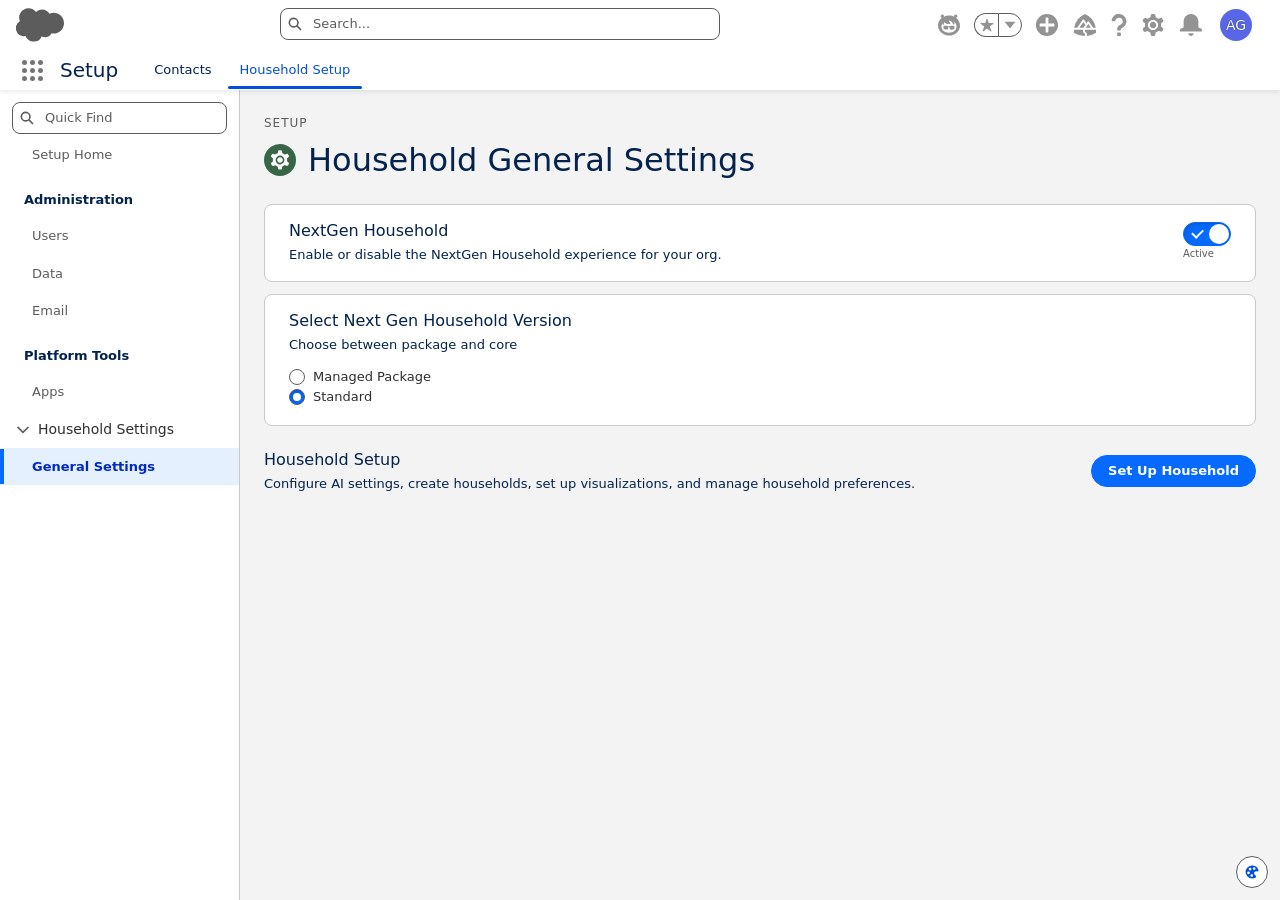
<file: index.html>
<!DOCTYPE html>
<html lang="en">
<head>
    <meta charset="UTF-8">
    <meta name="viewport" content="width=device-width, initial-scale=1, minimum-scale=1" />
    <title>Salesforce</title>
    <link rel="icon" href="./images/salesforce.svg" type="image/svg+xml">
    <link rel="icon" href="./favicon.ico" type="image/x-icon">
    <link rel="stylesheet" href="./loading.css">
  <script type="module" crossorigin src="./assets/index-ZkClZGaV.js"></script>
  <link rel="modulepreload" crossorigin href="./assets/preload-helper-PPVm8Dsz.js">
</head>
<body>
    <div id="app"></div>
    <div id="app-loading">Loading…</div>
</body>
</html>
</file>
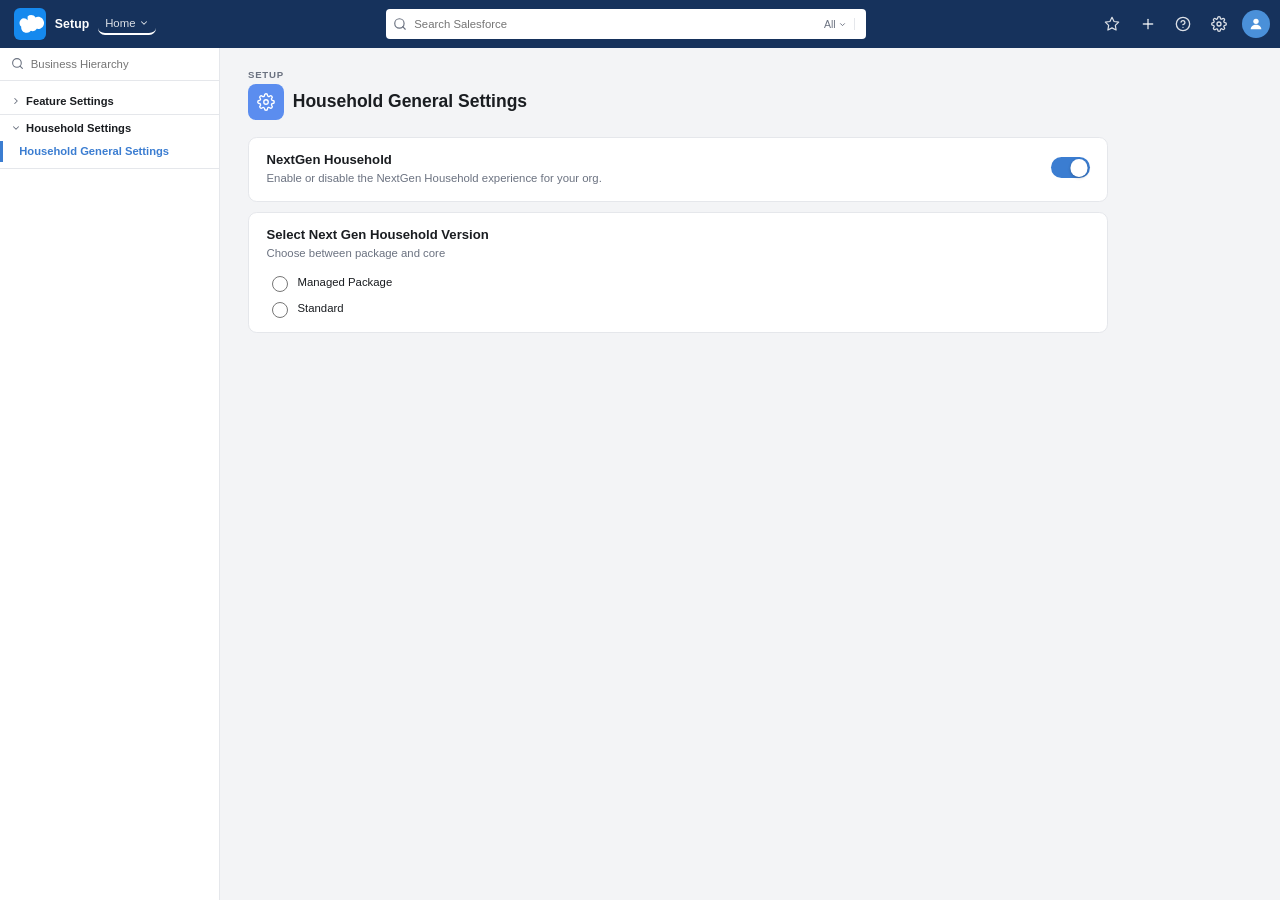
<file: chronicle_view_settings.html>
<!DOCTYPE html>
<html lang="en">
<head>
  <meta charset="UTF-8" />
  <meta name="viewport" content="width=device-width, initial-scale=1.0" />
  <title>Household General Settings – Setup</title>
  <link rel="stylesheet" href="household-setup.css" />
  <style>
    /* ── Objects card (panel 7 list view) ── */
    .cv-obj-card { border:1px solid #dddbda; border-radius:8px; overflow:hidden; background:#fff; box-shadow:0 1px 4px rgba(0,0,0,.06); }
    /* SLDS-style tab bar */
    .cv-tab-bar { display:flex; border-bottom:2px solid #e0e0e0; padding:0 20px; background:#fff; }
    .cv-tab-item { padding:11px 16px; font-size:13px; font-weight:600; color:#706e6b; cursor:pointer; border-bottom:2px solid transparent; margin-bottom:-2px; transition:color .15s, border-color .15s; display:flex; align-items:center; gap:7px; user-select:none; }
    .cv-tab-item:hover { color:#0176d3; }
    .cv-tab-item.active { color:#0176d3; border-bottom-color:#0176d3; }
    .cv-tab-count { background:#e0e0e0; color:#706e6b; font-size:10px; font-weight:700; padding:1px 7px; border-radius:10px; transition:background .15s, color .15s; }
    .cv-tab-item.active .cv-tab-count { background:#d4e9ff; color:#0050a0; }
    /* Table toolbar */
    .cv-tbl-toolbar { display:flex; align-items:center; justify-content:space-between; padding:9px 20px; border-bottom:1px solid #f3f2f2; }
    .cv-tbl-count { font-size:12px; color:#3e3e3c; font-weight:600; }
    .cv-tbl-search { position:relative; display:flex; align-items:center; }
    .cv-tbl-search-icon { position:absolute; left:8px; color:#a9a7a4; pointer-events:none; }
    .cv-tbl-search input { padding:5px 10px 5px 28px; border:1px solid #dddbda; border-radius:4px; font-size:12px; color:#3e3e3c; outline:none; width:190px; background:#fff; }
    .cv-tbl-search input:focus { border-color:#0176d3; box-shadow:0 0 0 2px rgba(1,118,211,.15); }
    /* Table inside card — override generic table styles */
    .cv-obj-card .cv-obj-table { margin:0; }
    .cv-obj-card .cv-obj-table th { padding:8px 20px; background:#fafafa; font-size:11px; }
    .cv-obj-card .cv-obj-table td { padding:12px 20px; border-bottom:1px solid #f3f2f2; }
    .cv-obj-card .cv-obj-table tr:last-child td { border-bottom:none; }
    .cv-obj-card .cv-obj-table tr:hover td { background:#f0f9ff; }
    .cv-row-num-th { width:28px; text-align:center; color:#a9a7a4 !important; }
    .cv-row-num-td { text-align:center; color:#a9a7a4; font-size:11px; width:28px; }
    /* CSS counter for auto row numbering */
    #cv-obj-tbody { counter-reset:cv-obj-row; }
    #cv-obj-tbody tr:not([hidden]) { counter-increment:cv-obj-row; }
    #cv-obj-tbody .cv-row-num-td::before { content:counter(cv-obj-row); }
    /* Drag handle column */
    .cv-grip-th  { width:20px; padding:8px 4px 8px 14px !important; }
    .cv-grip-td  { padding:12px 4px 12px 14px !important; width:20px; }
    .cv-row-grip { color:#c9c7c5; cursor:grab; font-size:15px; line-height:1; display:inline-block; opacity:0; transition:opacity .12s; user-select:none; }
    .cv-row-grip:active { cursor:grabbing; }
    #cv-obj-tbody tr:hover .cv-row-grip { opacity:1; }
    /* Drag states */
    #cv-obj-tbody tr[draggable] { transition:opacity .15s; }
    #cv-obj-tbody tr.cv-row--dragging { opacity:.35; }
    #cv-obj-tbody tr.cv-row--drag-over { background:#e8f4ff !important; box-shadow:inset 0 2px 0 #0176d3; }
    /* Card footer */
    .cv-obj-card-footer { padding:12px 20px; border-top:1px solid #f3f2f2; background:#fafafa; }
    /* Data model badges (still used in table cells) */
    .cv-dm-badge-pkg  { display:inline-block; background:#fff3cd; color:#856404; font-size:9px; font-weight:700; padding:1px 5px; border-radius:3px; margin-left:4px; vertical-align:middle; }
    .cv-dm-badge-core { display:inline-block; background:#d1fae5; color:#065f46; font-size:9px; font-weight:700; padding:1px 5px; border-radius:3px; margin-left:4px; vertical-align:middle; }
    /* Objects table */
    .cv-obj-table { width:100%; border-collapse:collapse; font-size:12px; margin-bottom:12px; }
    .cv-obj-table th { text-align:left; font-size:10px; font-weight:700; color:#706e6b; text-transform:uppercase; letter-spacing:.4px; padding:6px 10px; border-bottom:2px solid #e0e0e0; }
    .cv-obj-table td { padding:10px; border-bottom:1px solid #f3f2f2; vertical-align:middle; }
    .cv-obj-table tr:hover td { background:#fafafa; }
    .cv-obj-color-dot { width:12px; height:12px; border-radius:50%; display:inline-block; flex-shrink:0; }
    .cv-obj-label-cell { display:flex; align-items:center; gap:8px; font-weight:600; font-size:12px; }
    .cv-obj-date { font-family:monospace; font-size:11px; color:#706e6b; }
    /* Row actions dropdown */
    .cv-row-actions { position:relative; display:inline-flex; }
    .cv-row-actions-btn { background:none; border:1px solid transparent; border-radius:4px; padding:5px 8px; cursor:pointer; color:#a9a7a4; display:flex; align-items:center; justify-content:center; transition:all .12s; }
    .cv-row-actions-btn:hover { border-color:#dddbda; color:#3e3e3c; background:#f3f2f2; }
    .cv-row-actions-btn[aria-expanded="true"] { border-color:#0176d3; color:#0176d3; background:#eaf4ff; }
    .cv-row-menu { position:absolute; right:0; top:calc(100% + 4px); background:#fff; border:1px solid #dddbda; border-radius:6px; box-shadow:0 4px 20px rgba(0,0,0,.14); min-width:168px; z-index:100; padding:4px 0; }
    .cv-row-menu-item { display:flex; align-items:center; gap:9px; padding:8px 14px; font-size:12px; font-weight:600; color:#3e3e3c; cursor:pointer; background:none; border:none; width:100%; text-align:left; transition:background .1s; }
    .cv-row-menu-item:hover { background:#f0f9ff; color:#0176d3; }
    .cv-row-menu-item--danger { color:#706e6b; }
    .cv-row-menu-item--danger:hover { background:#fff4f4; color:#c23934; }
    .cv-row-menu-divider { height:1px; background:#e8e8e8; margin:3px 0; }
    .cv-obj-add-btn { display:inline-flex; align-items:center; gap:6px; padding:6px 14px; border:1px solid #0176d3; border-radius:4px; background:#fff; color:#0176d3; font-size:12px; font-weight:600; cursor:pointer; margin-top:2px; }
    .cv-obj-add-btn:hover { background:#e8f4ff; }
    /* SLDS toggle */
    .cv-tog { display:inline-flex; width:34px; height:18px; border-radius:9px; background:#c9c7c5; position:relative; cursor:pointer; transition:background .2s; flex-shrink:0; }
    .cv-tog.on { background:#0176d3; }
    .cv-tog::after { content:''; position:absolute; width:14px; height:14px; background:#fff; border-radius:50%; top:2px; left:2px; transition:left .2s; box-shadow:0 1px 3px rgba(0,0,0,.25); }
    .cv-tog.on::after { left:18px; }

    /* ── Full-panel view switch ── */
    .cv-list-view  { display:flex; flex-direction:column; gap:0; }
    .cv-form-view  { display:flex; flex-direction:column; }

    /* Breadcrumb back nav */
    .cv-bc-bar { display:flex; align-items:center; gap:6px; padding-bottom:14px; margin-bottom:20px; border-bottom:1px solid #e8e8e8; }
    .cv-bc-back { background:none; border:none; color:#0176d3; font-size:12px; font-weight:600; cursor:pointer; padding:0; display:inline-flex; align-items:center; gap:5px; }
    .cv-bc-back:hover { text-decoration:underline; }
    .cv-bc-sep   { color:#c9c7c5; font-size:13px; user-select:none; }
    .cv-bc-title { font-size:12px; font-weight:600; color:#3e3e3c; }

    /* Full-width horizontal stepper */
    .cv-fstepper { display:flex; align-items:flex-start; margin-bottom:28px; }
    .cv-fstep { display:flex; flex-direction:column; align-items:center; gap:5px; min-width:80px; cursor:default; }
    .cv-fstep-num  { width:32px; height:32px; border-radius:50%; background:#e8e8e8; color:#706e6b; font-size:13px; font-weight:700; display:flex; align-items:center; justify-content:center; transition:background .2s, color .2s; flex-shrink:0; }
    .cv-fstep.active .cv-fstep-num { background:#0176d3; color:#fff; box-shadow:0 0 0 3px rgba(1,118,211,.18); }
    .cv-fstep.done   .cv-fstep-num { background:#2e844a; color:#fff; }
    .cv-fstep-label  { font-size:11px; font-weight:600; color:#706e6b; white-space:nowrap; text-align:center; }
    .cv-fstep.active .cv-fstep-label { color:#0176d3; }
    .cv-fstep.done   .cv-fstep-label { color:#2e844a; }
    .cv-fstep-line   { flex:1; height:2px; background:#e0e0e0; margin:0 4px; margin-top:15px; }
    .cv-fstep.done + .cv-fstep-line { background:#2e844a; }

    /* Form body (scrollable) and fields (max-width for readability) */
    .cv-form-body   { flex:1; overflow-y:auto; }
    .cv-form-fields { max-width:500px; }

    /* Two-column field grid for wider viewport */
    .cv-field-grid { display:grid; grid-template-columns:1fr 1fr; gap:0 20px; max-width:500px; }
    .cv-field-grid .cv-form-row { margin-bottom:14px; }
    .cv-field-grid .cv-form-row--full { grid-column:1/-1; }

    /* Sticky form footer */
    .cv-form-footer { display:flex; align-items:center; gap:8px; padding-top:14px; margin-top:16px; border-top:1px solid #e8e8e8; flex-shrink:0; }
    .cv-form-footer-spacer { flex:1; }
    .cv-btn-secondary { padding:6px 16px; border:1px solid #dddbda; border-radius:4px; background:#fff; font-size:12px; font-weight:600; cursor:pointer; color:#3e3e3c; }
    .cv-btn-secondary:hover { background:#f3f2f2; }
    .cv-btn-primary { padding:6px 16px; border:1px solid #0176d3; border-radius:4px; background:#0176d3; font-size:12px; font-weight:600; cursor:pointer; color:#fff; }
    .cv-btn-primary:hover { background:#0160ae; border-color:#0160ae; }

    /* Form primitives */
    .cv-form-row { margin-bottom:14px; }
    .cv-form-lbl { font-size:11px; font-weight:700; color:#444; margin-bottom:4px; display:flex; align-items:center; gap:5px; }
    .cv-form-lbl span { color:#e53935; margin-left:2px; }
    /* Info icon tooltip — blue circle, white italic i */
    .cv-info-icon { width:16px; height:16px; border-radius:50%; background:#0176d3 !important; color:#fff !important; font-size:10px; font-weight:700; font-style:italic; font-family:Georgia,serif; display:inline-flex; align-items:center; justify-content:center; cursor:default; position:relative; flex-shrink:0; line-height:1; }
    .cv-info-icon:hover .cv-info-tip, .cv-info-icon:focus .cv-info-tip { display:block; }
    .cv-info-tip { display:none; position:absolute; left:50%; bottom:calc(100% + 6px); transform:translateX(-50%); background:#1d1d1d; color:#fff !important; font-size:10px; font-weight:400; font-style:normal; font-family:-apple-system,BlinkMacSystemFont,'Segoe UI',sans-serif; padding:6px 9px; border-radius:5px; z-index:300; pointer-events:none; line-height:1.5; min-width:160px; max-width:220px; white-space:normal; }
    .cv-info-tip::after { content:''; position:absolute; top:100%; left:50%; transform:translateX(-50%); border:4px solid transparent; border-top-color:#1d1d1d; }

    /* ── Split Object + Color input ── */
    .cv-split-input { display:flex; border:1px solid #dddbda; border-radius:4px; overflow:visible; position:relative; background:#fff; }
    .cv-split-input:focus-within { border-color:#0176d3; box-shadow:0 0 0 2px rgba(1,118,211,.15); }
    .cv-split-color { display:flex; align-items:center; gap:7px; padding:8px 10px; border-right:1px solid #dddbda; cursor:pointer; flex-shrink:0; position:relative; background:none; border-top:none; border-bottom:none; border-left:none; border-radius:4px 0 0 4px; user-select:none; }
    .cv-split-color:hover { background:#f8f8f8; }
    .cv-split-color-dot { width:18px; height:18px; border-radius:50%; flex-shrink:0; border:2px solid rgba(0,0,0,.1); transition:background .12s; }
    .cv-split-chevron { width:8px; height:8px; opacity:.5; flex-shrink:0; }
    .cv-split-sel { flex:1; border:none; outline:none; padding:8px 28px 8px 10px; font-size:12px; color:#1d1d1d; background:#fff url("data:image/svg+xml,%3Csvg xmlns='http://www.w3.org/2000/svg' width='10' height='6'%3E%3Cpath d='M0 0l5 6 5-6z' fill='%23706e6b'/%3E%3C/svg%3E") no-repeat right 10px center; appearance:none; border-radius:0 4px 4px 0; min-width:0; }
    .cv-split-sel:focus { outline:none; }
    /* Color popup */
    .cv-color-popup { position:absolute; top:calc(100% + 5px); left:0; background:#fff; border:1px solid #dddbda; border-radius:8px; box-shadow:0 6px 18px rgba(0,0,0,.15); padding:10px; display:grid; grid-template-columns:repeat(4,1fr); gap:7px; z-index:400; min-width:130px; }
    .cv-color-opt { width:24px; height:24px; border-radius:50%; cursor:pointer; border:2px solid transparent; transition:transform .1s, border-color .1s; }
    .cv-color-opt:hover { transform:scale(1.15); }
    .cv-color-opt.cv-color-active { border-color:#1d1d1d; box-shadow:0 0 0 2px #fff inset; }
    .cv-form-inp { width:100%; padding:8px 10px; border:1px solid #dddbda; border-radius:4px; font-size:12px; color:#1d1d1d; outline:none; box-sizing:border-box; }
    .cv-form-inp:focus { border-color:#0176d3; box-shadow:0 0 0 2px rgba(1,118,211,.15); }
    .cv-form-sel { width:100%; padding:8px 28px 8px 10px; border:1px solid #dddbda; border-radius:4px; font-size:12px; color:#1d1d1d; background:#fff url("data:image/svg+xml,%3Csvg xmlns='http://www.w3.org/2000/svg' width='10' height='6'%3E%3Cpath d='M0 0l5 6 5-6z' fill='%23706e6b'/%3E%3C/svg%3E") no-repeat right 10px center; outline:none; appearance:none; box-sizing:border-box; }
    .cv-form-sel:focus { border-color:#0176d3; box-shadow:0 0 0 2px rgba(1,118,211,.15); }
    .cv-form-hint { font-size:10px; color:#706e6b; margin-top:4px; line-height:1.4; }
    .cv-form-inp:disabled,
    .cv-form-sel:disabled { background:#f3f3f3; color:#aeaeae; border-color:#e0e0e0; cursor:not-allowed; pointer-events:none; }
    .cv-form-row--disabled .cv-form-lbl { color:#aeaeae; }
    .cv-form-row--disabled .cv-form-lbl span { color:#aeaeae; }

    /* Step title & description */
    .cv-step-title { font-size:17px; font-weight:700; color:#1d1d1d; margin:0 0 8px; line-height:1.25; }
    .cv-step-desc { margin:0 0 22px; font-size:13px; color:#706e6b; line-height:1.6; }


    /* Field Panel tabs (Detail Panel Fields) */
    .cv-obj-tabs { display:flex; border-bottom:2px solid #e0e0e0; margin-bottom:16px; }
    .cv-obj-tab  { padding:8px 16px; font-size:12px; font-weight:600; cursor:pointer; color:#706e6b; border-bottom:2px solid transparent; margin-bottom:-2px; display:flex; align-items:center; gap:6px; white-space:nowrap; }
    .cv-obj-tab .cv-tab-dot { width:9px; height:9px; border-radius:50%; }
    .cv-obj-tab:hover { color:#444; }
    .cv-obj-tab.active { color:#0176d3; border-bottom-color:#0176d3; }
    /* ── SLDS-style fields table (panel 8) ── */
    .cv-fields-wrap { border:1px solid #dddbda; border-radius:6px; overflow:hidden; margin-top:4px; }
    .cv-fields-table { width:100%; border-collapse:collapse; }
    .cv-fields-table thead tr { background:#f8f7f6; }
    .cv-fields-table th { font-size:11px; font-weight:700; color:#706e6b; text-transform:uppercase; letter-spacing:.4px; padding:9px 12px; border-bottom:2px solid #dddbda; text-align:left; white-space:nowrap; user-select:none; }
    .cv-fields-table td { padding:9px 12px; border-bottom:1px solid #f0eff0; font-size:12px; color:#3e3e3c; vertical-align:middle; }
    .cv-fields-table tbody tr:last-child td { border-bottom:none; }
    .cv-fields-table tbody tr:hover td { background:#f8f7f6; }
    .cv-ft-grip-th, .cv-ft-grip { width:20px; color:#c9c7c5; cursor:grab; font-size:14px; padding-left:8px; padding-right:0; }
    .cv-ft-hl-th { width:100px; text-align:center !important; }
    .cv-ft-hl { text-align:center; }
    .cv-ft-rm-th, .cv-ft-rm-td { width:36px; text-align:center !important; }
    .cv-ft-label { font-weight:600; white-space:nowrap; }
    .cv-ft-api, .cv-ft-api-th { display:none; }
    .cv-ft-type { font-size:11px; color:#706e6b; white-space:nowrap; }
    /* Highlight count badge in column header */
    .cv-hl-badge { display:inline-block; font-size:10px; font-weight:700; padding:1px 7px; border-radius:8px; background:#e8a000; color:#fff; margin-left:4px; vertical-align:middle; }
    .cv-hl-badge--partial { background:#f59e0b; }
    .cv-hl-badge--empty   { background:#c9c7c5; }

    /* ── Detail Panel Info Card ── */
    .cv-dp-info { display:flex; align-items:stretch; background:#f8f7f5; border:1px solid #e8e6e3; border-radius:8px; padding:14px 16px; margin:16px 0 22px; gap:0; }
    .cv-dp-schematic { flex-shrink:0; width:240px; background:#fff; border:1px solid #e0ddd8; border-radius:6px; overflow:hidden; font-size:9px; display:flex; flex-direction:column; }
    .cv-dp-sch-zone { flex:1; padding:10px 10px; }
    .cv-dp-sch-zone + .cv-dp-sch-zone { border-top:1px solid #e0ddd8; }
    .cv-dp-sch-zone-lbl { display:flex; align-items:center; gap:5px; font-weight:700; font-size:8.5px; letter-spacing:.5px; text-transform:uppercase; color:#706e6b; margin-bottom:8px; }
    .cv-dp-sch-dot { width:8px; height:8px; border-radius:50%; flex-shrink:0; }
    .cv-dp-sch-fields { display:grid; grid-template-columns:repeat(4,1fr); gap:5px; }
    .cv-dp-sch-field { background:#fff8ed; border:1px solid #f0c070; border-radius:4px; padding:5px 4px; font-size:9px; font-weight:600; color:#856404; text-align:center; white-space:nowrap; }
    .cv-dp-sch-body-grid { display:grid; grid-template-columns:1fr 1fr; gap:5px; margin-top:2px; }
    .cv-dp-sch-line { height:8px; background:#e8e6e3; border-radius:3px; }
    .cv-dp-sch-line:nth-child(odd)  { width:100%; }
    .cv-dp-sch-line:nth-child(even) { width:85%; }
    /* Dotted connectors */
    .cv-dp-connectors { display:flex; flex-direction:column; width:28px; flex-shrink:0; }
    .cv-dp-conn-row { flex:1; display:flex; align-items:center; }
    .cv-dp-conn-line { width:100%; border:none; border-bottom:1.5px dashed #c9c7c5; }
    /* Text rows */
    .cv-dp-info-rows { flex:1; display:flex; flex-direction:column; min-width:0; }
    .cv-dp-info-row { flex:1; display:flex; align-items:center; padding:4px 0; }
    .cv-dp-info-row + .cv-dp-info-row { border-top:1px solid #e8e6e3; }
    .cv-dp-info-row p { margin:0; font-size:12px; color:#3e3e3c; line-height:1.5; }
    .cv-dp-info-row strong { color:#1d1d1d; }
    /* Remove button */
    .cv-field-rm { background:none; border:1px solid #e0e0e0; border-radius:3px; color:#bbb; cursor:pointer; font-size:14px; line-height:1; padding:2px 5px; transition:border-color .12s, color .12s; }
    .cv-field-rm:hover { border-color:#e53935; color:#e53935; background:#fff5f5; }
    /* Add-field row */
    .cv-ft-add-row { display:flex; align-items:center; gap:8px; padding:9px 12px; background:#f8f7f6; border-top:1px solid #dddbda; }
    .cv-ft-add-label { font-size:11px; color:#706e6b; white-space:nowrap; }
    .cv-ft-picker { padding:5px 10px; border:1px solid #dddbda; border-radius:4px; font-size:12px; color:#3e3e3c; background:#fff; cursor:pointer; min-width:240px; }
    .cv-ft-picker:focus { outline:none; border-color:#0176d3; box-shadow:0 0 0 2px rgba(1,118,211,.12); }
    /* Flash animation for newly added rows */
    @keyframes cvRowFlash { 0%{background:#fff59d;} 100%{background:transparent;} }
    .cv-ft-row--flash td { animation:cvRowFlash .55s ease forwards; }
    /* Info banner */
    .cv-info-banner { background:#edf5ff; border:1px solid #b3d4f5; border-radius:4px; padding:10px 14px; font-size:11px; color:#0050a0; display:flex; gap:8px; align-items:flex-start; margin-bottom:16px; line-height:1.5; }
    /* AI toggle rows */
    .cv-toggle-row { display:flex; align-items:flex-start; gap:12px; margin-bottom:18px; }
    .cv-toggle-row:last-child { margin-bottom:0; }

    /* ── Add / Edit Object modal ── */
    .cv-form-modal-overlay {
      position:fixed; inset:0; z-index:600;
      background:rgba(0,0,0,.6);
      display:flex; align-items:center; justify-content:center;
    }
    .cv-form-modal-card {
      background:#fff; border-radius:12px;
      box-shadow:0 20px 60px rgba(0,0,0,.35);
      width:560px; max-width:96vw; max-height:90vh;
      display:flex; flex-direction:column; overflow:hidden;
    }
    /* Centered header — close button pinned to the right absolutely */
    .cv-form-modal-hdr {
      position:relative; display:flex; align-items:center; justify-content:center;
      padding:18px 52px 16px; border-bottom:1px solid #e8e8e8;
      flex-shrink:0; background:#fff;
    }
    .cv-form-modal-title { font-size:17px; font-weight:700; color:#1d1d1d; margin:0; text-align:center; }
    .cv-form-modal-close {
      position:absolute; right:16px; top:50%; transform:translateY(-50%);
      background:none; border:none; cursor:pointer;
      color:#706e6b; padding:6px; border-radius:4px;
      display:flex; align-items:center; line-height:1; transition:background .12s,color .12s;
    }
    .cv-form-modal-close:hover { color:#1d1d1d; background:#e8e8e8; }
    .cv-form-modal-body { flex:1; overflow-y:auto; padding:24px 28px 12px; }
    /* 3-column footer: [Cancel] [dot progress] [Back + Next] */
    .cv-form-modal-footer {
      display:flex; justify-content:space-between;
      align-items:center; gap:16px;
      padding:16px 24px 20px; border-top:1px solid #e8e8e8; flex-shrink:0;
    }
    .cv-footer-right { display:flex; justify-content:flex-end; gap:8px; }
    /* Dot progress stepper */
    .cv-step-dots { display:flex; align-items:center; justify-content:center; }
    .cv-step-dot {
      width:11px; height:11px; border-radius:50%; background:#c9c7c5;
      transition:background .2s, width .2s, height .2s; flex-shrink:0;
    }
    .cv-step-dot--active { width:14px; height:14px; background:#0176d3; }
    .cv-step-dot--done   { background:#2e844a; }
    .cv-step-dot-line    { width:40px; height:2px; background:#c9c7c5; transition:background .2s; flex-shrink:0; }
    .cv-step-dot-line--done { background:#2e844a; }
    /* Pill buttons */
    .cv-btn-pill { padding:8px 22px; border-radius:24px; font-size:13px; font-weight:600; cursor:pointer; transition:all .15s; line-height:1.2; }
    .cv-btn-pill--secondary { background:#fff; border:1.5px solid #c9c7c5; color:#3e3e3c; }
    .cv-btn-pill--secondary:hover { background:#f3f2f2; border-color:#a9a7a4; }
    .cv-btn-pill--primary { background:#0176d3; border:1.5px solid #0176d3; color:#fff; }
    .cv-btn-pill--primary:hover { background:#0160ae; }
  </style>
</head>
<body>

  <!-- ── Salesforce Setup page ─────────────────────────────── -->
  <div class="sf-page" id="sf-page">

    <!-- Top navigation bar -->
    <header class="sf-topnav" aria-label="Salesforce top navigation">
      <div class="sf-topnav__left">
        <div class="sf-topnav__logo" aria-label="Salesforce">
          <svg width="28" height="20" viewBox="0 0 124 84" fill="none" xmlns="http://www.w3.org/2000/svg" aria-hidden="true">
            <path d="M51.3 9.2a22.3 22.3 0 0 1 15.8-6.6c7.8 0 14.7 4 18.9 10.1a26.4 26.4 0 0 1 11.5-2.7c14.7 0 26.6 12.1 26.6 27s-11.9 27-26.6 27c-1.9 0-3.7-.2-5.5-.6a19.7 19.7 0 0 1-17.5 10.9 19.4 19.4 0 0 1-8.5-1.9A22.5 22.5 0 0 1 46 80.7C33.3 80.7 23 70.2 23 57.3c0-1.2.1-2.4.3-3.5A19.8 19.8 0 0 1 15.5 37a19.9 19.9 0 0 1 19.8-20 19.6 19.6 0 0 1 16 8.2Z" fill="white"/>
          </svg>
        </div>
        <span class="sf-topnav__app-name">Setup</span>
        <div class="sf-topnav__breadcrumb">
          <button type="button" class="sf-topnav__breadcrumb-btn">
            Home
            <svg width="10" height="10" viewBox="0 0 24 24" fill="none" stroke="currentColor" stroke-width="2.5" stroke-linecap="round" stroke-linejoin="round" aria-hidden="true"><polyline points="6 9 12 15 18 9"/></svg>
          </button>
        </div>
      </div>
      <div class="sf-topnav__center">
        <div class="sf-topnav__search" role="search">
          <svg class="sf-topnav__search-icon" width="14" height="14" viewBox="0 0 24 24" fill="none" stroke="currentColor" stroke-width="2" stroke-linecap="round" stroke-linejoin="round" aria-hidden="true"><circle cx="11" cy="11" r="8"/><line x1="21" y1="21" x2="16.65" y2="16.65"/></svg>
          <input type="search" class="sf-topnav__search-input" placeholder="Search Salesforce" aria-label="Search Salesforce" />
          <span class="sf-topnav__search-badge" aria-label="All">
            All
            <svg width="9" height="9" viewBox="0 0 24 24" fill="none" stroke="currentColor" stroke-width="2.5" aria-hidden="true"><polyline points="6 9 12 15 18 9"/></svg>
          </span>
        </div>
      </div>
      <div class="sf-topnav__right" aria-hidden="true">
        <button type="button" class="sf-topnav__icon-btn" tabindex="-1" aria-label="Favourites">
          <svg width="16" height="16" viewBox="0 0 24 24" fill="none" stroke="currentColor" stroke-width="1.8" stroke-linecap="round" stroke-linejoin="round"><polygon points="12 2 15.09 8.26 22 9.27 17 14.14 18.18 21.02 12 17.77 5.82 21.02 7 14.14 2 9.27 8.91 8.26 12 2"/></svg>
        </button>
        <button type="button" class="sf-topnav__icon-btn" tabindex="-1" aria-label="New">
          <svg width="16" height="16" viewBox="0 0 24 24" fill="none" stroke="currentColor" stroke-width="2" stroke-linecap="round" stroke-linejoin="round"><line x1="12" y1="5" x2="12" y2="19"/><line x1="5" y1="12" x2="19" y2="12"/></svg>
        </button>
        <button type="button" class="sf-topnav__icon-btn" tabindex="-1" aria-label="Help">
          <svg width="16" height="16" viewBox="0 0 24 24" fill="none" stroke="currentColor" stroke-width="2" stroke-linecap="round" stroke-linejoin="round"><circle cx="12" cy="12" r="10"/><path d="M9.09 9a3 3 0 0 1 5.83 1c0 2-3 3-3 3"/><line x1="12" y1="17" x2="12.01" y2="17"/></svg>
        </button>
        <button type="button" class="sf-topnav__icon-btn" tabindex="-1" aria-label="Settings">
          <svg width="16" height="16" viewBox="0 0 24 24" fill="none" stroke="currentColor" stroke-width="2" stroke-linecap="round" stroke-linejoin="round"><circle cx="12" cy="12" r="3"/><path d="M19.4 15a1.65 1.65 0 0 0 .33 1.82l.06.06a2 2 0 0 1-2.83 2.83l-.06-.06a1.65 1.65 0 0 0-1.82-.33 1.65 1.65 0 0 0-1 1.51V21a2 2 0 0 1-4 0v-.09A1.65 1.65 0 0 0 9 19.4a1.65 1.65 0 0 0-1.82.33l-.06.06a2 2 0 0 1-2.83-2.83l.06-.06A1.65 1.65 0 0 0 4.68 15a1.65 1.65 0 0 0-1.51-1H3a2 2 0 0 1 0-4h.09A1.65 1.65 0 0 0 4.6 9a1.65 1.65 0 0 0-.33-1.82l-.06-.06a2 2 0 0 1 2.83-2.83l.06.06A1.65 1.65 0 0 0 9 4.68a1.65 1.65 0 0 0 1-1.51V3a2 2 0 0 1 4 0v.09a1.65 1.65 0 0 0 1 1.51 1.65 1.65 0 0 0 1.82-.33l.06-.06a2 2 0 0 1 2.83 2.83l-.06.06A1.65 1.65 0 0 0 19.4 9a1.65 1.65 0 0 0 1.51 1H21a2 2 0 0 1 0 4h-.09a1.65 1.65 0 0 0-1.51 1Z"/></svg>
        </button>
        <div class="sf-topnav__avatar" tabindex="-1" aria-label="User profile">
          <svg width="16" height="16" viewBox="0 0 24 24" fill="currentColor" aria-hidden="true"><circle cx="12" cy="8" r="4"/><path d="M4 20c0-4 3.6-7 8-7s8 3 8 7"/></svg>
        </div>
      </div>
    </header>

    <!-- Page body: sidebar + content -->
    <div class="sf-body">

      <!-- Left sidebar -->
      <aside class="sf-sidebar" aria-label="Setup navigation">
        <div class="sf-sidebar__search">
          <svg class="sf-sidebar__search-icon" width="13" height="13" viewBox="0 0 24 24" fill="none" stroke="currentColor" stroke-width="2" stroke-linecap="round" stroke-linejoin="round" aria-hidden="true"><circle cx="11" cy="11" r="8"/><line x1="21" y1="21" x2="16.65" y2="16.65"/></svg>
          <input type="search" class="sf-sidebar__search-input" placeholder="Business Hierarchy" aria-label="Search navigation" />
        </div>

        <nav class="sf-sidebar__nav" aria-label="Setup sidebar">
          <!-- Feature Settings -->
          <div class="sf-nav-group">
            <button type="button" class="sf-nav-group__toggle" aria-expanded="false">
              <svg class="sf-nav-group__chevron" width="10" height="10" viewBox="0 0 24 24" fill="none" stroke="currentColor" stroke-width="2.5" stroke-linecap="round" stroke-linejoin="round" aria-hidden="true"><polyline points="9 18 15 12 9 6"/></svg>
              Feature Settings
            </button>
          </div>

          <!-- Household Settings (expanded / active) -->
          <div class="sf-nav-group sf-nav-group--open">
            <button type="button" class="sf-nav-group__toggle" aria-expanded="true">
              <svg class="sf-nav-group__chevron" width="10" height="10" viewBox="0 0 24 24" fill="none" stroke="currentColor" stroke-width="2.5" stroke-linecap="round" stroke-linejoin="round" aria-hidden="true"><polyline points="6 9 12 15 18 9"/></svg>
              Household Settings
            </button>
            <ul class="sf-nav-group__list" role="list">
              <li class="sf-nav-group__item sf-nav-group__item--active">
                <a href="#" class="sf-nav-group__link" aria-current="page">Household General Settings</a>
              </li>
            </ul>
          </div>

        </nav>
      </aside>

      <!-- Main content -->
      <main class="sf-main" aria-label="Household General Settings">
        <div class="sf-content">
          <!-- Page header -->
          <div class="sf-content__header">
            <span class="sf-content__eyebrow">SETUP</span>
            <div class="sf-content__title-row">
              <div class="sf-content__icon-wrap" aria-hidden="true">
                <svg width="18" height="18" viewBox="0 0 24 24" fill="none" stroke="white" stroke-width="1.8" stroke-linecap="round" stroke-linejoin="round"><circle cx="12" cy="12" r="3"/><path d="M19.4 15a1.65 1.65 0 0 0 .33 1.82l.06.06a2 2 0 0 1-2.83 2.83l-.06-.06a1.65 1.65 0 0 0-1.82-.33 1.65 1.65 0 0 0-1 1.51V21a2 2 0 0 1-4 0v-.09A1.65 1.65 0 0 0 9 19.4a1.65 1.65 0 0 0-1.82.33l-.06.06a2 2 0 0 1-2.83-2.83l.06-.06A1.65 1.65 0 0 0 4.68 15a1.65 1.65 0 0 0-1.51-1H3a2 2 0 0 1 0-4h.09A1.65 1.65 0 0 0 4.6 9a1.65 1.65 0 0 0-.33-1.82l-.06-.06a2 2 0 0 1 2.83-2.83l.06.06A1.65 1.65 0 0 0 9 4.68a1.65 1.65 0 0 0 1-1.51V3a2 2 0 0 1 4 0v.09a1.65 1.65 0 0 0 1 1.51 1.65 1.65 0 0 0 1.82-.33l.06-.06a2 2 0 0 1 2.83 2.83l-.06.06A1.65 1.65 0 0 0 19.4 9a1.65 1.65 0 0 0 1.51 1H21a2 2 0 0 1 0 4h-.09a1.65 1.65 0 0 0-1.51 1Z"/></svg>
              </div>
              <h1 class="sf-content__title">Household General Settings</h1>
            </div>
          </div>

          <!-- Next Gen Household toggle row -->
          <div class="sf-setting-row">
            <div class="sf-setting-row__body">
              <p class="sf-setting-row__title">NextGen Household</p>
              <p class="sf-setting-row__desc">Enable or disable the NextGen Household experience for your org.</p>
            </div>
            <div class="sf-setting-row__action">
              <label class="toggle" aria-label="Toggle Next Gen Household">
                <input type="checkbox" id="toggle-nextgen-hh" checked />
                <span class="toggle__ui"></span>
              </label>
            </div>
          </div>

          <!-- Select Version row (visible when toggle is on) -->
          <div class="sf-setting-row sf-setting-row--stacked" id="hh-version-row">
            <div class="sf-setting-row__body">
              <p class="sf-setting-row__title">Select Next Gen Household Version</p>
              <p class="sf-setting-row__desc">Choose between package and core</p>
            </div>
            <div class="sf-setting-row__radios" role="radiogroup" aria-label="Next Gen Household version">
              <label class="sf-radio">
                <input type="radio" name="hh-version" value="managed" id="hh-version-managed" />
                <span class="sf-radio__label">Managed Package</span>
              </label>
              <label class="sf-radio">
                <input type="radio" name="hh-version" value="standard" id="hh-version-standard" />
                <span class="sf-radio__label">Standard</span>
              </label>
            </div>
          </div>

          <!-- Household Setup launch row (hidden until a version is selected) -->
          <div class="sf-setting-row" id="hh-setup-row" hidden>
            <div class="sf-setting-row__body">
              <p class="sf-setting-row__title">Household Setup</p>
              <p class="sf-setting-row__desc">Configure AI settings, create households, set up visualizations, and manage household preferences.</p>
            </div>
            <div class="sf-setting-row__action">
              <button type="button" class="btn btn--primary-solid" id="btn-launch-setup">Set Up Household</button>
            </div>
          </div>
        </div>
      </main>

    </div><!-- /sf-body -->
  </div><!-- /sf-page -->

  <!-- ── Setup wizard modal (hidden until launched) ───────── -->
  <div class="app-backdrop" aria-hidden="true" id="app-backdrop" hidden></div>

  <div class="modal" role="dialog" aria-labelledby="modal-title" aria-modal="true" id="setup-modal" hidden>
    <header class="modal__header">
      <h1 id="modal-title" class="modal__title">Household Setup</h1>
      <button type="button" class="modal__close" id="btn-close" aria-label="Close">
        <span aria-hidden="true">&times;</span>
      </button>
    </header>

    <div class="modal__body">
      <nav class="stepper" aria-label="Setup steps">
        <ol class="stepper__list">
          <!-- Step 1: Global Preferences -->
          <li class="stepper__item stepper__item--main stepper__item--has-children is-active" data-step="global-prefs">
            <div class="stepper__parent">
              <button type="button" class="stepper__btn" data-nav="0">
                <span class="stepper__circle" aria-hidden="true">1</span>
                <span class="stepper__label">Global Preferences</span>
              </button>
            </div>
            <ol class="stepper__sub">
              <li class="stepper__sub-item is-active">
                <button type="button" class="stepper__sub-btn" data-nav="0">
                  <span class="stepper__sub-num">1.1</span>
                  <span class="stepper__sub-label">Global Settings</span>
                </button>
              </li>
              <li class="stepper__sub-item">
                <button type="button" class="stepper__sub-btn" data-nav="1">
                  <span class="stepper__sub-num">1.2</span>
                  <span class="stepper__sub-label">Set Up the Basics</span>
                </button>
              </li>
              <li class="stepper__sub-item">
                <button type="button" class="stepper__sub-btn" data-nav="2">
                  <span class="stepper__sub-num">1.3</span>
                  <span class="stepper__sub-label">Permission Sets and Access</span>
                </button>
              </li>
              <li class="stepper__sub-item">
                <button type="button" class="stepper__sub-btn" data-nav="3">
                  <span class="stepper__sub-num">1.4</span>
                  <span class="stepper__sub-label">Roles and Relationships</span>
                </button>
              </li>
            </ol>
          </li>

          <li class="stepper__item stepper__item--main stepper__item--has-children" data-step="create">
            <div class="stepper__parent">
              <button type="button" class="stepper__btn" data-nav="4">
                <span class="stepper__circle" aria-hidden="true">2</span>
                <span class="stepper__label">Create Household Settings</span>
              </button>
            </div>
            <ol class="stepper__sub">
              <li class="stepper__sub-item">
                <button type="button" class="stepper__sub-btn" data-nav="4">
                  <span class="stepper__sub-num">2.1</span>
                  <span class="stepper__sub-label">New Member Settings</span>
                </button>
              </li>
              <li class="stepper__sub-item">
                <button type="button" class="stepper__sub-btn" data-nav="5">
                  <span class="stepper__sub-num">2.2</span>
                  <span class="stepper__sub-label">Household Settings</span>
                </button>
              </li>
              <li class="stepper__sub-item">
                <button type="button" class="stepper__sub-btn" data-nav="6">
                  <span class="stepper__sub-num">2.3</span>
                  <span class="stepper__sub-label">Record Type</span>
                </button>
              </li>
            </ol>
          </li>

          <!-- Step 3: Household Chronicle View Settings -->
          <li class="stepper__item stepper__item--main stepper__item--has-children" data-step="chronicle">
            <div class="stepper__parent">
              <button type="button" class="stepper__btn" data-nav="7">
                <span class="stepper__circle" aria-hidden="true">3</span>
                <span class="stepper__label">Chronicle View Settings</span>
              </button>
            </div>
            <ol class="stepper__sub">
              <li class="stepper__sub-item">
                <button type="button" class="stepper__sub-btn" data-nav="7">
                  <span class="stepper__sub-num">3.1</span>
                  <span class="stepper__sub-label">Objects in Timeline</span>
                </button>
              </li>
              <li class="stepper__sub-item">
                <button type="button" class="stepper__sub-btn" data-nav="8">
                  <span class="stepper__sub-num">3.2</span>
                  <span class="stepper__sub-label">Detail Panel Fields</span>
                </button>
              </li>
            </ol>
          </li>
        </ol>
      </nav>

      <main class="content">
        <!-- 1.1 Global Settings -->
        <section class="panel panel--active" data-panel="0" aria-labelledby="heading-global-settings">
          <h2 id="heading-global-settings" class="content__heading">Turn on Group Membership and Households</h2>
          <p class="content__lede">
            Enable the Group Membership and Households feature to start managing household relationships and member data.
          </p>

          <div class="card">
            <div class="card__row card__row--toggle-end">
              <div>
                <h3 class="card__title">Turn on Group Membership and Households</h3>
                <a href="#" class="link-external">
                  See Considerations
                  <span class="icon-external" aria-hidden="true">↗</span>
                </a>
              </div>
              <div class="toggle-wrap">
                <label class="toggle">
                  <input type="checkbox" id="toggle-global-hh" />
                  <span class="toggle__ui"></span>
                  <span class="sr-only">Toggle Group Membership and Households</span>
                </label>
              </div>
            </div>
            <div class="card__divider"></div>
            <div class="card__row card__row--toggle-end">
              <div>
                <h3 class="card__title">Turn on Context Definitions</h3>
              </div>
              <div class="toggle-wrap">
                <label class="toggle">
                  <input type="checkbox" id="toggle-context-definitions" />
                  <span class="toggle__ui"></span>
                  <span class="sr-only">Toggle Context Definitions</span>
                </label>
              </div>
            </div>
          </div>
        </section>

        <!-- 1.2 Set Up the Basics -->
        <section class="panel" data-panel="1" aria-labelledby="heading-basics" hidden>
          <h2 id="heading-basics" class="content__heading">Set Up the Basics</h2>
          <p class="content__lede">Complete the required steps to start using this feature.</p>

          <div class="basics-sections-list">
          <!-- ── 1. Setup Person Accounts ──────────────────────── -->
          <div class="basics-section" id="basics-pa">
            <button type="button" class="basics-section__header" aria-expanded="false" aria-controls="basics-pa-body" data-basics-toggle>
              <svg class="basics-section__chevron" width="12" height="12" viewBox="0 0 24 24" fill="none" stroke="currentColor" stroke-width="2.5" stroke-linecap="round" stroke-linejoin="round" aria-hidden="true"><polyline points="9 18 15 12 9 6"/></svg>
              Setup Person Accounts
            </button>
            <div class="basics-section__body" id="basics-pa-body" hidden>

              <!-- Toggle card -->
              <div class="basics-toggle-card" id="pa-enable-step">
                <div class="basics-toggle-card__main">
                  <div class="basics-toggle-card__text">
                    <strong class="basics-toggle-card__title">Turn on Person Accounts</strong>
                    <p class="basics-toggle-card__desc">Enable person accounts to store information about individuals by combining certain account and contact fields into one record.</p>
                  </div>
                  <label class="toggle" title="Complete prerequisites to enable">
                    <input type="checkbox" id="toggle-person-accounts" disabled />
                    <span class="toggle__ui"></span>
                    <span class="sr-only">Turn on Person Accounts</span>
                  </label>
                </div>
                <div class="basics-toggle-card__notice basics-toggle-card__notice--warn" id="pa-gate-notice">
                  <svg width="13" height="13" viewBox="0 0 24 24" fill="none" stroke="currentColor" stroke-width="2" stroke-linecap="round" stroke-linejoin="round" aria-hidden="true"><path d="M10.29 3.86L1.82 18a2 2 0 0 0 1.71 3h16.94a2 2 0 0 0 1.71-3L13.71 3.86a2 2 0 0 0-3.42 0z"/><line x1="12" y1="9" x2="12" y2="13"/><line x1="12" y1="17" x2="12.01" y2="17"/></svg>
                  Complete the pre-requisites below to enable person accounts.
                </div>
              </div>

              <!-- Prerequisites card -->
              <div class="basics-prereq-card">

                <!-- Org Impact Acknowledgment -->
                <div class="basics-prereq-row" id="pa-consent-prereq-item">
                  <div class="basics-prereq-row__body">
                    <strong class="basics-prereq-row__title">Org Impact Acknowledgment</strong>
                    <p class="basics-prereq-row__desc">Review the impact of turning-on and using person accounts.</p>
                    <label class="basics-prereq-row__check-label">
                      <input type="checkbox" id="pa-consent-prereq-check" name="prereq-consent" />
                      <span>Review the impact of turning-on and using person accounts</span>
                    </label>
                  </div>
                  <button type="button" class="basics-prereq-row__cta" id="btn-pa-terms">Review Org Impact</button>
                </div>
                <div class="basics-prereq-divider"></div>

                <!-- Create Accounts Record Type (sub-accordion) -->
                <div class="basics-prereq-row basics-prereq-row--expandable">
                  <div class="basics-prereq-row__body">
                    <button type="button" class="basics-sub-toggle" id="pa-create-rt-chevron" aria-expanded="false" aria-controls="pa-create-rt-panel">
                      <svg class="basics-section__chevron" width="11" height="11" viewBox="0 0 24 24" fill="none" stroke="currentColor" stroke-width="2.5" stroke-linecap="round" stroke-linejoin="round" aria-hidden="true"><polyline points="9 18 15 12 9 6"/></svg>
                      <strong class="basics-prereq-row__title">Create Accounts Record Type</strong>
                    </button>
                    <p class="basics-prereq-row__desc" style="padding-left:1.375rem;">To use person accounts, you need at least one record type set up for business accounts. Salesforce creates a record type for person accounts when they are enabled.</p>
                  </div>
                </div>
                <div class="basics-prereq-subpanel" id="pa-create-rt-panel" hidden>
                  <div class="pa-section">
                    <p class="field-block__label">Business Record Type Name</p>
                    <p class="field-block__hint">The system will automatically create a default "Business" record type if one doesn't exist. You can rename it below.</p>
                    <div style="max-width:22rem;">
                      <label class="form-row__label" for="pa-rt-name" style="display:block;margin-bottom:0.35rem;">Record Type Name</label>
                      <input type="text" class="form-row__input" id="pa-rt-name" value="Business" style="width:100%;" />
                    </div>
                  </div>
                  <div class="card__divider"></div>
                  <div class="pa-section">
                    <p class="field-block__label">Record Type Profile Assignment</p>
                    <p class="field-block__hint">Select which active profiles should have access to the new Person Account record type. System Administrator and Standard User are pre-selected.</p>
                    <div class="dueling-picklist">
                      <div class="dueling-picklist__col">
                        <p class="dueling-picklist__col-label">Available Profiles</p>
                        <select class="dueling-picklist__list" id="pa-dp-available" multiple aria-label="Available profiles">
                          <option value="Read Only">Read Only</option>
                          <option value="Solution Manager">Solution Manager</option>
                          <option value="Contract Manager">Contract Manager</option>
                          <option value="Marketing User">Marketing User</option>
                          <option value="Chatter Free User">Chatter Free User</option>
                        </select>
                      </div>
                      <div class="dueling-picklist__controls">
                        <button type="button" class="btn dueling-picklist__ctrl-btn" id="pa-dp-move-right" aria-label="Move selected to Selected Profiles"><svg xmlns="http://www.w3.org/2000/svg" width="13" height="13" viewBox="0 0 24 24" fill="none" stroke="currentColor" stroke-width="2.5" stroke-linecap="round" stroke-linejoin="round" aria-hidden="true"><polyline points="9 18 15 12 9 6"/></svg></button>
                        <button type="button" class="btn dueling-picklist__ctrl-btn" id="pa-dp-move-all-right" aria-label="Move all to Selected Profiles"><svg xmlns="http://www.w3.org/2000/svg" width="13" height="13" viewBox="0 0 24 24" fill="none" stroke="currentColor" stroke-width="2.5" stroke-linecap="round" stroke-linejoin="round" aria-hidden="true"><polyline points="5 18 11 12 5 6"/><polyline points="13 18 19 12 13 6"/></svg></button>
                        <button type="button" class="btn dueling-picklist__ctrl-btn" id="pa-dp-move-left" aria-label="Move selected to Available Profiles"><svg xmlns="http://www.w3.org/2000/svg" width="13" height="13" viewBox="0 0 24 24" fill="none" stroke="currentColor" stroke-width="2.5" stroke-linecap="round" stroke-linejoin="round" aria-hidden="true"><polyline points="15 18 9 12 15 6"/></svg></button>
                        <button type="button" class="btn dueling-picklist__ctrl-btn" id="pa-dp-move-all-left" aria-label="Move all to Available Profiles"><svg xmlns="http://www.w3.org/2000/svg" width="13" height="13" viewBox="0 0 24 24" fill="none" stroke="currentColor" stroke-width="2.5" stroke-linecap="round" stroke-linejoin="round" aria-hidden="true"><polyline points="19 18 13 12 19 6"/><polyline points="11 18 5 12 11 6"/></svg></button>
                      </div>
                      <div class="dueling-picklist__col">
                        <p class="dueling-picklist__col-label">Selected Profiles</p>
                        <select class="dueling-picklist__list" id="pa-dp-selected" multiple aria-label="Selected profiles">
                          <option value="System Administrator">System Administrator</option>
                          <option value="Standard User">Standard User</option>
                        </select>
                      </div>
                    </div>
                  </div>
                </div><!-- /pa-create-rt-panel -->
                <div class="basics-prereq-divider"></div>

                <!-- Set Read Permissions -->
                <div class="basics-prereq-row">
                  <div class="basics-prereq-row__body">
                    <strong class="basics-prereq-row__title">Set Read Permissions</strong>
                    <p class="basics-prereq-row__desc">Every profile with Read access on Accounts must also have Read access on Contacts. This ensures Person Account records open without permission errors.</p>
                    <p class="basics-prereq-row__status basics-prereq-row__status--pass">
                      <svg width="12" height="12" viewBox="0 0 24 24" fill="none" stroke="currentColor" stroke-width="2.5" stroke-linecap="round" stroke-linejoin="round" aria-hidden="true"><polyline points="20 6 9 17 4 12"/></svg>
                      Permissions are set
                    </p>
                  </div>
                  <a href="#" class="basics-prereq-row__cta" target="_blank" rel="noopener">View Permissions</a>
                </div>
                <div class="basics-prereq-divider"></div>

                <!-- Set Organization-Wide Sharing -->
                <div class="basics-prereq-row">
                  <div class="basics-prereq-row__body">
                    <strong class="basics-prereq-row__title">Set Organization-Wide Sharing</strong>
                    <p class="basics-prereq-row__desc">Contact org-wide default must be set to <strong>Controlled by Parent</strong>, or both Account and Contact OWD set to <strong>Private</strong>. Public Read on Contact is not permitted.</p>
                    <p class="basics-prereq-row__status basics-prereq-row__status--pass">
                      <svg width="12" height="12" viewBox="0 0 24 24" fill="none" stroke="currentColor" stroke-width="2.5" stroke-linecap="round" stroke-linejoin="round" aria-hidden="true"><polyline points="20 6 9 17 4 12"/></svg>
                      Organization-wide sharing is set to: <strong>Controlled by Parent</strong> | Current Status: <strong>Done</strong>
                    </p>
                  </div>
                </div>

              </div><!-- /basics-prereq-card -->
            </div>
          </div><!-- /basics-pa -->

          <!-- ── 2. Contacts to Multiple Accounts ──────────────── -->
          <div class="basics-section" id="basics-cma">
            <button type="button" class="basics-section__header" aria-expanded="false" aria-controls="basics-cma-body" data-basics-toggle>
              <svg class="basics-section__chevron" width="12" height="12" viewBox="0 0 24 24" fill="none" stroke="currentColor" stroke-width="2.5" stroke-linecap="round" stroke-linejoin="round" aria-hidden="true"><polyline points="9 18 15 12 9 6"/></svg>
              Contacts to Multiple Accounts
            </button>
            <div class="basics-section__body" id="basics-cma-body" hidden>
              <div class="basics-toggle-card">
                <div class="basics-toggle-card__main">
                  <div class="basics-toggle-card__text">
                    <strong class="basics-toggle-card__title">Turn on Contacts to Multiple Accounts</strong>
                    <p class="basics-toggle-card__desc">To provide access to the Account Contact Relationship object, turn on contacts to multiple accounts.</p>
                    <a href="#" class="basics-toggle-card__link">Learn more in help</a>
                  </div>
                  <label class="toggle">
                    <input type="checkbox" id="toggle-prereq-contacts" />
                    <span class="toggle__ui"></span>
                    <span class="sr-only">Turn on Contacts to Multiple Accounts</span>
                  </label>
                </div>
              </div>
            </div>
          </div><!-- /basics-cma -->

          </div><!-- /basics-sections-list -->

        </section>

        <!-- 1.3 Permission Sets and Access -->
        <section class="panel" data-panel="2" aria-labelledby="heading-perm-sets" hidden>
          <h2 id="heading-perm-sets" class="content__heading">Permission Sets and Access</h2>
          <p class="content__lede">
            Review and assign users to the five Financial Services Cloud permission set licenses required for Household access.
          </p>

          <div class="fsc-viewer card">

            <!-- License picker header -->
            <div class="fsc-viewer__header">
              <div class="fsc-viewer__icon" aria-hidden="true">
                <svg width="18" height="18" viewBox="0 0 24 24" fill="none" stroke="white" stroke-width="1.8" stroke-linecap="round" stroke-linejoin="round"><path d="M12 2a5 5 0 1 0 0 10A5 5 0 0 0 12 2z"/><path d="M4 20c0-4 3.6-7 8-7s8 3 8 7"/></svg>
              </div>
              <div class="fsc-viewer__header-body">
                <span class="fsc-viewer__object-label">Permission Set License</span>
                <div class="fsc-viewer__selector-wrap">
                  <button type="button" class="fsc-viewer__selector" id="fsc-selector-btn" aria-haspopup="listbox" aria-expanded="false">
                    <span id="fsc-selector-label">Financial Services Cloud Extension</span>
                    <svg width="12" height="12" viewBox="0 0 24 24" fill="none" stroke="currentColor" stroke-width="2.5" stroke-linecap="round" stroke-linejoin="round" aria-hidden="true"><polyline points="6 9 12 15 18 9"/></svg>
                  </button>
                  <ul class="fsc-viewer__dropdown" id="fsc-selector-dropdown" role="listbox" aria-label="Select permission set license" hidden>
                    <li class="fsc-viewer__dropdown-item fsc-viewer__dropdown-item--active" role="option" aria-selected="true" data-fsc-key="ext">
                      <span class="fsc-viewer__dropdown-name">Financial Services Cloud Extension</span>
                      <span class="fsc-viewer__dropdown-count">2 assigned</span>
                    </li>
                    <li class="fsc-viewer__dropdown-item" role="option" aria-selected="false" data-fsc-key="sales">
                      <span class="fsc-viewer__dropdown-name">FSC Sales</span>
                      <span class="fsc-viewer__dropdown-count">3 assigned</span>
                    </li>
                    <li class="fsc-viewer__dropdown-item" role="option" aria-selected="false" data-fsc-key="svc">
                      <span class="fsc-viewer__dropdown-name">FSC Service</span>
                      <span class="fsc-viewer__dropdown-count">1 assigned</span>
                    </li>
                    <li class="fsc-viewer__dropdown-item" role="option" aria-selected="false" data-fsc-key="comp">
                      <span class="fsc-viewer__dropdown-name">Financial Services Cloud Comprehensive</span>
                      <span class="fsc-viewer__dropdown-count">1 assigned</span>
                    </li>
                    <li class="fsc-viewer__dropdown-item" role="option" aria-selected="false" data-fsc-key="found">
                      <span class="fsc-viewer__dropdown-name">Financial Services Cloud Foundations</span>
                      <span class="fsc-viewer__dropdown-count">2 assigned</span>
                    </li>
                  </ul>
                </div>
                <span class="fsc-viewer__meta" id="fsc-viewer-meta">2 assigned &middot; 28 available</span>
              </div>
            </div>

            <!-- Description -->
            <p class="fsc-viewer__desc" id="fsc-viewer-desc">Allows the user to access Financial Services Cloud features delivered after Spring '20.</p>

            <!-- User view filter -->
            <div class="fsc-viewer__filter-bar" role="tablist" aria-label="Filter users">
              <button type="button" class="fsc-viewer__filter-btn fsc-viewer__filter-btn--active" role="tab" aria-selected="true" data-fsc-filter="assigned">Assigned Users</button>
              <button type="button" class="fsc-viewer__filter-btn" role="tab" aria-selected="false" data-fsc-filter="all">All Users</button>
            </div>

            <!-- All Users list header (shown only in All Users mode) -->
            <div class="fsc-list-header" id="fsc-list-header" hidden>
              <span class="fsc-list-header__count" id="fsc-list-count">12 items</span>
              <span class="fsc-list-header__sel-count" id="fsc-selection-count">0 selected</span>
              <div class="fsc-list-header__actions">
                <div class="fsc-list-header__search">
                  <svg width="13" height="13" viewBox="0 0 24 24" fill="none" stroke="currentColor" stroke-width="2" stroke-linecap="round" stroke-linejoin="round" aria-hidden="true"><circle cx="11" cy="11" r="8"/><line x1="21" y1="21" x2="16.65" y2="16.65"/></svg>
                  <input type="search" id="fsc-list-search" class="fsc-list-header__search-input" placeholder="Search this list…" aria-label="Search users" />
                </div>
                <button type="button" class="btn btn--outline-brand fsc-list-header__assign-btn" id="fsc-assign-selected-btn" disabled>Assign Selected</button>
              </div>
            </div>

            <!-- Compact user table -->
            <div class="fsc-viewer__table-wrap">
              <table class="fsc-viewer__table" id="fsc-viewer-table" aria-label="Users">
                <thead id="fsc-viewer-thead">
                  <tr>
                    <th class="fsc-viewer__th fsc-viewer__th--num">#</th>
                    <th class="fsc-viewer__th">Full Name</th>
                    <th class="fsc-viewer__th">Email</th>
                    <th class="fsc-viewer__th fsc-viewer__th--action"><span class="sr-only">Action</span></th>
                  </tr>
                </thead>
                <tbody id="fsc-viewer-tbody">
                  <!-- Populated by JS -->
                </tbody>
              </table>
            </div>


          </div><!-- /fsc-viewer -->
        </section>

        <!-- 1.4 Roles and Relationships -->
        <section class="panel" data-panel="3" aria-labelledby="heading-roles-relationships" hidden>
          <h2 id="heading-roles-relationships" class="content__heading">Roles and Relationships</h2>
          <p class="content__lede">
            View and manage the picklist values used for household member roles and party role relationships.
          </p>

          <div class="member-settings-cards">

            <!-- Card 1: ACR Roles -->
            <div class="card pv-card" id="acr-roles-card">
              <div class="pv-card__header">
                <div class="pv-card__header-text">
                  <p class="pv-card__title">ACR Roles</p>
                  <p class="pv-card__desc">Picklist values configured for the <strong>Role</strong> field on Account Contact Relationship. <a href="#" class="link-external" style="font-size:0.75rem;">Learn More ↗</a></p>
                </div>
                <div class="pv-card__header-meta">
                  <span class="pv-count-badge" id="acr-role-count">6 values</span>
                </div>
              </div>

              <div class="pv-table-wrap">
                <table class="pv-table" aria-label="ACR Role picklist values">
                  <thead>
                    <tr>
                      <th class="pv-table__th">Label</th>
                      <th class="pv-table__th pv-table__th--api">API Name</th>
                      <th class="pv-table__th pv-table__th--actions"><span class="sr-only">Actions</span></th>
                    </tr>
                  </thead>
                  <tbody id="acr-roles-tbody">
                    <tr class="pv-table__row" data-value="Primary_Member">
                      <td class="pv-table__td">Primary Member</td>
                      <td class="pv-table__td pv-table__td--api">Primary_Member</td>
                      <td class="pv-table__td pv-table__td--actions">
                        <button type="button" class="pv-delete-btn" aria-label="Delete Primary Member" data-pv-delete>
                          <svg width="13" height="13" viewBox="0 0 24 24" fill="none" stroke="currentColor" stroke-width="2.2" stroke-linecap="round" stroke-linejoin="round" aria-hidden="true"><polyline points="3 6 5 6 21 6"/><path d="M19 6l-1 14a2 2 0 0 1-2 2H8a2 2 0 0 1-2-2L5 6"/><path d="M10 11v6M14 11v6"/><path d="M9 6V4a1 1 0 0 1 1-1h4a1 1 0 0 1 1 1v2"/></svg>
                        </button>
                      </td>
                    </tr>
                    <tr class="pv-table__row" data-value="Dependent">
                      <td class="pv-table__td">Dependent</td>
                      <td class="pv-table__td pv-table__td--api">Dependent</td>
                      <td class="pv-table__td pv-table__td--actions">
                        <button type="button" class="pv-delete-btn" aria-label="Delete Dependent" data-pv-delete>
                          <svg width="13" height="13" viewBox="0 0 24 24" fill="none" stroke="currentColor" stroke-width="2.2" stroke-linecap="round" stroke-linejoin="round" aria-hidden="true"><polyline points="3 6 5 6 21 6"/><path d="M19 6l-1 14a2 2 0 0 1-2 2H8a2 2 0 0 1-2-2L5 6"/><path d="M10 11v6M14 11v6"/><path d="M9 6V4a1 1 0 0 1 1-1h4a1 1 0 0 1 1 1v2"/></svg>
                        </button>
                      </td>
                    </tr>
                    <tr class="pv-table__row" data-value="Spouse">
                      <td class="pv-table__td">Spouse</td>
                      <td class="pv-table__td pv-table__td--api">Spouse</td>
                      <td class="pv-table__td pv-table__td--actions">
                        <button type="button" class="pv-delete-btn" aria-label="Delete Spouse" data-pv-delete>
                          <svg width="13" height="13" viewBox="0 0 24 24" fill="none" stroke="currentColor" stroke-width="2.2" stroke-linecap="round" stroke-linejoin="round" aria-hidden="true"><polyline points="3 6 5 6 21 6"/><path d="M19 6l-1 14a2 2 0 0 1-2 2H8a2 2 0 0 1-2-2L5 6"/><path d="M10 11v6M14 11v6"/><path d="M9 6V4a1 1 0 0 1 1-1h4a1 1 0 0 1 1 1v2"/></svg>
                        </button>
                      </td>
                    </tr>
                    <tr class="pv-table__row" data-value="Trustee">
                      <td class="pv-table__td">Trustee</td>
                      <td class="pv-table__td pv-table__td--api">Trustee</td>
                      <td class="pv-table__td pv-table__td--actions">
                        <button type="button" class="pv-delete-btn" aria-label="Delete Trustee" data-pv-delete>
                          <svg width="13" height="13" viewBox="0 0 24 24" fill="none" stroke="currentColor" stroke-width="2.2" stroke-linecap="round" stroke-linejoin="round" aria-hidden="true"><polyline points="3 6 5 6 21 6"/><path d="M19 6l-1 14a2 2 0 0 1-2 2H8a2 2 0 0 1-2-2L5 6"/><path d="M10 11v6M14 11v6"/><path d="M9 6V4a1 1 0 0 1 1-1h4a1 1 0 0 1 1 1v2"/></svg>
                        </button>
                      </td>
                    </tr>
                    <tr class="pv-table__row" data-value="Beneficiary">
                      <td class="pv-table__td">Beneficiary</td>
                      <td class="pv-table__td pv-table__td--api">Beneficiary</td>
                      <td class="pv-table__td pv-table__td--actions">
                        <button type="button" class="pv-delete-btn" aria-label="Delete Beneficiary" data-pv-delete>
                          <svg width="13" height="13" viewBox="0 0 24 24" fill="none" stroke="currentColor" stroke-width="2.2" stroke-linecap="round" stroke-linejoin="round" aria-hidden="true"><polyline points="3 6 5 6 21 6"/><path d="M19 6l-1 14a2 2 0 0 1-2 2H8a2 2 0 0 1-2-2L5 6"/><path d="M10 11v6M14 11v6"/><path d="M9 6V4a1 1 0 0 1 1-1h4a1 1 0 0 1 1 1v2"/></svg>
                        </button>
                      </td>
                    </tr>
                    <tr class="pv-table__row" data-value="Child">
                      <td class="pv-table__td">Child</td>
                      <td class="pv-table__td pv-table__td--api">Child</td>
                      <td class="pv-table__td pv-table__td--actions">
                        <button type="button" class="pv-delete-btn" aria-label="Delete Child" data-pv-delete>
                          <svg width="13" height="13" viewBox="0 0 24 24" fill="none" stroke="currentColor" stroke-width="2.2" stroke-linecap="round" stroke-linejoin="round" aria-hidden="true"><polyline points="3 6 5 6 21 6"/><path d="M19 6l-1 14a2 2 0 0 1-2 2H8a2 2 0 0 1-2-2L5 6"/><path d="M10 11v6M14 11v6"/><path d="M9 6V4a1 1 0 0 1 1-1h4a1 1 0 0 1 1 1v2"/></svg>
                        </button>
                      </td>
                    </tr>
                  </tbody>
                </table>
              </div>

              <!-- Inline add form -->
              <div class="pv-add-row" id="acr-role-add-row" hidden>
                <div class="pv-add-row__fields">
                  <div class="pv-add-row__field">
                    <label class="pv-add-row__label" for="acr-role-new-label">Label</label>
                    <input type="text" class="pv-add-row__input" id="acr-role-new-label" placeholder="e.g. Power of Attorney" autocomplete="off" />
                  </div>
                  <div class="pv-add-row__field">
                    <label class="pv-add-row__label" for="acr-role-new-api">API Name</label>
                    <input type="text" class="pv-add-row__input pv-add-row__input--api" id="acr-role-new-api" placeholder="Auto-generated" autocomplete="off" />
                  </div>
                </div>
                <div class="pv-add-row__actions">
                  <button type="button" class="btn btn--primary-solid pv-add-row__confirm" id="acr-role-add-confirm">Add</button>
                  <button type="button" class="btn btn--neutral pv-add-row__cancel" id="acr-role-add-cancel">Cancel</button>
                </div>
              </div>

              <div class="pv-card__footer">
                <button type="button" class="pv-add-btn" id="acr-role-add-btn">
                  <svg width="13" height="13" viewBox="0 0 24 24" fill="none" stroke="currentColor" stroke-width="2.5" stroke-linecap="round" stroke-linejoin="round" aria-hidden="true"><line x1="12" y1="5" x2="12" y2="19"/><line x1="5" y1="12" x2="19" y2="12"/></svg>
                  Add Value
                </button>
              </div>
            </div>

            <!-- Card 2: Party Role Relationships -->
            <div class="card pv-card" id="prr-card">
              <div class="pv-card__header">
                <div class="pv-card__header-text">
                  <p class="pv-card__title">Party Role Relationships</p>
                  <p class="pv-card__desc">Existing Party Role Relationship values. Inverse relationships are created automatically for each pair. <a href="#" class="link-external" style="font-size:0.75rem;">Learn More ↗</a></p>
                </div>
                <div class="pv-card__header-meta">
                  <span class="pv-count-badge" id="prr-count">15 values</span>
                </div>
              </div>

              <div class="pv-table-wrap">
                <table class="pv-table" aria-label="Party Role Relationship values">
                  <thead>
                    <tr>
                      <th class="pv-table__th">Label</th>
                      <th class="pv-table__th pv-table__th--type">Type</th>
                      <th class="pv-table__th pv-table__th--inverse">Inverse Label</th>
                      <th class="pv-table__th pv-table__th--actions"><span class="sr-only">Actions</span></th>
                    </tr>
                  </thead>
                  <tbody id="prr-tbody">
                    <tr class="pv-table__row pv-table__row--group-head" data-group="CCR"><td colspan="4" class="pv-table__group-label">Contact–Contact (CCR)</td></tr>
                    <tr class="pv-table__row" data-value="Husband">
                      <td class="pv-table__td">Husband</td>
                      <td class="pv-table__td"><span class="pv-type-badge pv-type-badge--ccr">CCR</span></td>
                      <td class="pv-table__td pv-table__td--muted">Wife</td>
                      <td class="pv-table__td pv-table__td--actions">
                        <button type="button" class="pv-delete-btn" aria-label="Delete Husband–Wife" data-pv-delete>
                          <svg width="13" height="13" viewBox="0 0 24 24" fill="none" stroke="currentColor" stroke-width="2.2" stroke-linecap="round" stroke-linejoin="round" aria-hidden="true"><polyline points="3 6 5 6 21 6"/><path d="M19 6l-1 14a2 2 0 0 1-2 2H8a2 2 0 0 1-2-2L5 6"/><path d="M10 11v6M14 11v6"/><path d="M9 6V4a1 1 0 0 1 1-1h4a1 1 0 0 1 1 1v2"/></svg>
                        </button>
                      </td>
                    </tr>
                    <tr class="pv-table__row" data-value="Spouse">
                      <td class="pv-table__td">Spouse</td>
                      <td class="pv-table__td"><span class="pv-type-badge pv-type-badge--ccr">CCR</span></td>
                      <td class="pv-table__td pv-table__td--muted">Spouse</td>
                      <td class="pv-table__td pv-table__td--actions">
                        <button type="button" class="pv-delete-btn" aria-label="Delete Spouse–Spouse" data-pv-delete>
                          <svg width="13" height="13" viewBox="0 0 24 24" fill="none" stroke="currentColor" stroke-width="2.2" stroke-linecap="round" stroke-linejoin="round" aria-hidden="true"><polyline points="3 6 5 6 21 6"/><path d="M19 6l-1 14a2 2 0 0 1-2 2H8a2 2 0 0 1-2-2L5 6"/><path d="M10 11v6M14 11v6"/><path d="M9 6V4a1 1 0 0 1 1-1h4a1 1 0 0 1 1 1v2"/></svg>
                        </button>
                      </td>
                    </tr>
                    <tr class="pv-table__row" data-value="Brother">
                      <td class="pv-table__td">Brother</td>
                      <td class="pv-table__td"><span class="pv-type-badge pv-type-badge--ccr">CCR</span></td>
                      <td class="pv-table__td pv-table__td--muted">Sister</td>
                      <td class="pv-table__td pv-table__td--actions">
                        <button type="button" class="pv-delete-btn" aria-label="Delete Brother–Sister" data-pv-delete>
                          <svg width="13" height="13" viewBox="0 0 24 24" fill="none" stroke="currentColor" stroke-width="2.2" stroke-linecap="round" stroke-linejoin="round" aria-hidden="true"><polyline points="3 6 5 6 21 6"/><path d="M19 6l-1 14a2 2 0 0 1-2 2H8a2 2 0 0 1-2-2L5 6"/><path d="M10 11v6M14 11v6"/><path d="M9 6V4a1 1 0 0 1 1-1h4a1 1 0 0 1 1 1v2"/></svg>
                        </button>
                      </td>
                    </tr>
                    <tr class="pv-table__row" data-value="Grandparent">
                      <td class="pv-table__td">Grandparent</td>
                      <td class="pv-table__td"><span class="pv-type-badge pv-type-badge--ccr">CCR</span></td>
                      <td class="pv-table__td pv-table__td--muted">Grandchild</td>
                      <td class="pv-table__td pv-table__td--actions">
                        <button type="button" class="pv-delete-btn" aria-label="Delete Grandparent–Grandchild" data-pv-delete>
                          <svg width="13" height="13" viewBox="0 0 24 24" fill="none" stroke="currentColor" stroke-width="2.2" stroke-linecap="round" stroke-linejoin="round" aria-hidden="true"><polyline points="3 6 5 6 21 6"/><path d="M19 6l-1 14a2 2 0 0 1-2 2H8a2 2 0 0 1-2-2L5 6"/><path d="M10 11v6M14 11v6"/><path d="M9 6V4a1 1 0 0 1 1-1h4a1 1 0 0 1 1 1v2"/></svg>
                        </button>
                      </td>
                    </tr>
                    <tr class="pv-table__row" data-value="Lawyer">
                      <td class="pv-table__td">Lawyer</td>
                      <td class="pv-table__td"><span class="pv-type-badge pv-type-badge--ccr">CCR</span></td>
                      <td class="pv-table__td pv-table__td--muted">Client</td>
                      <td class="pv-table__td pv-table__td--actions">
                        <button type="button" class="pv-delete-btn" aria-label="Delete Lawyer–Client" data-pv-delete>
                          <svg width="13" height="13" viewBox="0 0 24 24" fill="none" stroke="currentColor" stroke-width="2.2" stroke-linecap="round" stroke-linejoin="round" aria-hidden="true"><polyline points="3 6 5 6 21 6"/><path d="M19 6l-1 14a2 2 0 0 1-2 2H8a2 2 0 0 1-2-2L5 6"/><path d="M10 11v6M14 11v6"/><path d="M9 6V4a1 1 0 0 1 1-1h4a1 1 0 0 1 1 1v2"/></svg>
                        </button>
                      </td>
                    </tr>
                    <tr class="pv-table__row" data-value="Accountant">
                      <td class="pv-table__td">Accountant</td>
                      <td class="pv-table__td"><span class="pv-type-badge pv-type-badge--ccr">CCR</span></td>
                      <td class="pv-table__td pv-table__td--muted">Client</td>
                      <td class="pv-table__td pv-table__td--actions">
                        <button type="button" class="pv-delete-btn" aria-label="Delete Accountant–Client" data-pv-delete>
                          <svg width="13" height="13" viewBox="0 0 24 24" fill="none" stroke="currentColor" stroke-width="2.2" stroke-linecap="round" stroke-linejoin="round" aria-hidden="true"><polyline points="3 6 5 6 21 6"/><path d="M19 6l-1 14a2 2 0 0 1-2 2H8a2 2 0 0 1-2-2L5 6"/><path d="M10 11v6M14 11v6"/><path d="M9 6V4a1 1 0 0 1 1-1h4a1 1 0 0 1 1 1v2"/></svg>
                        </button>
                      </td>
                    </tr>
                    <tr class="pv-table__row" data-value="Trustee">
                      <td class="pv-table__td">Trustee</td>
                      <td class="pv-table__td"><span class="pv-type-badge pv-type-badge--ccr">CCR</span></td>
                      <td class="pv-table__td pv-table__td--muted">Beneficiary</td>
                      <td class="pv-table__td pv-table__td--actions">
                        <button type="button" class="pv-delete-btn" aria-label="Delete Trustee–Beneficiary" data-pv-delete>
                          <svg width="13" height="13" viewBox="0 0 24 24" fill="none" stroke="currentColor" stroke-width="2.2" stroke-linecap="round" stroke-linejoin="round" aria-hidden="true"><polyline points="3 6 5 6 21 6"/><path d="M19 6l-1 14a2 2 0 0 1-2 2H8a2 2 0 0 1-2-2L5 6"/><path d="M10 11v6M14 11v6"/><path d="M9 6V4a1 1 0 0 1 1-1h4a1 1 0 0 1 1 1v2"/></svg>
                        </button>
                      </td>
                    </tr>
                    <tr class="pv-table__row" data-value="Grantor">
                      <td class="pv-table__td">Grantor</td>
                      <td class="pv-table__td"><span class="pv-type-badge pv-type-badge--ccr">CCR</span></td>
                      <td class="pv-table__td pv-table__td--muted">Trustee</td>
                      <td class="pv-table__td pv-table__td--actions">
                        <button type="button" class="pv-delete-btn" aria-label="Delete Grantor–Trustee" data-pv-delete>
                          <svg width="13" height="13" viewBox="0 0 24 24" fill="none" stroke="currentColor" stroke-width="2.2" stroke-linecap="round" stroke-linejoin="round" aria-hidden="true"><polyline points="3 6 5 6 21 6"/><path d="M19 6l-1 14a2 2 0 0 1-2 2H8a2 2 0 0 1-2-2L5 6"/><path d="M10 11v6M14 11v6"/><path d="M9 6V4a1 1 0 0 1 1-1h4a1 1 0 0 1 1 1v2"/></svg>
                        </button>
                      </td>
                    </tr>
                    <tr class="pv-table__row" data-value="Guardian">
                      <td class="pv-table__td">Guardian</td>
                      <td class="pv-table__td"><span class="pv-type-badge pv-type-badge--ccr">CCR</span></td>
                      <td class="pv-table__td pv-table__td--muted">Ward</td>
                      <td class="pv-table__td pv-table__td--actions">
                        <button type="button" class="pv-delete-btn" aria-label="Delete Guardian–Ward" data-pv-delete>
                          <svg width="13" height="13" viewBox="0 0 24 24" fill="none" stroke="currentColor" stroke-width="2.2" stroke-linecap="round" stroke-linejoin="round" aria-hidden="true"><polyline points="3 6 5 6 21 6"/><path d="M19 6l-1 14a2 2 0 0 1-2 2H8a2 2 0 0 1-2-2L5 6"/><path d="M10 11v6M14 11v6"/><path d="M9 6V4a1 1 0 0 1 1-1h4a1 1 0 0 1 1 1v2"/></svg>
                        </button>
                      </td>
                    </tr>
                    <tr class="pv-table__row" data-value="Executor">
                      <td class="pv-table__td">Executor</td>
                      <td class="pv-table__td"><span class="pv-type-badge pv-type-badge--ccr">CCR</span></td>
                      <td class="pv-table__td pv-table__td--muted">Heir</td>
                      <td class="pv-table__td pv-table__td--actions">
                        <button type="button" class="pv-delete-btn" aria-label="Delete Executor–Heir" data-pv-delete>
                          <svg width="13" height="13" viewBox="0 0 24 24" fill="none" stroke="currentColor" stroke-width="2.2" stroke-linecap="round" stroke-linejoin="round" aria-hidden="true"><polyline points="3 6 5 6 21 6"/><path d="M19 6l-1 14a2 2 0 0 1-2 2H8a2 2 0 0 1-2-2L5 6"/><path d="M10 11v6M14 11v6"/><path d="M9 6V4a1 1 0 0 1 1-1h4a1 1 0 0 1 1 1v2"/></svg>
                        </button>
                      </td>
                    </tr>
                    <tr class="pv-table__row pv-table__row--group-head" data-group="AAR"><td colspan="4" class="pv-table__group-label">Account–Account (AAR)</td></tr>
                    <tr class="pv-table__row" data-value="Owner">
                      <td class="pv-table__td">Owner</td>
                      <td class="pv-table__td"><span class="pv-type-badge pv-type-badge--aar">AAR</span></td>
                      <td class="pv-table__td pv-table__td--muted">Holding</td>
                      <td class="pv-table__td pv-table__td--actions">
                        <button type="button" class="pv-delete-btn" aria-label="Delete Owner–Holding" data-pv-delete>
                          <svg width="13" height="13" viewBox="0 0 24 24" fill="none" stroke="currentColor" stroke-width="2.2" stroke-linecap="round" stroke-linejoin="round" aria-hidden="true"><polyline points="3 6 5 6 21 6"/><path d="M19 6l-1 14a2 2 0 0 1-2 2H8a2 2 0 0 1-2-2L5 6"/><path d="M10 11v6M14 11v6"/><path d="M9 6V4a1 1 0 0 1 1-1h4a1 1 0 0 1 1 1v2"/></svg>
                        </button>
                      </td>
                    </tr>
                    <tr class="pv-table__row" data-value="Parent_Company">
                      <td class="pv-table__td">Parent Company</td>
                      <td class="pv-table__td"><span class="pv-type-badge pv-type-badge--aar">AAR</span></td>
                      <td class="pv-table__td pv-table__td--muted">Subsidiary</td>
                      <td class="pv-table__td pv-table__td--actions">
                        <button type="button" class="pv-delete-btn" aria-label="Delete Parent Company–Subsidiary" data-pv-delete>
                          <svg width="13" height="13" viewBox="0 0 24 24" fill="none" stroke="currentColor" stroke-width="2.2" stroke-linecap="round" stroke-linejoin="round" aria-hidden="true"><polyline points="3 6 5 6 21 6"/><path d="M19 6l-1 14a2 2 0 0 1-2 2H8a2 2 0 0 1-2-2L5 6"/><path d="M10 11v6M14 11v6"/><path d="M9 6V4a1 1 0 0 1 1-1h4a1 1 0 0 1 1 1v2"/></svg>
                        </button>
                      </td>
                    </tr>
                    <tr class="pv-table__row" data-value="Trust">
                      <td class="pv-table__td">Trust</td>
                      <td class="pv-table__td"><span class="pv-type-badge pv-type-badge--aar">AAR</span></td>
                      <td class="pv-table__td pv-table__td--muted">Related Business</td>
                      <td class="pv-table__td pv-table__td--actions">
                        <button type="button" class="pv-delete-btn" aria-label="Delete Trust–Related Business" data-pv-delete>
                          <svg width="13" height="13" viewBox="0 0 24 24" fill="none" stroke="currentColor" stroke-width="2.2" stroke-linecap="round" stroke-linejoin="round" aria-hidden="true"><polyline points="3 6 5 6 21 6"/><path d="M19 6l-1 14a2 2 0 0 1-2 2H8a2 2 0 0 1-2-2L5 6"/><path d="M10 11v6M14 11v6"/><path d="M9 6V4a1 1 0 0 1 1-1h4a1 1 0 0 1 1 1v2"/></svg>
                        </button>
                      </td>
                    </tr>
                    <tr class="pv-table__row" data-value="Household">
                      <td class="pv-table__td">Household</td>
                      <td class="pv-table__td"><span class="pv-type-badge pv-type-badge--aar">AAR</span></td>
                      <td class="pv-table__td pv-table__td--muted">Family Office</td>
                      <td class="pv-table__td pv-table__td--actions">
                        <button type="button" class="pv-delete-btn" aria-label="Delete Household–Family Office" data-pv-delete>
                          <svg width="13" height="13" viewBox="0 0 24 24" fill="none" stroke="currentColor" stroke-width="2.2" stroke-linecap="round" stroke-linejoin="round" aria-hidden="true"><polyline points="3 6 5 6 21 6"/><path d="M19 6l-1 14a2 2 0 0 1-2 2H8a2 2 0 0 1-2-2L5 6"/><path d="M10 11v6M14 11v6"/><path d="M9 6V4a1 1 0 0 1 1-1h4a1 1 0 0 1 1 1v2"/></svg>
                        </button>
                      </td>
                    </tr>
                    <tr class="pv-table__row" data-value="Lender">
                      <td class="pv-table__td">Lender</td>
                      <td class="pv-table__td"><span class="pv-type-badge pv-type-badge--aar">AAR</span></td>
                      <td class="pv-table__td pv-table__td--muted">Borrower</td>
                      <td class="pv-table__td pv-table__td--actions">
                        <button type="button" class="pv-delete-btn" aria-label="Delete Lender–Borrower" data-pv-delete>
                          <svg width="13" height="13" viewBox="0 0 24 24" fill="none" stroke="currentColor" stroke-width="2.2" stroke-linecap="round" stroke-linejoin="round" aria-hidden="true"><polyline points="3 6 5 6 21 6"/><path d="M19 6l-1 14a2 2 0 0 1-2 2H8a2 2 0 0 1-2-2L5 6"/><path d="M10 11v6M14 11v6"/><path d="M9 6V4a1 1 0 0 1 1-1h4a1 1 0 0 1 1 1v2"/></svg>
                        </button>
                      </td>
                    </tr>
                  </tbody>
                </table>
              </div>

              <!-- Inline add form -->
              <div class="pv-add-row" id="prr-add-row" hidden>
                <div class="pv-add-row__fields">
                  <div class="pv-add-row__field">
                    <label class="pv-add-row__label" for="prr-new-label">Label</label>
                    <input type="text" class="pv-add-row__input" id="prr-new-label" placeholder="e.g. Donor" autocomplete="off" />
                  </div>
                  <div class="pv-add-row__field">
                    <label class="pv-add-row__label" for="prr-new-inverse">Inverse Label</label>
                    <input type="text" class="pv-add-row__input" id="prr-new-inverse" placeholder="e.g. Recipient" autocomplete="off" />
                  </div>
                  <div class="pv-add-row__field pv-add-row__field--type">
                    <label class="pv-add-row__label" for="prr-new-type">Type</label>
                    <select class="pv-add-row__select" id="prr-new-type">
                      <option value="CCR">CCR — Contact–Contact</option>
                      <option value="AAR">AAR — Account–Account</option>
                    </select>
                  </div>
                </div>
                <div class="pv-add-row__actions">
                  <button type="button" class="btn btn--primary-solid pv-add-row__confirm" id="prr-add-confirm">Add</button>
                  <button type="button" class="btn btn--neutral pv-add-row__cancel" id="prr-add-cancel">Cancel</button>
                </div>
              </div>

              <div class="pv-card__footer">
                <button type="button" class="pv-add-btn" id="prr-add-btn">
                  <svg width="13" height="13" viewBox="0 0 24 24" fill="none" stroke="currentColor" stroke-width="2.5" stroke-linecap="round" stroke-linejoin="round" aria-hidden="true"><line x1="12" y1="5" x2="12" y2="19"/><line x1="5" y1="12" x2="19" y2="12"/></svg>
                  Add Value
                </button>
              </div>
            </div>

          </div><!-- /member-settings-cards -->
        </section>

        <!-- 2.1 Member and Account Settings -->
        <section class="panel" data-panel="4" aria-labelledby="heading-member-account-settings-2" hidden>
          <h2 id="heading-member-account-settings-2" class="content__heading">New Member Settings</h2>
          <p class="content__lede">
            Choose which inputs appear when user creates a new member or a new account during household creation.
          </p>
          <div id="search-member-fields" class="member-settings-cards">
            <div class="card card--accordion">
              <div class="accordion__section is-open">
                <button type="button" class="accordion__header" id="accordion-card-new-trigger" aria-expanded="true" aria-controls="accordion-card-new-panel">
                  <span class="accordion__chevron" aria-hidden="true"></span>
                  <span class="accordion__title">Create new member or contact during Household creation</span>
                </button>
                <div class="accordion__panel" id="accordion-card-new-panel" role="region" aria-labelledby="accordion-card-new-trigger">
                  <div class="accordion__inner">
                    <p class="field-block__label" id="label-new-member-fields">Configure Input Fields</p>
                    <p class="field-block__hint" id="hint-new-member-fields">Choose which fields to show at runtime. Users will fill in these inputs when they create a new member or contact during household creation or update.</p>
                    <div class="field-source-row">
                      <span class="field-source-row__label">Object</span>
                      <span class="field-source-row__object">
                        <svg class="field-source-row__object-icon" width="14" height="14" viewBox="0 0 24 24" fill="none" aria-hidden="true"><rect x="2" y="5" width="20" height="14" rx="2" stroke="currentColor" stroke-width="1.6"/><path d="M2 9h20" stroke="currentColor" stroke-width="1.6"/><path d="M7 13h4M7 16h2" stroke="currentColor" stroke-width="1.4" stroke-linecap="round"/></svg>
                        Contact
                      </span>
                    </div>
                    <div class="multiselect" data-multiselect-root>
                      <button type="button" class="multiselect__trigger" id="new-member-multiselect-trigger" aria-haspopup="true" aria-expanded="false" aria-controls="new-member-multiselect-listbox" aria-label="Select input fields for new member or contact" aria-describedby="hint-new-member-fields">
                        <span class="multiselect__summary" data-multiselect-summary>0 options selected</span>
                        <span class="multiselect__caret" aria-hidden="true"></span>
                      </button>
                      <div class="multiselect__dropdown" id="new-member-multiselect-listbox" role="group" aria-label="Available contact fields" hidden data-multiselect-dropdown>
                        <label class="multiselect__option"><input type="checkbox" name="new-member-field" value="salutation" data-label="Salutation" checked /><span class="multiselect__option-content"><span class="option__field-label">Salutation</span><span class="option__api-name">Contact.Salutation</span></span></label>
                        <label class="multiselect__option"><input type="checkbox" name="new-member-field" value="first-name" data-label="First Name" checked /><span class="multiselect__option-content"><span class="option__field-label">First Name</span><span class="option__api-name">Contact.FirstName</span></span></label>
                        <label class="multiselect__option"><input type="checkbox" name="new-member-field" value="last-name" data-label="Last Name" checked /><span class="multiselect__option-content"><span class="option__field-label">Last Name</span><span class="option__api-name">Contact.LastName</span></span></label>
                        <label class="multiselect__option"><input type="checkbox" name="new-member-field" value="phone" data-label="Phone" checked /><span class="multiselect__option-content"><span class="option__field-label">Phone</span><span class="option__api-name">Contact.Phone</span></span></label>
                        <label class="multiselect__option"><input type="checkbox" name="new-member-field" value="email" data-label="Email" /><span class="multiselect__option-content"><span class="option__field-label">Email</span><span class="option__api-name">Contact.Email</span></span></label>
                        <label class="multiselect__option"><input type="checkbox" name="new-member-field" value="account-name" data-label="Account Name" /><span class="multiselect__option-content"><span class="option__field-label">Account Name</span><span class="option__api-name">Contact.AccountId</span></span></label>
                        <label class="multiselect__option"><input type="checkbox" name="new-member-field" value="mobile-phone" data-label="Mobile Phone" /><span class="multiselect__option-content"><span class="option__field-label">Mobile Phone</span><span class="option__api-name">Contact.MobilePhone</span></span></label>
                        <label class="multiselect__option"><input type="checkbox" name="new-member-field" value="birthdate" data-label="Birthdate" /><span class="multiselect__option-content"><span class="option__field-label">Birthdate</span><span class="option__api-name">Contact.Birthdate</span></span></label>
                        <label class="multiselect__option"><input type="checkbox" name="new-member-field" value="title" data-label="Title" /><span class="multiselect__option-content"><span class="option__field-label">Title</span><span class="option__api-name">Contact.Title</span></span></label>
                        <label class="multiselect__option"><input type="checkbox" name="new-member-field" value="department" data-label="Department" /><span class="multiselect__option-content"><span class="option__field-label">Department</span><span class="option__api-name">Contact.Department</span></span></label>
                        <label class="multiselect__option"><input type="checkbox" name="new-member-field" value="mailing-street" data-label="Mailing Street" /><span class="multiselect__option-content"><span class="option__field-label">Mailing Street</span><span class="option__api-name">Contact.MailingStreet</span></span></label>
                        <label class="multiselect__option"><input type="checkbox" name="new-member-field" value="mailing-city" data-label="Mailing City" /><span class="multiselect__option-content"><span class="option__field-label">Mailing City</span><span class="option__api-name">Contact.MailingCity</span></span></label>
                      </div>
                      <div class="pill-list" data-multiselect-pills aria-label="Selected contact fields"></div>
                    </div>
                  </div>
                </div>
              </div>
            </div>
            <!-- Members -->
            <div class="card card--accordion">
              <div class="accordion__section is-open">
                <button type="button" class="accordion__header" id="accordion-rel-members-trigger" aria-expanded="true" aria-controls="accordion-rel-members-panel">
                  <span class="accordion__chevron" aria-hidden="true"></span>
                  <span class="accordion__title">Define member relationship</span>
                </button>
                <div class="accordion__panel" id="accordion-rel-members-panel" role="region" aria-labelledby="accordion-rel-members-trigger">
                  <div class="accordion__inner">
                    <p class="field-block__label">Configure input fields for member addition to household</p>
                    <p class="field-block__hint" id="hint-ad-members">Fields shown in the Members section of the household visualization.</p>
                    <div class="field-source-row">
                      <span class="field-source-row__label">Object</span>
                      <span class="field-source-row__object">
                        <svg class="field-source-row__object-icon" width="13" height="13" viewBox="0 0 24 24" fill="none" aria-hidden="true"><rect x="2" y="5" width="20" height="14" rx="2" stroke="currentColor" stroke-width="1.6"/><path d="M2 9h20" stroke="currentColor" stroke-width="1.6"/></svg>
                        Account Contact Relationship
                      </span>
                    </div>
                    <div class="multiselect" data-multiselect-root>
                      <button type="button" class="multiselect__trigger" id="ad-ms-members-trigger" aria-haspopup="true" aria-expanded="false" aria-controls="ad-ms-members-listbox" aria-label="Select fields for members" aria-describedby="hint-ad-members"><span class="multiselect__summary" data-multiselect-summary>0 options selected</span><span class="multiselect__caret" aria-hidden="true"></span></button>
                      <div class="multiselect__dropdown" id="ad-ms-members-listbox" role="group" aria-label="Available fields" hidden data-multiselect-dropdown>
                        <label class="multiselect__option"><input type="checkbox" name="ad-members-field" value="account" data-label="Account" checked /><span class="multiselect__option-content"><span class="option__field-label">Account</span><span class="option__api-name">AccountContactRelation.AccountId</span></span></label>
                        <label class="multiselect__option"><input type="checkbox" name="ad-members-field" value="contact" data-label="Contact" checked /><span class="multiselect__option-content"><span class="option__field-label">Contact</span><span class="option__api-name">AccountContactRelation.ContactId</span></span></label>
                        <label class="multiselect__option"><input type="checkbox" name="ad-members-field" value="role" data-label="Role" checked /><span class="multiselect__option-content"><span class="option__field-label">Role</span><span class="option__api-name">AccountContactRelation.Roles</span></span></label>
                        <label class="multiselect__option"><input type="checkbox" name="ad-members-field" value="is-primary" data-label="Is Primary" /><span class="multiselect__option-content"><span class="option__field-label">Is Primary</span><span class="option__api-name">AccountContactRelation.IsPrimary</span></span></label>
                        <label class="multiselect__option"><input type="checkbox" name="ad-members-field" value="start-date" data-label="Start Date" /><span class="multiselect__option-content"><span class="option__field-label">Start Date</span><span class="option__api-name">AccountContactRelation.StartDate</span></span></label>
                        <label class="multiselect__option"><input type="checkbox" name="ad-members-field" value="end-date" data-label="End Date" /><span class="multiselect__option-content"><span class="option__field-label">End Date</span><span class="option__api-name">AccountContactRelation.EndDate</span></span></label>
                      </div>
                      <div class="pill-list" data-multiselect-pills aria-label="Selected fields"></div>
                    </div>
                  </div>
                </div>
              </div>
            </div>
          </div>
        </section>

        <!-- 2.2 Household Settings -->
        <section class="panel" data-panel="5" aria-labelledby="heading-household-settings-2" hidden>
          <h2 id="heading-household-settings-2" class="content__heading">Household Settings</h2>
          <p class="content__lede">
            Choose which account and party relationship group (PRG) fields appear when user creates or edits a household.
          </p>
          <div class="member-settings-cards" id="household-settings-cards">

            <!-- Account Fields on Household -->
            <div class="card card--accordion">
              <div class="accordion__section is-open">
                <button type="button" class="accordion__header" id="accordion-hh-account-trigger" aria-expanded="true" aria-controls="accordion-hh-account-panel">
                  <span class="accordion__chevron" aria-hidden="true"></span>
                  <span class="accordion__title">Account Fields on Household</span>
                </button>
                <div class="accordion__panel" id="accordion-hh-account-panel" role="region" aria-labelledby="accordion-hh-account-trigger">
                  <div class="accordion__inner">
                    <p class="field-block__label" id="label-hh-account-fields">Account Fields to display</p>
                    <p class="field-block__hint" id="hint-hh-account-fields">Select the input type shown on the household creation.</p>
                    <div class="field-source-row">
                      <span class="field-source-row__label">Object</span>
                      <span class="field-source-row__object">
                        <svg class="field-source-row__object-icon" width="14" height="14" viewBox="0 0 24 24" fill="none" aria-hidden="true"><rect x="2" y="5" width="20" height="14" rx="2" stroke="currentColor" stroke-width="1.6"/><path d="M2 9h20" stroke="currentColor" stroke-width="1.6"/><path d="M7 13h4M7 16h2" stroke="currentColor" stroke-width="1.4" stroke-linecap="round"/></svg>
                        Account
                      </span>
                    </div>
                    <div class="multiselect" data-multiselect-root>
                      <button type="button" class="multiselect__trigger" id="hh-runtime-fields-trigger" aria-haspopup="true" aria-expanded="false" aria-controls="hh-runtime-fields-listbox" aria-label="Select account fields for household" aria-describedby="hint-hh-account-fields">
                        <span class="multiselect__summary" data-multiselect-summary>0 options selected</span>
                        <span class="multiselect__caret" aria-hidden="true"></span>
                      </button>
                      <div class="multiselect__dropdown" id="hh-runtime-fields-listbox" role="group" aria-label="Available account fields" hidden data-multiselect-dropdown>
                        <label class="multiselect__option"><input type="checkbox" name="hh-runtime-field" value="name" data-label="Name" checked /><span class="multiselect__option-content"><span class="option__field-label">Name</span><span class="option__api-name">Account.Name</span></span></label>
                        <label class="multiselect__option"><input type="checkbox" name="hh-runtime-field" value="phone" data-label="Phone" /><span class="multiselect__option-content"><span class="option__field-label">Phone</span><span class="option__api-name">Account.Phone</span></span></label>
                        <label class="multiselect__option"><input type="checkbox" name="hh-runtime-field" value="billing-street" data-label="Billing Street" /><span class="multiselect__option-content"><span class="option__field-label">Billing Street</span><span class="option__api-name">Account.BillingStreet</span></span></label>
                        <label class="multiselect__option"><input type="checkbox" name="hh-runtime-field" value="billing-city" data-label="Billing City" /><span class="multiselect__option-content"><span class="option__field-label">Billing City</span><span class="option__api-name">Account.BillingCity</span></span></label>
                        <label class="multiselect__option"><input type="checkbox" name="hh-runtime-field" value="billing-state" data-label="Billing State" /><span class="multiselect__option-content"><span class="option__field-label">Billing State</span><span class="option__api-name">Account.BillingState</span></span></label>
                        <label class="multiselect__option"><input type="checkbox" name="hh-runtime-field" value="billing-zip" data-label="Billing Zip" /><span class="multiselect__option-content"><span class="option__field-label">Billing Zip</span><span class="option__api-name">Account.BillingPostalCode</span></span></label>
                        <label class="multiselect__option"><input type="checkbox" name="hh-runtime-field" value="annual-revenue" data-label="Annual Revenue" /><span class="multiselect__option-content"><span class="option__field-label">Annual Revenue</span><span class="option__api-name">Account.AnnualRevenue</span></span></label>
                        <label class="multiselect__option"><input type="checkbox" name="hh-runtime-field" value="type" data-label="Type" /><span class="multiselect__option-content"><span class="option__field-label">Type</span><span class="option__api-name">Account.Type</span></span></label>
                        <label class="multiselect__option"><input type="checkbox" name="hh-runtime-field" value="description" data-label="Description" /><span class="multiselect__option-content"><span class="option__field-label">Description</span><span class="option__api-name">Account.Description</span></span></label>
                      </div>
                      <div class="pill-list" data-multiselect-pills aria-label="Selected account fields for household"></div>
                    </div>
                  </div>
                </div>
              </div>
            </div>

            <!-- PRG Fields on Household -->
            <div class="card card--accordion">
              <div class="accordion__section is-open">
                <button type="button" class="accordion__header" id="accordion-hh-prg-trigger" aria-expanded="true" aria-controls="accordion-hh-prg-panel">
                  <span class="accordion__chevron" aria-hidden="true"></span>
                  <span class="accordion__title">PRG Fields on Household</span>
                </button>
                <div class="accordion__panel" id="accordion-hh-prg-panel" role="region" aria-labelledby="accordion-hh-prg-trigger">
                  <div class="accordion__inner">
                    <p class="field-block__label" id="label-hh-prg-fields">PRG Fields to display</p>
                    <p class="field-block__hint" id="hint-hh-prg-fields">Select the input type shown on the household creation.</p>
                    <div class="field-source-row">
                      <span class="field-source-row__label">Object</span>
                      <span class="field-source-row__object">
                        <svg class="field-source-row__object-icon" width="14" height="14" viewBox="0 0 24 24" fill="none" aria-hidden="true"><rect x="2" y="5" width="20" height="14" rx="2" stroke="currentColor" stroke-width="1.6"/><path d="M2 9h20" stroke="currentColor" stroke-width="1.6"/><path d="M7 13h4M7 16h2" stroke="currentColor" stroke-width="1.4" stroke-linecap="round"/></svg>
                        Party relationship Group
                      </span>
                    </div>
                    <div class="multiselect" data-multiselect-root>
                      <button type="button" class="multiselect__trigger" id="hh-prg-runtime-fields-trigger" aria-haspopup="true" aria-expanded="false" aria-controls="hh-prg-runtime-fields-listbox" aria-label="Select PRG fields for household" aria-describedby="hint-hh-prg-fields">
                        <span class="multiselect__summary" data-multiselect-summary>0 options selected</span>
                        <span class="multiselect__caret" aria-hidden="true"></span>
                      </button>
                      <div class="multiselect__dropdown" id="hh-prg-runtime-fields-listbox" role="group" aria-label="Available PRG fields" hidden data-multiselect-dropdown>
                        <label class="multiselect__option"><input type="checkbox" name="hh-prg-field" value="group-name" data-label="Group Name" /><span class="multiselect__option-content"><span class="option__field-label">Group Name</span><span class="option__api-name">PartyRelationshipGroup.Name</span></span></label>
                        <label class="multiselect__option"><input type="checkbox" name="hh-prg-field" value="group-type" data-label="Group Type" /><span class="multiselect__option-content"><span class="option__field-label">Group Type</span><span class="option__api-name">PartyRelationshipGroup.Type</span></span></label>
                        <label class="multiselect__option"><input type="checkbox" name="hh-prg-field" value="primary-account" data-label="Primary Account" /><span class="multiselect__option-content"><span class="option__field-label">Primary Account</span><span class="option__api-name">PartyRelationshipGroup.PrimaryAccountId</span></span></label>
                        <label class="multiselect__option"><input type="checkbox" name="hh-prg-field" value="status" data-label="Status" /><span class="multiselect__option-content"><span class="option__field-label">Status</span><span class="option__api-name">PartyRelationshipGroup.Status</span></span></label>
                      </div>
                      <div class="pill-list" data-multiselect-pills aria-label="Selected PRG fields for household"></div>
                    </div>
                  </div>
                </div>
              </div>
            </div>

          </div>
        </section>

        <!-- 2.3 Record Type -->
        <section class="panel" data-panel="6" aria-labelledby="heading-record-type-2" hidden>
          <h2 id="heading-record-type-2" class="content__heading">Select Record Type</h2>
          <p class="content__lede">
            Choose the account record type used when creating or linking household members. Your org's available record types apply at runtime.
          </p>
          <div class="card record-type-card">
            <div class="naming-field record-type-field">
              <label class="naming-field__label" for="household-record-type">Select Record Type</label>
              <select id="household-record-type" class="select-field select-field--record-type" name="household-record-type">
                <option value="business" selected>Business Account</option>
                <option value="person">Person Account</option>
                <option value="household">Household Account</option>
              </select>
            </div>
          </div>
        </section>

        <!-- ════════════════════════════════════════════════════════
             STEP 3 — Household Chronicle View Settings
             ════════════════════════════════════════════════════════ -->

        <!-- 3.1 Objects in Timeline -->
        <section class="panel" data-panel="7" aria-labelledby="heading-cv-objects" hidden>

          <!-- ── VIEW A: Objects list ── -->
          <div id="cv-list-view" class="cv-list-view">
            <h2 id="heading-cv-objects" class="content__heading">Objects in Timeline</h2>
            <p class="content__lede">Choose which Salesforce objects appear as events on the Chronicle View timeline. Each object gets its own color, date field, and field mapping.</p>

            <div class="cv-obj-card">


              <!-- Table toolbar: count + search -->
              <div class="cv-tbl-toolbar">
                <span class="cv-tbl-count" id="cv-obj-count">4 objects</span>
                <div class="cv-tbl-search">
                  <svg class="cv-tbl-search-icon" width="13" height="13" viewBox="0 0 24 24" fill="none" stroke="currentColor" stroke-width="2.2" stroke-linecap="round" aria-hidden="true"><circle cx="11" cy="11" r="8"/><line x1="21" y1="21" x2="16.65" y2="16.65"/></svg>
                  <input type="search" id="cv-obj-search" placeholder="Search this list…" oninput="cvFilterObjTable(this.value)" aria-label="Search objects" />
                </div>
              </div>

              <!-- Table -->
              <table class="cv-obj-table" aria-label="Objects in Timeline">
                <thead>
                  <tr>
                    <th class="cv-grip-th" aria-hidden="true"></th>
                    <th class="cv-row-num-th" aria-label="Row number">#</th>
                    <th>Object</th>
                    <th>Visible</th>
                    <th><span class="sr-only">Actions</span></th>
                  </tr>
                </thead>
                <tbody id="cv-obj-tbody">
                  <tr draggable="true" ondragstart="cvDragStart(event,this)" ondragover="cvDragOver(event,this)" ondrop="cvDragDrop(event,this)" ondragend="cvDragEnd(event,this)" ondragleave="cvDragLeave(event,this)">
                    <td class="cv-grip-td"><span class="cv-row-grip" title="Drag to reorder">⠿</span></td>
                    <td class="cv-row-num-td"></td>
                    <td><div class="cv-obj-label-cell"><span class="cv-obj-color-dot" style="background:#0891b2;"></span>Life Event</div></td>
                    <td><div class="cv-tog on" onclick="this.classList.toggle('on')" aria-label="Toggle Life Event visibility"></div></td>
                    <td><div class="cv-row-actions"><button type="button" class="cv-row-actions-btn" onclick="cvToggleRowMenu(this)" aria-haspopup="true" aria-expanded="false" aria-label="Actions for Life Event"><svg width="14" height="14" viewBox="0 0 24 24" fill="currentColor" aria-hidden="true"><circle cx="12" cy="5" r="1.5"/><circle cx="12" cy="12" r="1.5"/><circle cx="12" cy="19" r="1.5"/></svg></button><div class="cv-row-menu" hidden role="menu"><button class="cv-row-menu-item" role="menuitem" onclick="cvOpenObjEditor('life-event');cvCloseRowMenus()"><svg width="13" height="13" viewBox="0 0 24 24" fill="none" stroke="currentColor" stroke-width="2" stroke-linecap="round" aria-hidden="true"><path d="M11 4H4a2 2 0 0 0-2 2v14a2 2 0 0 0 2 2h14a2 2 0 0 0 2-2v-7"/><path d="M18.5 2.5a2.121 2.121 0 0 1 3 3L12 15l-4 1 1-4 9.5-9.5z"/></svg>Edit</button><div class="cv-row-menu-divider" role="separator"></div><button class="cv-row-menu-item cv-row-menu-item--danger" role="menuitem" onclick="cvRemoveObjRow(this)"><svg width="13" height="13" viewBox="0 0 24 24" fill="none" stroke="currentColor" stroke-width="2" stroke-linecap="round" aria-hidden="true"><polyline points="3 6 5 6 21 6"/><path d="M19 6l-1 14a2 2 0 0 1-2 2H8a2 2 0 0 1-2-2L5 6"/><path d="M10 11v6"/><path d="M14 11v6"/><path d="M9 6V4a1 1 0 0 1 1-1h4a1 1 0 0 1 1 1v2"/></svg>Remove</button></div></div></td>
                  </tr>
                  <tr draggable="true" ondragstart="cvDragStart(event,this)" ondragover="cvDragOver(event,this)" ondrop="cvDragDrop(event,this)" ondragend="cvDragEnd(event,this)" ondragleave="cvDragLeave(event,this)">
                    <td class="cv-grip-td"><span class="cv-row-grip" title="Drag to reorder">⠿</span></td>
                    <td class="cv-row-num-td"></td>
                    <td><div class="cv-obj-label-cell"><span class="cv-obj-color-dot" style="background:#E8690B;"></span>Financial Goal</div></td>
                    <td><div class="cv-tog on" onclick="this.classList.toggle('on')" aria-label="Toggle Financial Goal visibility"></div></td>
                    <td><div class="cv-row-actions"><button type="button" class="cv-row-actions-btn" onclick="cvToggleRowMenu(this)" aria-haspopup="true" aria-expanded="false" aria-label="Actions for Financial Goal"><svg width="14" height="14" viewBox="0 0 24 24" fill="currentColor" aria-hidden="true"><circle cx="12" cy="5" r="1.5"/><circle cx="12" cy="12" r="1.5"/><circle cx="12" cy="19" r="1.5"/></svg></button><div class="cv-row-menu" hidden role="menu"><button class="cv-row-menu-item" role="menuitem" onclick="cvOpenObjEditor('goal');cvCloseRowMenus()"><svg width="13" height="13" viewBox="0 0 24 24" fill="none" stroke="currentColor" stroke-width="2" stroke-linecap="round" aria-hidden="true"><path d="M11 4H4a2 2 0 0 0-2 2v14a2 2 0 0 0 2 2h14a2 2 0 0 0 2-2v-7"/><path d="M18.5 2.5a2.121 2.121 0 0 1 3 3L12 15l-4 1 1-4 9.5-9.5z"/></svg>Edit</button><div class="cv-row-menu-divider" role="separator"></div><button class="cv-row-menu-item cv-row-menu-item--danger" role="menuitem" onclick="cvRemoveObjRow(this)"><svg width="13" height="13" viewBox="0 0 24 24" fill="none" stroke="currentColor" stroke-width="2" stroke-linecap="round" aria-hidden="true"><polyline points="3 6 5 6 21 6"/><path d="M19 6l-1 14a2 2 0 0 1-2 2H8a2 2 0 0 1-2-2L5 6"/><path d="M10 11v6"/><path d="M14 11v6"/><path d="M9 6V4a1 1 0 0 1 1-1h4a1 1 0 0 1 1 1v2"/></svg>Remove</button></div></div></td>
                  </tr>
                  <tr draggable="true" ondragstart="cvDragStart(event,this)" ondragover="cvDragOver(event,this)" ondrop="cvDragDrop(event,this)" ondragend="cvDragEnd(event,this)" ondragleave="cvDragLeave(event,this)">
                    <td class="cv-grip-td"><span class="cv-row-grip" title="Drag to reorder">⠿</span></td>
                    <td class="cv-row-num-td"></td>
                    <td><div class="cv-obj-label-cell"><span class="cv-obj-color-dot" style="background:#059669;"></span>Financial Product</div></td>
                    <td><div class="cv-tog on" onclick="this.classList.toggle('on')" aria-label="Toggle Financial Product visibility"></div></td>
                    <td><div class="cv-row-actions"><button type="button" class="cv-row-actions-btn" onclick="cvToggleRowMenu(this)" aria-haspopup="true" aria-expanded="false" aria-label="Actions for Financial Product"><svg width="14" height="14" viewBox="0 0 24 24" fill="currentColor" aria-hidden="true"><circle cx="12" cy="5" r="1.5"/><circle cx="12" cy="12" r="1.5"/><circle cx="12" cy="19" r="1.5"/></svg></button><div class="cv-row-menu" hidden role="menu"><button class="cv-row-menu-item" role="menuitem" onclick="cvOpenObjEditor('product');cvCloseRowMenus()"><svg width="13" height="13" viewBox="0 0 24 24" fill="none" stroke="currentColor" stroke-width="2" stroke-linecap="round" aria-hidden="true"><path d="M11 4H4a2 2 0 0 0-2 2v14a2 2 0 0 0 2 2h14a2 2 0 0 0 2-2v-7"/><path d="M18.5 2.5a2.121 2.121 0 0 1 3 3L12 15l-4 1 1-4 9.5-9.5z"/></svg>Edit</button><div class="cv-row-menu-divider" role="separator"></div><button class="cv-row-menu-item cv-row-menu-item--danger" role="menuitem" onclick="cvRemoveObjRow(this)"><svg width="13" height="13" viewBox="0 0 24 24" fill="none" stroke="currentColor" stroke-width="2" stroke-linecap="round" aria-hidden="true"><polyline points="3 6 5 6 21 6"/><path d="M19 6l-1 14a2 2 0 0 1-2 2H8a2 2 0 0 1-2-2L5 6"/><path d="M10 11v6"/><path d="M14 11v6"/><path d="M9 6V4a1 1 0 0 1 1-1h4a1 1 0 0 1 1 1v2"/></svg>Remove</button></div></div></td>
                  </tr>
                  <tr draggable="true" ondragstart="cvDragStart(event,this)" ondragover="cvDragOver(event,this)" ondrop="cvDragDrop(event,this)" ondragend="cvDragEnd(event,this)" ondragleave="cvDragLeave(event,this)">
                    <td class="cv-grip-td"><span class="cv-row-grip" title="Drag to reorder">⠿</span></td>
                    <td class="cv-row-num-td"></td>
                    <td><div class="cv-obj-label-cell"><span class="cv-obj-color-dot" style="background:#7c3aed;"></span>Opportunity</div></td>
                    <td><div class="cv-tog" onclick="this.classList.toggle('on')" aria-label="Toggle Opportunity visibility"></div></td>
                    <td><div class="cv-row-actions"><button type="button" class="cv-row-actions-btn" onclick="cvToggleRowMenu(this)" aria-haspopup="true" aria-expanded="false" aria-label="Actions for Opportunity"><svg width="14" height="14" viewBox="0 0 24 24" fill="currentColor" aria-hidden="true"><circle cx="12" cy="5" r="1.5"/><circle cx="12" cy="12" r="1.5"/><circle cx="12" cy="19" r="1.5"/></svg></button><div class="cv-row-menu" hidden role="menu"><button class="cv-row-menu-item" role="menuitem" onclick="cvOpenObjEditor('opportunity');cvCloseRowMenus()"><svg width="13" height="13" viewBox="0 0 24 24" fill="none" stroke="currentColor" stroke-width="2" stroke-linecap="round" aria-hidden="true"><path d="M11 4H4a2 2 0 0 0-2 2v14a2 2 0 0 0 2 2h14a2 2 0 0 0 2-2v-7"/><path d="M18.5 2.5a2.121 2.121 0 0 1 3 3L12 15l-4 1 1-4 9.5-9.5z"/></svg>Edit</button><div class="cv-row-menu-divider" role="separator"></div><button class="cv-row-menu-item cv-row-menu-item--danger" role="menuitem" onclick="cvRemoveObjRow(this)"><svg width="13" height="13" viewBox="0 0 24 24" fill="none" stroke="currentColor" stroke-width="2" stroke-linecap="round" aria-hidden="true"><polyline points="3 6 5 6 21 6"/><path d="M19 6l-1 14a2 2 0 0 1-2 2H8a2 2 0 0 1-2-2L5 6"/><path d="M10 11v6"/><path d="M14 11v6"/><path d="M9 6V4a1 1 0 0 1 1-1h4a1 1 0 0 1 1 1v2"/></svg>Remove</button></div></div></td>
                  </tr>
                </tbody>
              </table>

              <!-- Card footer -->
              <div class="cv-obj-card-footer">
                <button type="button" class="cv-obj-add-btn" onclick="cvOpenAddObject()">
                  <svg width="12" height="12" viewBox="0 0 24 24" fill="none" stroke="currentColor" stroke-width="2.5" stroke-linecap="round" stroke-linejoin="round" aria-hidden="true"><line x1="12" y1="5" x2="12" y2="19"/><line x1="5" y1="12" x2="19" y2="12"/></svg>
                  Add Object
                </button>
              </div>

            </div><!-- /cv-obj-card -->
          </div>

          <!-- ── MODAL: Add / Edit Object ── -->
          <div id="cv-form-view" class="cv-form-modal-overlay" hidden role="dialog" aria-modal="true" aria-labelledby="cv-bc-title">
            <div class="cv-form-modal-card">

              <!-- Modal header -->
              <div class="cv-form-modal-hdr">
                <h2 class="cv-form-modal-title" id="cv-bc-title">Add Object</h2>
                <button type="button" class="cv-form-modal-close" onclick="cvShowListView()" aria-label="Close">
                  <svg width="16" height="16" viewBox="0 0 24 24" fill="none" stroke="currentColor" stroke-width="2.5" stroke-linecap="round" stroke-linejoin="round" aria-hidden="true"><line x1="18" y1="6" x2="6" y2="18"/><line x1="6" y1="6" x2="18" y2="18"/></svg>
                </button>
              </div>

              <!-- Single-page form content -->
              <div class="cv-form-modal-body">
                <div id="cv-oe-page-1" class="cv-form-fields">
                  <div class="cv-field-grid">

                    <!-- Object + Pill Color (split input) -->
                    <div class="cv-form-row">
                      <label class="cv-form-lbl" for="cv-oe-object">Object <span>*</span></label>
                      <div class="cv-split-input">
                        <!-- Left: colour picker -->
                        <div class="cv-split-color" id="cv-split-color-btn" onclick="cvToggleColorMenu(event)" role="button" aria-label="Choose pill colour" tabindex="0">
                          <span class="cv-split-color-dot" id="cv-oe-color-dot" style="background:#a8a29e;"></span>
                          <svg class="cv-split-chevron" viewBox="0 0 10 6" fill="#706e6b" aria-hidden="true"><path d="M0 0l5 6 5-6z"/></svg>
                          <!-- Colour popup -->
                          <div class="cv-color-popup" id="cv-color-popup" hidden onclick="event.stopPropagation()">
                            <div class="cv-color-opt" style="background:#0891b2" data-color="#0891b2" onclick="cvPickColor('#0891b2')" title="Cyan"></div>
                            <div class="cv-color-opt" style="background:#E8690B" data-color="#E8690B" onclick="cvPickColor('#E8690B')" title="Orange"></div>
                            <div class="cv-color-opt" style="background:#059669" data-color="#059669" onclick="cvPickColor('#059669')" title="Green"></div>
                            <div class="cv-color-opt" style="background:#7c3aed" data-color="#7c3aed" onclick="cvPickColor('#7c3aed')" title="Purple"></div>
                            <div class="cv-color-opt" style="background:#0176d3" data-color="#0176d3" onclick="cvPickColor('#0176d3')" title="Blue"></div>
                            <div class="cv-color-opt" style="background:#b45309" data-color="#b45309" onclick="cvPickColor('#b45309')" title="Amber"></div>
                            <div class="cv-color-opt" style="background:#374151" data-color="#374151" onclick="cvPickColor('#374151')" title="Slate"></div>
                          </div>
                        </div>
                        <!-- Right: object select -->
                        <select class="cv-split-sel" id="cv-oe-object" onchange="cvOnObjectSelect(this)">
                          <option value="">— Choose a Salesforce object —</option>
                          <option value="FinServ__LifeEvent__c"        data-label="Life Event">Life Event</option>
                          <option value="FinServ__FinancialGoal__c"    data-label="Financial Goal">Financial Goal</option>
                          <option value="FinServ__FinancialAccount__c" data-label="Financial Account">Financial Account</option>
                          <option value="Opportunity"  data-label="Opportunity">Opportunity</option>
                          <option value="Case"         data-label="Case">Case</option>
                          <option value="Asset"        data-label="Asset">Asset</option>
                          <option value="Contact"      data-label="Contact">Contact</option>
                          <option value="Task"         data-label="Task">Task</option>
                          <option value="Event"        data-label="Event">Event</option>
                          <option value="Lead"         data-label="Lead">Lead</option>
                          <option value="Order"        data-label="Order">Order</option>
                          <option value="__custom__"   data-label="">Custom Object…</option>
                        </select>
                      </div>
                      <input type="hidden" id="cv-oe-color-val" value="">
                    </div>

                    <!-- Object API Name (auto-filled or manual for custom) -->
                    <div class="cv-form-row">
                      <label class="cv-form-lbl" for="cv-oe-api">Object API Name <span>*</span></label>
                      <input type="text" class="cv-form-inp" id="cv-oe-api" placeholder="e.g. FinServ__LifeEvent__c" autocomplete="off" readonly style="background:#f3f3f3;color:#706e6b;cursor:default;" />
                    </div>

                    <!-- Date Field -->
                    <div class="cv-form-row cv-form-row--disabled" id="cv-oe-date-row">
                      <label class="cv-form-lbl" for="cv-oe-date">Date Field <span>*</span><span class="cv-info-icon" tabindex="0">i<span class="cv-info-tip">Anchors the event to the timeline axis.</span></span></label>
                      <select class="cv-form-sel" id="cv-oe-date" disabled>
                        <option value="">— Select a date field —</option>
                        <option value="EventDate">EventDate</option>
                        <option value="TargetDate">TargetDate</option>
                        <option value="OpenDate">OpenDate</option>
                        <option value="CloseDate">CloseDate</option>
                        <option value="BirthDate">BirthDate</option>
                        <option value="CreatedDate">CreatedDate</option>
                      </select>
                    </div>

                    <!-- Member Relationship Field -->
                    <div class="cv-form-row cv-form-row--disabled" id="cv-oe-rel-row">
                      <label class="cv-form-lbl" for="cv-oe-rel">Member Relationship Field<span class="cv-info-icon" tabindex="0">i<span class="cv-info-tip">Lookup that routes this event to the correct member row.</span></span></label>
                      <select class="cv-form-sel" id="cv-oe-rel" disabled>
                        <option value="">— Select a relationship field —</option>
                        <option value="AccountId">AccountId — Account</option>
                        <option value="ContactId">ContactId — Contact</option>
                        <option value="OwnerId">OwnerId — Owner</option>
                      </select>
                    </div>

                    <!-- Visible by default -->
                    <div class="cv-form-row" style="display:flex;align-items:flex-start;gap:10px;grid-column:1/-1;">
                      <div class="cv-tog on" id="cv-oe-visible-tog" onclick="this.classList.toggle('on')" style="margin-top:2px;flex-shrink:0;" aria-label="Toggle default visibility"></div>
                      <div>
                        <label class="cv-form-lbl" style="margin:0;cursor:pointer;" onclick="document.getElementById('cv-oe-visible-tog').classList.toggle('on')">Visible by default</label>
                        <div class="cv-form-hint">Show this object type on the timeline when advisors first open it.</div>
                      </div>
                    </div>

                  </div><!-- /cv-field-grid -->
                </div>
              </div><!-- /cv-form-modal-body -->

              <!-- Modal footer: Cancel | Save -->
              <div class="cv-form-modal-footer">
                <div>
                  <button type="button" class="cv-btn-pill cv-btn-pill--secondary" onclick="cvShowListView()">Cancel</button>
                </div>
                <div class="cv-footer-right">
                  <button type="button" class="cv-btn-pill cv-btn-pill--primary" id="cv-oe-save-btn" onclick="cvSaveObjEditor()">Save</button>
                </div>
              </div>

            </div><!-- /cv-form-modal-card -->
          </div><!-- /cv-form-view modal -->
        </section>

        <!-- 3.2 Detail Panel Fields -->
        <section class="panel" data-panel="8" aria-labelledby="heading-cv-fields" hidden>
          <h2 id="heading-cv-fields" class="content__heading">Detail Panel Fields</h2>
          <p class="content__lede">Choose which fields appear when an advisor opens an event's detail panel. Select up to 4 fields to feature them as highlight cards at the top — all other fields render as labelled rows below.</p>

          <!-- ── Detail Panel Info Card ── -->
          <div class="cv-dp-info">
            <!-- Schematic diagram -->
            <div class="cv-dp-schematic" aria-hidden="true">
              <div class="cv-dp-sch-zone">
                <div class="cv-dp-sch-zone-lbl">
                  <span class="cv-dp-sch-dot" style="background:#e8a000;"></span>Highlights
                </div>
                <div class="cv-dp-sch-fields">
                  <div class="cv-dp-sch-field">Field 1</div>
                  <div class="cv-dp-sch-field">Field 2</div>
                  <div class="cv-dp-sch-field">Field 3</div>
                  <div class="cv-dp-sch-field">Field 4</div>
                </div>
              </div>
              <div class="cv-dp-sch-zone">
                <div class="cv-dp-sch-zone-lbl">
                  <span class="cv-dp-sch-dot" style="background:#c9c7c5;"></span>Body Fields
                </div>
                <div class="cv-dp-sch-body-grid">
                  <div class="cv-dp-sch-line"></div>
                  <div class="cv-dp-sch-line"></div>
                  <div class="cv-dp-sch-line"></div>
                  <div class="cv-dp-sch-line"></div>
                  <div class="cv-dp-sch-line"></div>
                  <div class="cv-dp-sch-line"></div>
                </div>
              </div>
            </div>
            <!-- Dotted connectors -->
            <div class="cv-dp-connectors" aria-hidden="true">
              <div class="cv-dp-conn-row"><div class="cv-dp-conn-line"></div></div>
              <div class="cv-dp-conn-row"><div class="cv-dp-conn-line"></div></div>
            </div>
            <!-- Text rows -->
            <div class="cv-dp-info-rows">
              <div class="cv-dp-info-row"><p><strong>Highlights</strong> — the first 4 selected fields render as prominent cards at the top of the detail panel.</p></div>
              <div class="cv-dp-info-row"><p><strong>Body Fields</strong> — all remaining fields render as labelled rows below.</p></div>
            </div>
          </div>

          <!-- Object type tabs -->
          <div class="cv-obj-tabs" id="cv-field-tabs">
            <div class="cv-obj-tab active" onclick="cvSwitchFieldTab('life-event', this)">
              <span class="cv-tab-dot" style="background:#0891b2;"></span>Life Event
            </div>
            <div class="cv-obj-tab" onclick="cvSwitchFieldTab('goal', this)">
              <span class="cv-tab-dot" style="background:#E8690B;"></span>Financial Goal
            </div>
            <div class="cv-obj-tab" onclick="cvSwitchFieldTab('product', this)">
              <span class="cv-tab-dot" style="background:#059669;"></span>Financial Product
            </div>
          </div>

          <!-- ── Life Event ── -->
          <div id="cv-fields-life-event" class="cv-fields-wrap">
            <table class="cv-fields-table" aria-label="Life Event detail panel fields">
              <thead><tr>
                <th class="cv-ft-grip-th" aria-hidden="true"></th>
                <th>Field Label</th>
                <th class="cv-ft-api-th">API Name</th>
                <th>Data Type</th>
                <th class="cv-ft-hl-th">Highlight <span class="cv-hl-badge" id="cv-hl-badge-life-event">4 / 4</span></th>
                <th class="cv-ft-rm-th" aria-hidden="true"></th>
              </tr></thead>
              <tbody id="cv-tbody-life-event">
                <tr draggable="true"><td class="cv-ft-grip">⠿</td><td class="cv-ft-label">Event Type</td><td class="cv-ft-api">EventType</td><td class="cv-ft-type">Picklist</td><td class="cv-ft-hl"><div class="cv-tog on" onclick="cvToggleHl(this,'life-event')" role="switch" aria-checked="true" title="Remove from Highlights"></div></td><td class="cv-ft-rm-td"><button type="button" class="cv-field-rm" onclick="cvRemoveField(this,'life-event')" aria-label="Remove">×</button></td></tr>
                <tr draggable="true"><td class="cv-ft-grip">⠿</td><td class="cv-ft-label">Event Date</td><td class="cv-ft-api">EventDate</td><td class="cv-ft-type">Date/Time</td><td class="cv-ft-hl"><div class="cv-tog on" onclick="cvToggleHl(this,'life-event')" role="switch" aria-checked="true" title="Remove from Highlights"></div></td><td class="cv-ft-rm-td"><button type="button" class="cv-field-rm" onclick="cvRemoveField(this,'life-event')" aria-label="Remove">×</button></td></tr>
                <tr draggable="true"><td class="cv-ft-grip">⠿</td><td class="cv-ft-label">Description</td><td class="cv-ft-api">EventDescription</td><td class="cv-ft-type">Long Text Area</td><td class="cv-ft-hl"><div class="cv-tog on" onclick="cvToggleHl(this,'life-event')" role="switch" aria-checked="true" title="Remove from Highlights"></div></td><td class="cv-ft-rm-td"><button type="button" class="cv-field-rm" onclick="cvRemoveField(this,'life-event')" aria-label="Remove">×</button></td></tr>
                <tr draggable="true"><td class="cv-ft-grip">⠿</td><td class="cv-ft-label">Primary Person</td><td class="cv-ft-api">PrimaryPersonId</td><td class="cv-ft-type">Master-Detail(Contact)</td><td class="cv-ft-hl"><div class="cv-tog on" onclick="cvToggleHl(this,'life-event')" role="switch" aria-checked="true" title="Remove from Highlights"></div></td><td class="cv-ft-rm-td"><button type="button" class="cv-field-rm" onclick="cvRemoveField(this,'life-event')" aria-label="Remove">×</button></td></tr>
                <tr draggable="true"><td class="cv-ft-grip">⠿</td><td class="cv-ft-label">Owner</td><td class="cv-ft-api">OwnerId</td><td class="cv-ft-type">Lookup(User)</td><td class="cv-ft-hl"><div class="cv-tog" onclick="cvToggleHl(this,'life-event')" role="switch" aria-checked="false" title="Add to Highlights"></div></td><td class="cv-ft-rm-td"><button type="button" class="cv-field-rm" onclick="cvRemoveField(this,'life-event')" aria-label="Remove">×</button></td></tr>
                <tr draggable="true"><td class="cv-ft-grip">⠿</td><td class="cv-ft-label">Event Location</td><td class="cv-ft-api">EventLocation</td><td class="cv-ft-type">Address</td><td class="cv-ft-hl"><div class="cv-tog" onclick="cvToggleHl(this,'life-event')" role="switch" aria-checked="false" title="Add to Highlights"></div></td><td class="cv-ft-rm-td"><button type="button" class="cv-field-rm" onclick="cvRemoveField(this,'life-event')" aria-label="Remove">×</button></td></tr>
              </tbody>
            </table>
            <div class="cv-ft-add-row">
              <span class="cv-ft-add-label">Add field:</span>
              <select class="cv-ft-picker" onchange="cvPickField(this,'life-event')" aria-label="Add a field to Life Event">
                <option value="">Choose a field…</option>
                <option value="Event Name|Name|Text(255)">Event Name</option>
                <option value="Event Date|EventDate|Date/Time">Event Date</option>
                <option value="Event Type|EventType|Picklist">Event Type</option>
                <option value="Description|EventDescription|Long Text Area">Description</option>
                <option value="Event Location|EventLocation|Address">Event Location</option>
                <option value="Expiration Date|ExpirationDate|Date/Time">Expiration Date</option>
                <option value="Expired|IsExpired|Checkbox">Expired</option>
                <option value="Owner|OwnerId|Lookup(User)">Owner</option>
                <option value="Primary Person|PrimaryPersonId|Master-Detail(Contact)">Primary Person</option>
                <option value="Related Person|RelatedPersonId|Lookup(Contact)">Related Person</option>
              </select>
            </div>
          </div>

          <!-- ── Financial Goal ── -->
          <div id="cv-fields-goal" class="cv-fields-wrap" style="display:none;">
            <table class="cv-fields-table" aria-label="Financial Goal detail panel fields">
              <thead><tr>
                <th class="cv-ft-grip-th" aria-hidden="true"></th>
                <th>Field Label</th>
                <th class="cv-ft-api-th">API Name</th>
                <th>Data Type</th>
                <th class="cv-ft-hl-th">Highlight <span class="cv-hl-badge" id="cv-hl-badge-goal">4 / 4</span></th>
                <th class="cv-ft-rm-th" aria-hidden="true"></th>
              </tr></thead>
              <tbody id="cv-tbody-goal">
                <tr draggable="true"><td class="cv-ft-grip">⠿</td><td class="cv-ft-label">Target Date</td><td class="cv-ft-api">FinServ__TargetDate__c</td><td class="cv-ft-type">Date/Time</td><td class="cv-ft-hl"><div class="cv-tog on" onclick="cvToggleHl(this,'goal')" role="switch" aria-checked="true" title="Remove from Highlights"></div></td><td class="cv-ft-rm-td"><button type="button" class="cv-field-rm" onclick="cvRemoveField(this,'goal')" aria-label="Remove">×</button></td></tr>
                <tr draggable="true"><td class="cv-ft-grip">⠿</td><td class="cv-ft-label">Target Amount</td><td class="cv-ft-api">FinServ__TargetValue__c</td><td class="cv-ft-type">Currency</td><td class="cv-ft-hl"><div class="cv-tog on" onclick="cvToggleHl(this,'goal')" role="switch" aria-checked="true" title="Remove from Highlights"></div></td><td class="cv-ft-rm-td"><button type="button" class="cv-field-rm" onclick="cvRemoveField(this,'goal')" aria-label="Remove">×</button></td></tr>
                <tr draggable="true"><td class="cv-ft-grip">⠿</td><td class="cv-ft-label">Status</td><td class="cv-ft-api">FinServ__Status__c</td><td class="cv-ft-type">Picklist</td><td class="cv-ft-hl"><div class="cv-tog on" onclick="cvToggleHl(this,'goal')" role="switch" aria-checked="true" title="Remove from Highlights"></div></td><td class="cv-ft-rm-td"><button type="button" class="cv-field-rm" onclick="cvRemoveField(this,'goal')" aria-label="Remove">×</button></td></tr>
                <tr draggable="true"><td class="cv-ft-grip">⠿</td><td class="cv-ft-label">Progress %</td><td class="cv-ft-api">ProgressPercentage__c</td><td class="cv-ft-type">Percent</td><td class="cv-ft-hl"><div class="cv-tog on" onclick="cvToggleHl(this,'goal')" role="switch" aria-checked="true" title="Remove from Highlights"></div></td><td class="cv-ft-rm-td"><button type="button" class="cv-field-rm" onclick="cvRemoveField(this,'goal')" aria-label="Remove">×</button></td></tr>
                <tr draggable="true"><td class="cv-ft-grip">⠿</td><td class="cv-ft-label">Goal Type</td><td class="cv-ft-api">FinServ__GoalType__c</td><td class="cv-ft-type">Picklist</td><td class="cv-ft-hl"><div class="cv-tog" onclick="cvToggleHl(this,'goal')" role="switch" aria-checked="false" title="Add to Highlights"></div></td><td class="cv-ft-rm-td"><button type="button" class="cv-field-rm" onclick="cvRemoveField(this,'goal')" aria-label="Remove">×</button></td></tr>
                <tr draggable="true"><td class="cv-ft-grip">⠿</td><td class="cv-ft-label">Priority</td><td class="cv-ft-api">FinServ__Priority__c</td><td class="cv-ft-type">Picklist</td><td class="cv-ft-hl"><div class="cv-tog" onclick="cvToggleHl(this,'goal')" role="switch" aria-checked="false" title="Add to Highlights"></div></td><td class="cv-ft-rm-td"><button type="button" class="cv-field-rm" onclick="cvRemoveField(this,'goal')" aria-label="Remove">×</button></td></tr>
                <tr draggable="true"><td class="cv-ft-grip">⠿</td><td class="cv-ft-label">Owner</td><td class="cv-ft-api">OwnerId</td><td class="cv-ft-type">Lookup(User)</td><td class="cv-ft-hl"><div class="cv-tog" onclick="cvToggleHl(this,'goal')" role="switch" aria-checked="false" title="Add to Highlights"></div></td><td class="cv-ft-rm-td"><button type="button" class="cv-field-rm" onclick="cvRemoveField(this,'goal')" aria-label="Remove">×</button></td></tr>
              </tbody>
            </table>
            <div class="cv-ft-add-row">
              <span class="cv-ft-add-label">Add field:</span>
              <select class="cv-ft-picker" onchange="cvPickField(this,'goal')" aria-label="Add a field to Financial Goal">
                <option value="">Choose a field…</option>
                <option value="Target Date|FinServ__TargetDate__c|Date/Time">Target Date</option>
                <option value="Target Amount|FinServ__TargetValue__c|Currency">Target Amount</option>
                <option value="Status|FinServ__Status__c|Picklist">Status</option>
                <option value="Progress %|ProgressPercentage__c|Percent">Progress %</option>
                <option value="Goal Type|FinServ__GoalType__c|Picklist">Goal Type</option>
                <option value="Priority|FinServ__Priority__c|Picklist">Priority</option>
                <option value="Owner|OwnerId|Lookup(User)">Owner</option>
                <option value="Description|Description|Long Text Area">Description</option>
              </select>
            </div>
          </div>

          <!-- ── Financial Product ── -->
          <div id="cv-fields-product" class="cv-fields-wrap" style="display:none;">
            <table class="cv-fields-table" aria-label="Financial Product detail panel fields">
              <thead><tr>
                <th class="cv-ft-grip-th" aria-hidden="true"></th>
                <th>Field Label</th>
                <th class="cv-ft-api-th">API Name</th>
                <th>Data Type</th>
                <th class="cv-ft-hl-th">Highlight <span class="cv-hl-badge" id="cv-hl-badge-product">4 / 4</span></th>
                <th class="cv-ft-rm-th" aria-hidden="true"></th>
              </tr></thead>
              <tbody id="cv-tbody-product">
                <tr draggable="true"><td class="cv-ft-grip">⠿</td><td class="cv-ft-label">Open Date</td><td class="cv-ft-api">FinServ__OpenDate__c</td><td class="cv-ft-type">Date/Time</td><td class="cv-ft-hl"><div class="cv-tog on" onclick="cvToggleHl(this,'product')" role="switch" aria-checked="true" title="Remove from Highlights"></div></td><td class="cv-ft-rm-td"><button type="button" class="cv-field-rm" onclick="cvRemoveField(this,'product')" aria-label="Remove">×</button></td></tr>
                <tr draggable="true"><td class="cv-ft-grip">⠿</td><td class="cv-ft-label">Status</td><td class="cv-ft-api">FinServ__Status__c</td><td class="cv-ft-type">Picklist</td><td class="cv-ft-hl"><div class="cv-tog on" onclick="cvToggleHl(this,'product')" role="switch" aria-checked="true" title="Remove from Highlights"></div></td><td class="cv-ft-rm-td"><button type="button" class="cv-field-rm" onclick="cvRemoveField(this,'product')" aria-label="Remove">×</button></td></tr>
                <tr draggable="true"><td class="cv-ft-grip">⠿</td><td class="cv-ft-label">Product Type</td><td class="cv-ft-api">FinServ__FinancialAccountType__c</td><td class="cv-ft-type">Picklist</td><td class="cv-ft-hl"><div class="cv-tog on" onclick="cvToggleHl(this,'product')" role="switch" aria-checked="true" title="Remove from Highlights"></div></td><td class="cv-ft-rm-td"><button type="button" class="cv-field-rm" onclick="cvRemoveField(this,'product')" aria-label="Remove">×</button></td></tr>
                <tr draggable="true"><td class="cv-ft-grip">⠿</td><td class="cv-ft-label">Balance</td><td class="cv-ft-api">FinServ__Balance__c</td><td class="cv-ft-type">Currency</td><td class="cv-ft-hl"><div class="cv-tog on" onclick="cvToggleHl(this,'product')" role="switch" aria-checked="true" title="Remove from Highlights"></div></td><td class="cv-ft-rm-td"><button type="button" class="cv-field-rm" onclick="cvRemoveField(this,'product')" aria-label="Remove">×</button></td></tr>
                <tr draggable="true"><td class="cv-ft-grip">⠿</td><td class="cv-ft-label">Provider</td><td class="cv-ft-api">FinServ__Provider__c</td><td class="cv-ft-type">Text(255)</td><td class="cv-ft-hl"><div class="cv-tog" onclick="cvToggleHl(this,'product')" role="switch" aria-checked="false" title="Add to Highlights"></div></td><td class="cv-ft-rm-td"><button type="button" class="cv-field-rm" onclick="cvRemoveField(this,'product')" aria-label="Remove">×</button></td></tr>
                <tr draggable="true"><td class="cv-ft-grip">⠿</td><td class="cv-ft-label">Owner</td><td class="cv-ft-api">OwnerId</td><td class="cv-ft-type">Lookup(User)</td><td class="cv-ft-hl"><div class="cv-tog" onclick="cvToggleHl(this,'product')" role="switch" aria-checked="false" title="Add to Highlights"></div></td><td class="cv-ft-rm-td"><button type="button" class="cv-field-rm" onclick="cvRemoveField(this,'product')" aria-label="Remove">×</button></td></tr>
              </tbody>
            </table>
            <div class="cv-ft-add-row">
              <span class="cv-ft-add-label">Add field:</span>
              <select class="cv-ft-picker" onchange="cvPickField(this,'product')" aria-label="Add a field to Financial Product">
                <option value="">Choose a field…</option>
                <option value="Open Date|FinServ__OpenDate__c|Date/Time">Open Date</option>
                <option value="Status|FinServ__Status__c|Picklist">Status</option>
                <option value="Product Type|FinServ__FinancialAccountType__c|Picklist">Product Type</option>
                <option value="Balance|FinServ__Balance__c|Currency">Balance</option>
                <option value="Provider|FinServ__Provider__c|Text(255)">Provider</option>
                <option value="Owner|OwnerId|Lookup(User)">Owner</option>
                <option value="Description|Description|Long Text Area">Description</option>
              </select>
            </div>
          </div>
        </section>


        <!-- Completion panel (no stepper step — navigated to programmatically) -->
        <section class="panel" data-panel="10" aria-labelledby="heading-setup-complete" hidden>
          <!-- Hidden nav trigger so the Save & Next JS can navigate here -->
          <button type="button" data-nav="10" hidden aria-hidden="true" tabindex="-1" style="display:none"></button>

          <div class="setup-complete">
            <div class="setup-complete__icon" aria-hidden="true">
              <svg width="40" height="40" viewBox="0 0 40 40" fill="none" xmlns="http://www.w3.org/2000/svg">
                <circle cx="20" cy="20" r="20" fill="#2e844a" fill-opacity="0.1"/>
                <circle cx="20" cy="20" r="14" fill="#2e844a"/>
                <polyline points="13,20 18,25 27,15" stroke="white" stroke-width="2.5" stroke-linecap="round" stroke-linejoin="round" fill="none"/>
              </svg>
            </div>
            <h2 id="heading-setup-complete" class="setup-complete__heading">You're all set!</h2>
            <p class="setup-complete__sub">Household Setup is complete. Your preferences, member settings, and household structure have been saved and are ready to use.</p>

            <div class="setup-complete__summary">
              <div class="setup-complete__summary-item">
                <svg width="15" height="15" viewBox="0 0 24 24" fill="none" stroke="#2e844a" stroke-width="2.2" stroke-linecap="round" stroke-linejoin="round" aria-hidden="true"><polyline points="20 6 9 17 4 12"/></svg>
                <span>Global Preferences configured</span>
              </div>
              <div class="setup-complete__summary-item">
                <svg width="15" height="15" viewBox="0 0 24 24" fill="none" stroke="#2e844a" stroke-width="2.2" stroke-linecap="round" stroke-linejoin="round" aria-hidden="true"><polyline points="20 6 9 17 4 12"/></svg>
                <span>Household Settings configured</span>
              </div>
              <div class="setup-complete__summary-item">
                <svg width="15" height="15" viewBox="0 0 24 24" fill="none" stroke="#2e844a" stroke-width="2.2" stroke-linecap="round" stroke-linejoin="round" aria-hidden="true"><polyline points="20 6 9 17 4 12"/></svg>
                <span>Record Type selected</span>
              </div>
              <div class="setup-complete__summary-item">
                <svg width="15" height="15" viewBox="0 0 24 24" fill="none" stroke="#2e844a" stroke-width="2.2" stroke-linecap="round" stroke-linejoin="round" aria-hidden="true"><polyline points="20 6 9 17 4 12"/></svg>
                <span>Chronicle View configured</span>
              </div>
            </div>

            <div class="setup-complete__actions">
              <a href="#" class="btn btn--primary-solid setup-complete__cta">
                Go to Households
                <svg width="13" height="13" viewBox="0 0 24 24" fill="none" stroke="currentColor" stroke-width="2.5" stroke-linecap="round" stroke-linejoin="round" aria-hidden="true"><line x1="5" y1="12" x2="19" y2="12"/><polyline points="12 5 19 12 12 19"/></svg>
              </a>
              <button type="button" class="btn btn--neutral" id="btn-setup-done">Done</button>
            </div>
          </div>
        </section>

      </main>
    </div>

    <footer class="modal__footer">
      <button type="button" class="btn btn--brand" id="btn-next">Save &amp; Next</button>
    </footer>
  </div>

  <!-- Person Accounts — Org Impact Acknowledgement modal -->
  <div class="modal-nested-layer" id="pa-terms-modal" hidden>
    <div class="modal-nested-backdrop" id="pa-terms-backdrop"></div>
    <div class="modal-nested" role="dialog" aria-labelledby="pa-terms-modal-title" aria-modal="true">
      <header class="modal-nested__header modal-nested__header--with-subtitle">
        <h2 id="pa-terms-modal-title" class="modal-nested__title">Org Impact Acknowledgement</h2>
        <p class="modal-nested__subtitle">Read and acknowledge the permanent changes associated with enabling person accounts. Review the changes with any stakeholders before proceeding.</p>
        <button type="button" class="modal-nested__close" id="btn-pa-terms-close" aria-label="Close">&times;</button>
      </header>
      <div class="modal-nested__body">
        <p style="font-size:0.875rem;line-height:1.6;margin:0 0 0.875rem;">After Person Accounts is enabled, it can't be disabled. We strongly recommend that you create a sandbox to preview how Person Accounts affect your Salesforce org before enabling the feature.</p>
        <p style="font-size:0.875rem;line-height:1.6;margin:0 0 0.875rem;">We also recommend reviewing the impacts of turning on person accounts with all stakeholders before enabling the feature. See the Salesforce Help for a full list of considerations related to enabling person accounts. <a href="#" class="link-external">Go to Help ↗</a></p>
        <p style="font-size:0.875rem;font-weight:600;margin:0 0 0.5rem;">Some major implications include:</p>
        <ul class="edu-list" style="margin-bottom:0;">
          <li>Person Accounts count against both account and contact storage, because each person account consists of one account and one contact.</li>
          <li>Person Accounts can't be included in account hierarchies, contact hierarchies, or have direct relationships with other accounts or contacts. However, you can use Contacts to Multiple Accounts to create indirect relationships between a person account and another person account, business account, or contact.</li>
          <li>Creating or editing a person account triggers account workflow rules.</li>
          <li>Contact fields from person accounts will continue to be exposed on account list views and reports even if your org stops using person accounts.</li>
        </ul>
      </div>
      <footer class="modal-nested__footer">
        <button type="button" class="btn btn--primary-solid" id="btn-pa-terms-close-footer">Close</button>
      </footer>
    </div>
  </div>

  <script src="household-setup.js"></script>
  <script src="page-1-global-preferences.js"></script>

  <!-- ── Chronicle View Settings — interactive JS ── -->
  <script>
  (function () {

    /* ── Data model switcher ── */
    var cvCurModel = 'pkg';

    window.cvSetDataModel = function (model) {
      cvCurModel = model;

      /* Tab bar active state */
      var tabPkg  = document.getElementById('cv-tab-pkg');
      var tabCore = document.getElementById('cv-tab-core');
      if (tabPkg)  { tabPkg.classList.toggle('active',  model === 'pkg');  tabPkg.setAttribute('aria-selected',  String(model === 'pkg'));  tabPkg.tabIndex  = model === 'pkg'  ? 0 : -1; }
      if (tabCore) { tabCore.classList.toggle('active', model === 'core'); tabCore.setAttribute('aria-selected', String(model === 'core')); tabCore.tabIndex = model === 'core' ? 0 : -1; }

      /* Card subtitle */
      var sub = document.getElementById('cv-card-sub');
      if (sub) {
        var modelLabel = model === 'pkg' ? 'Package (FinServ)' : 'Core / Standard';
        var rowCount   = document.querySelectorAll('#cv-obj-tbody tr:not([hidden])').length;
        sub.textContent = rowCount + ' object' + (rowCount !== 1 ? 's' : '') + ' configured\u00a0·\u00a0Data model: ' + modelLabel;
      }

      /* Update all data-model-sensitive values */
      document.querySelectorAll('.cv-dm-val').forEach(function (el) {
        el.textContent = el.dataset[model] || el.dataset.pkg;
      });
      document.querySelectorAll('.cv-dm-badge-pkg').forEach(function (b) {
        b.style.display = model === 'pkg' ? '' : 'none';
      });
      document.querySelectorAll('.cv-dm-badge-core').forEach(function (b) {
        b.style.display = model === 'core' ? '' : 'none';
      });
    };

    /* ── Row actions dropdown ── */
    window.cvCloseRowMenus = function () {
      document.querySelectorAll('.cv-row-menu').forEach(function (m) { m.hidden = true; });
      document.querySelectorAll('.cv-row-actions-btn').forEach(function (b) { b.setAttribute('aria-expanded', 'false'); });
    };

    window.cvToggleRowMenu = function (btn) {
      var menu   = btn.nextElementSibling;
      var isOpen = !menu.hidden;
      cvCloseRowMenus();
      if (!isOpen) {
        menu.hidden = false;
        btn.setAttribute('aria-expanded', 'true');
        /* Close when clicking anywhere outside */
        setTimeout(function () {
          document.addEventListener('click', function onOutside(e) {
            if (!menu.contains(e.target) && e.target !== btn) {
              cvCloseRowMenus();
              document.removeEventListener('click', onOutside);
            }
          });
        }, 0);
      }
    };

    /* ── HTML5 drag-to-reorder for object rows ── */
    var cvDragSrcRow = null;

    window.cvDragStart = function (e, row) {
      cvDragSrcRow = row;
      e.dataTransfer.effectAllowed = 'move';
      e.dataTransfer.setData('text/plain', '');      /* slight delay so the ghost doesn't show the dim state */
      setTimeout(function () { row.classList.add('cv-row--dragging'); }, 0);
    };

    window.cvDragOver = function (e, row) {
      e.preventDefault();
      e.dataTransfer.dropEffect = 'move';
      if (row !== cvDragSrcRow) {
        document.querySelectorAll('#cv-obj-tbody tr').forEach(function (r) { r.classList.remove('cv-row--drag-over'); });
        row.classList.add('cv-row--drag-over');
      }
    };

    window.cvDragLeave = function (e, row) {
      row.classList.remove('cv-row--drag-over');
    };

    window.cvDragDrop = function (e, row) {
      e.stopPropagation();
      e.preventDefault();
      if (cvDragSrcRow && row !== cvDragSrcRow) {
        var tbody   = row.parentNode;
        var srcIdx  = Array.from(tbody.children).indexOf(cvDragSrcRow);
        var tgtIdx  = Array.from(tbody.children).indexOf(row);
        if (srcIdx < tgtIdx) {
          tbody.insertBefore(cvDragSrcRow, row.nextSibling);
        } else {
          tbody.insertBefore(cvDragSrcRow, row);
        }
      }
      row.classList.remove('cv-row--drag-over');
    };

    window.cvDragEnd = function (e, row) {
      document.querySelectorAll('#cv-obj-tbody tr').forEach(function (r) {
        r.classList.remove('cv-row--dragging', 'cv-row--drag-over');
      });
      cvDragSrcRow = null;
    };

    window.cvRemoveObjRow = function (btn) {
      var row   = btn.closest('tr');
      var tbody = row.closest('tbody');
      row.remove();
      /* Refresh count */
      var countEl = document.getElementById('cv-obj-count');
      var subEl   = document.getElementById('cv-card-sub');
      if (tbody && countEl) {
        var total      = tbody.querySelectorAll('tr:not([hidden])').length;
        var countText  = total + ' object' + (total !== 1 ? 's' : '');
        countEl.textContent = countText;
        if (subEl) subEl.textContent = countText + ' configured\u00a0·\u00a0Data model: ' + (cvCurModel === 'pkg' ? 'Package (FinServ)' : 'Core / Standard');
      }
    };

    /* ── Object table search filter ── */
    window.cvFilterObjTable = function (query) {
      var q = query.trim().toLowerCase();
      var rows = document.querySelectorAll('#cv-obj-tbody tr');
      var visible = 0;
      rows.forEach(function (row) {
        var text = row.textContent.toLowerCase();
        var show = !q || text.indexOf(q) !== -1;
        row.hidden = !show;
        if (show) visible++;
      });
      /* Update toolbar count */
      var countEl = document.getElementById('cv-obj-count');
      if (countEl) countEl.textContent = visible + ' object' + (visible !== 1 ? 's' : '') + (q ? ' found' : '');
    };

    /* ── Object data by model ── */
    var CV_OBJ_DATA = {
      pkg: {
        'life-event':  { label:'Life Event',        api:'FinServ__LifeEvent__c',        date:'FinServ__EventDate__c',  name:'Name', year:'derived', rel:'FinServ__PrimaryOwner__c', color:'#0891b2' },
        'goal':        { label:'Financial Goal',     api:'FinServ__FinancialGoal__c',    date:'FinServ__TargetDate__c', name:'Name', year:'derived', rel:'FinServ__PrimaryOwner__c', color:'#E8690B' },
        'product':     { label:'Financial Product',  api:'FinServ__FinancialAccount__c', date:'FinServ__OpenDate__c',   name:'Name', year:'derived', rel:'FinServ__PrimaryOwner__c', color:'#059669' },
        'opportunity': { label:'Opportunity',        api:'Opportunity',                  date:'CloseDate',              name:'Name', year:'derived', rel:'AccountId',                color:'#7c3aed' }
      },
      core: {
        'life-event':  { label:'Life Event',        api:'LifeEvent',        date:'EventDate',  name:'Name', year:'derived', rel:'PrimaryOwner', color:'#0891b2' },
        'goal':        { label:'Financial Goal',    api:'FinancialGoal',    date:'TargetDate', name:'Name', year:'derived', rel:'PrimaryOwner', color:'#E8690B' },
        'product':     { label:'Financial Product', api:'FinancialAccount', date:'OpenDate',   name:'Name', year:'derived', rel:'PrimaryOwner', color:'#059669' },
        'opportunity': { label:'Opportunity',       api:'Opportunity',      date:'CloseDate',  name:'Name', year:'derived', rel:'AccountId',    color:'#7c3aed' }
      }
    };

    function cvGetData(key) { return (CV_OBJ_DATA[cvCurModel] || {})[key] || {}; }

    /* ── Editor state ── */
    var cvEditorMode = 'edit';
    window.cvEditorStep = 1;

    function cvSetField(id, val) {
      var el = document.getElementById(id);
      if (el) el.value = val || '';
    }

    /* ── Modal show / hide (list view always stays visible underneath) ── */
    window.cvShowListView = function () {
      var fv = document.getElementById('cv-form-view');
      if (fv) fv.setAttribute('hidden', '');
    };

    function cvShowFormView(mode, title) {
      var fv = document.getElementById('cv-form-view');
      if (fv) fv.removeAttribute('hidden');
      var bcTitle = document.getElementById('cv-bc-title');
      if (bcTitle) bcTitle.textContent = title || (mode === 'add' ? 'Add Object' : 'Edit Object');
    }

    /* ── Enable/disable dependent fields based on object selection ── */
    function cvToggleDependentFields(enabled) {
      var dateEl  = document.getElementById('cv-oe-date');
      var relEl   = document.getElementById('cv-oe-rel');
      var dateRow = document.getElementById('cv-oe-date-row');
      var relRow  = document.getElementById('cv-oe-rel-row');
      if (dateEl)  dateEl.disabled  = !enabled;
      if (relEl)   relEl.disabled   = !enabled;
      if (dateRow) dateRow.classList.toggle('cv-form-row--disabled', !enabled);
      if (relRow)  relRow.classList.toggle('cv-form-row--disabled',  !enabled);
    }

    /* ── Color popup toggle ── */
    window.cvToggleColorMenu = function (e) {
      e.stopPropagation();
      var popup = document.getElementById('cv-color-popup');
      if (!popup) return;
      popup.hidden = !popup.hidden;
    };

    /* ── Pick a colour from the popup ── */
    window.cvPickColor = function (hex) {
      var dot    = document.getElementById('cv-oe-color-dot');
      var hidden = document.getElementById('cv-oe-color-val');
      var popup  = document.getElementById('cv-color-popup');
      if (dot)    dot.style.background = hex;
      if (hidden) hidden.value = hex;
      if (popup)  popup.hidden = true;
      document.querySelectorAll('.cv-color-opt').forEach(function (o) {
        o.classList.toggle('cv-color-active', o.dataset.color === hex);
      });
    };

    /* ── Set colour programmatically (auto-assign or edit load) ── */
    function cvSetColor(hex) {
      var dot    = document.getElementById('cv-oe-color-dot');
      var hidden = document.getElementById('cv-oe-color-val');
      if (dot)    dot.style.background = hex || '#a8a29e';
      if (hidden) hidden.value = hex || '';
      document.querySelectorAll('.cv-color-opt').forEach(function (o) {
        o.classList.toggle('cv-color-active', !!hex && o.dataset.color === hex);
      });
    }

    /* ── Close colour popup when clicking outside ── */
    document.addEventListener('click', function () {
      var popup = document.getElementById('cv-color-popup');
      if (popup) popup.hidden = true;
    });

    /* ── Auto-fill API name when an object is selected ── */
    window.cvOnObjectSelect = function (sel) {
      var apiInput = document.getElementById('cv-oe-api');
      if (!apiInput) return;
      var val = sel.value;
      apiInput.value = (val && val !== '__custom__') ? val : '';
      if (val === '__custom__') { apiInput.focus(); }
      cvToggleDependentFields(!!val);
      if (val && !document.getElementById('cv-oe-color-val').value) {
        var AUTO_COLORS = ['#0891b2','#E8690B','#059669','#7c3aed','#0176d3','#b45309','#374151'];
        var existingRows = document.querySelectorAll('#cv-obj-tbody tr').length;
        cvSetColor(AUTO_COLORS[existingRows % AUTO_COLORS.length]);
      } else if (!val) {
        cvSetColor('');
      }
    };

    /* ── Open editor: Edit mode ── */
    window.cvOpenObjEditor = function (key) {
      cvEditorMode = 'edit';
      var d = cvGetData(key);
      cvShowFormView('edit', 'Edit');
      /* Lock Object + colour picker in edit mode */
      var splitBtn = document.getElementById('cv-split-color-btn');
      var objSel = document.getElementById('cv-oe-object');
      if (splitBtn) { splitBtn.style.pointerEvents = 'none'; splitBtn.style.opacity = '.6'; }
      if (objSel)   { objSel.disabled = true; }
      /* Try to match label to a select option, fall back to custom */
      if (objSel) {
        var matched = false;
        for (var i = 0; i < objSel.options.length; i++) {
          if (objSel.options[i].value === d.api) { objSel.selectedIndex = i; matched = true; break; }
        }
        if (!matched) { objSel.value = '__custom__'; }
      }
      cvSetField('cv-oe-api',  d.api);
      cvToggleDependentFields(true);
      cvSetField('cv-oe-date', d.date);
      cvSetField('cv-oe-rel',  d.rel);
      cvSetColor(d.color || '#0891b2');
      var useDateTog = document.getElementById('cv-oe-use-date');
      if (useDateTog) { if (d.useDate === false) useDateTog.classList.remove('on'); else useDateTog.classList.add('on'); }
      document.getElementById('cv-oe-save-btn').textContent = 'Save Changes';
    };

    /* ── Open editor: Add mode (single page, no stepper) ── */
    window.cvOpenAddObject = function () {
      cvEditorMode = 'add';
      cvShowFormView('add', 'Add Object');
      /* Unlock Object + colour picker for add mode */
      var splitBtn = document.getElementById('cv-split-color-btn');
      var objSel = document.getElementById('cv-oe-object');
      if (splitBtn) { splitBtn.style.pointerEvents = ''; splitBtn.style.opacity = ''; }
      if (objSel)   { objSel.disabled = false; objSel.selectedIndex = 0; }
      cvSetField('cv-oe-api',  '');
      cvSetField('cv-oe-date', '');
      cvSetField('cv-oe-rel',  '');
      cvSetColor('');
      cvToggleDependentFields(false);
      var objSel2 = document.getElementById('cv-oe-object');
      if (objSel2) objSel2.value = '';
      var useDateTog = document.getElementById('cv-oe-use-date');
      if (useDateTog) useDateTog.classList.add('on');
      document.getElementById('cv-oe-save-btn').textContent = 'Add Object';
    };


    /* ── Save: append new row and return to list ── */
    window.cvSaveObjEditor = function () {
      if (cvEditorMode === 'add') {
        var objSel = document.getElementById('cv-oe-object');
        var label  = (objSel && objSel.selectedIndex > 0 && objSel.value !== '__custom__')
                       ? objSel.options[objSel.selectedIndex].text
                       : ((document.getElementById('cv-oe-api') || {}).value || 'New Object');
        var api      = (document.getElementById('cv-oe-api')   || {}).value || '—';
        var date     = (document.getElementById('cv-oe-date')  || {}).value || '—';
        var useDateTog = document.getElementById('cv-oe-use-date');
        var yearDisp = (!useDateTog || useDateTog.classList.contains('on')) ? '(auto)' : '—';
        var colorHidden = document.getElementById('cv-oe-color-val');
        var color = (colorHidden && colorHidden.value) ? colorHidden.value : '#0891b2';
        var tbody    = document.getElementById('cv-obj-tbody');
        if (tbody) {
          var menuHtml =
            '<div class="cv-row-actions">' +
              '<button type="button" class="cv-row-actions-btn" onclick="cvToggleRowMenu(this)" aria-haspopup="true" aria-expanded="false" aria-label="Actions for ' + label + '">' +
                '<svg width="14" height="14" viewBox="0 0 24 24" fill="currentColor" aria-hidden="true"><circle cx="12" cy="5" r="1.5"/><circle cx="12" cy="12" r="1.5"/><circle cx="12" cy="19" r="1.5"/></svg>' +
              '</button>' +
              '<div class="cv-row-menu" hidden role="menu">' +
                '<button class="cv-row-menu-item" role="menuitem" onclick="cvCloseRowMenus()"><svg width="13" height="13" viewBox="0 0 24 24" fill="none" stroke="currentColor" stroke-width="2" stroke-linecap="round" aria-hidden="true"><path d="M11 4H4a2 2 0 0 0-2 2v14a2 2 0 0 0 2 2h14a2 2 0 0 0 2-2v-7"/><path d="M18.5 2.5a2.121 2.121 0 0 1 3 3L12 15l-4 1 1-4 9.5-9.5z"/></svg>Edit</button>' +
                '<div class="cv-row-menu-divider" role="separator"></div>' +
                '<button class="cv-row-menu-item cv-row-menu-item--danger" role="menuitem" onclick="cvRemoveObjRow(this)"><svg width="13" height="13" viewBox="0 0 24 24" fill="none" stroke="currentColor" stroke-width="2" stroke-linecap="round" aria-hidden="true"><polyline points="3 6 5 6 21 6"/><path d="M19 6l-1 14a2 2 0 0 1-2 2H8a2 2 0 0 1-2-2L5 6"/><path d="M10 11v6"/><path d="M14 11v6"/><path d="M9 6V4a1 1 0 0 1 1-1h4a1 1 0 0 1 1 1v2"/></svg>Remove</button>' +
              '</div>' +
            '</div>';
          var tr = document.createElement('tr');
          tr.setAttribute('draggable', 'true');
          tr.setAttribute('ondragstart', 'cvDragStart(event,this)');
          tr.setAttribute('ondragover',  'cvDragOver(event,this)');
          tr.setAttribute('ondrop',      'cvDragDrop(event,this)');
          tr.setAttribute('ondragend',   'cvDragEnd(event,this)');
          tr.setAttribute('ondragleave', 'cvDragLeave(event,this)');
          tr.innerHTML =
            '<td class="cv-grip-td"><span class="cv-row-grip" title="Drag to reorder">⠿</span></td>' +
            '<td class="cv-row-num-td"></td>' +
            '<td><div class="cv-obj-label-cell"><span class="cv-obj-color-dot" style="background:' + color + ';"></span>' + label + '</div></td>' +
            '<td><div class="cv-tog on" onclick="this.classList.toggle(\'on\')" aria-label="Toggle ' + label + ' visibility"></div></td>' +
            '<td>' + menuHtml + '</td>';
          tbody.appendChild(tr);
          /* Refresh count in toolbar */
          var countEl = document.getElementById('cv-obj-count');
          if (countEl) {
            var total = tbody.querySelectorAll('tr:not([hidden])').length;
            countEl.textContent = total + ' object' + (total !== 1 ? 's' : '');
          }
        }
      }
      cvShowListView();
    };

    /* ── Detail Panel field tabs ── */
    window.cvSwitchFieldTab = function (type, tabEl) {
      document.querySelectorAll('.cv-obj-tab').forEach(function (t) { t.classList.remove('active'); });
      tabEl.classList.add('active');
      ['life-event', 'goal', 'product'].forEach(function (t) {
        var el = document.getElementById('cv-fields-' + t);
        if (el) el.style.display = t === type ? 'block' : 'none';
      });
    };

    /* ── Detail Panel Fields — SLDS table with star-highlight toggle ── */

    var HL_MAX = 4;

    /* Count "on" toggles (= highlighted fields) in a given object key */
    function cvHlCount(key) {
      var tbody = document.getElementById('cv-tbody-' + key);
      return tbody ? tbody.querySelectorAll('.cv-tog.on').length : 0;
    }

    /* Refresh the badge and dim/lock off-toggles when at cap */
    function cvUpdateHlBadge(key) {
      var n     = cvHlCount(key);
      var badge = document.getElementById('cv-hl-badge-' + key);
      if (badge) {
        badge.textContent = n + ' / ' + HL_MAX;
        badge.className   = 'cv-hl-badge' + (n === 0 ? ' cv-hl-badge--empty' : n < HL_MAX ? ' cv-hl-badge--partial' : '');
      }
      var atCap = n >= HL_MAX;
      var tbody = document.getElementById('cv-tbody-' + key);
      if (!tbody) return;
      tbody.querySelectorAll('.cv-tog').forEach(function (tog) {
        var isOn = tog.classList.contains('on');
        tog.style.opacity      = (!isOn && atCap) ? '0.35' : '';
        tog.style.pointerEvents = (!isOn && atCap) ? 'none'  : '';
        tog.title = isOn
          ? 'Remove from Highlights'
          : (atCap ? 'Highlights full (' + HL_MAX + ' / ' + HL_MAX + '). Turn off another first.' : 'Add to Highlights');
        tog.setAttribute('aria-checked', isOn ? 'true' : 'false');
      });
    }

    /* Toggle the highlight state on a row */
    window.cvToggleHl = function (tog, key) {
      if (!tog.classList.contains('on') && cvHlCount(key) >= HL_MAX) return;
      tog.classList.toggle('on');
      cvUpdateHlBadge(key);
    };

    /* Remove a row and restore its option in the picker */
    window.cvRemoveField = function (btn, key) {
      var row   = btn.closest('tr');
      var api   = row.querySelector('.cv-ft-api') ? row.querySelector('.cv-ft-api').textContent : '';
      row.remove();
      cvUpdateHlBadge(key);
      /* Re-show the option in the picker */
      var picker = document.querySelector('#cv-fields-' + key + ' .cv-ft-picker');
      if (picker && api) {
        Array.from(picker.options).forEach(function (opt) {
          if (opt.value.split('|')[1] === api) opt.hidden = false;
        });
      }
    };

    /* Add a field row from the picker selection */
    window.cvPickField = function (sel, key) {
      var val = sel.value;
      if (!val) return;
      var parts = val.split('|');
      var label = parts[0], api = parts[1], type = parts[2];
      var tbody = document.getElementById('cv-tbody-' + key);
      if (!tbody) { sel.value = ''; return; }

      var atCap  = cvHlCount(key) >= HL_MAX;
      var togStyle = atCap ? ' style="opacity:.35;pointer-events:none"' : '';
      var togTitle = atCap ? 'Highlights full (' + HL_MAX + ' / ' + HL_MAX + '). Turn off another first.' : 'Add to Highlights';
      var starHtml = '<div class="cv-tog" onclick="cvToggleHl(this,\'' + key + '\')" role="switch" aria-checked="false" title="' + togTitle + '"' + togStyle + '></div>';

      var tr = document.createElement('tr');
      tr.draggable = true;
      tr.innerHTML =
        '<td class="cv-ft-grip">\u2807</td>' +
        '<td class="cv-ft-label">' + label + '</td>' +
        '<td class="cv-ft-api">' + api + '</td>' +
        '<td class="cv-ft-type">' + type + '</td>' +
        '<td class="cv-ft-hl">' + starHtml + '</td>' +
        '<td class="cv-ft-rm-td"><button type="button" class="cv-field-rm" onclick="cvRemoveField(this,\'' + key + '\')" aria-label="Remove">\u00d7</button></td>';
      tbody.appendChild(tr);

      /* Hide option so it can't be added twice */
      sel.options[sel.selectedIndex].hidden = true;
      sel.value = '';

      /* Flash the new row */
      tr.classList.add('cv-ft-row--flash');
      tr.addEventListener('animationend', function () { tr.classList.remove('cv-ft-row--flash'); }, { once: true });

      cvUpdateHlBadge(key);
    };

    /* On load: hide picker options already present in each table */
    function cvInitFieldPickers() {
      ['life-event', 'goal', 'product'].forEach(function (key) {
        var tbody  = document.getElementById('cv-tbody-' + key);
        var picker = document.querySelector('#cv-fields-' + key + ' .cv-ft-picker');
        if (!tbody || !picker) return;
        var usedApis = Array.from(tbody.querySelectorAll('.cv-ft-api')).map(function (td) { return td.textContent.trim(); });
        Array.from(picker.options).forEach(function (opt) {
          if (!opt.value) return;
          opt.hidden = usedApis.indexOf(opt.value.split('|')[1]) !== -1;
        });
        cvUpdateHlBadge(key);
      });
    }

    document.addEventListener('DOMContentLoaded', cvInitFieldPickers);

  }());
  </script>
</body>
</html>
</file>
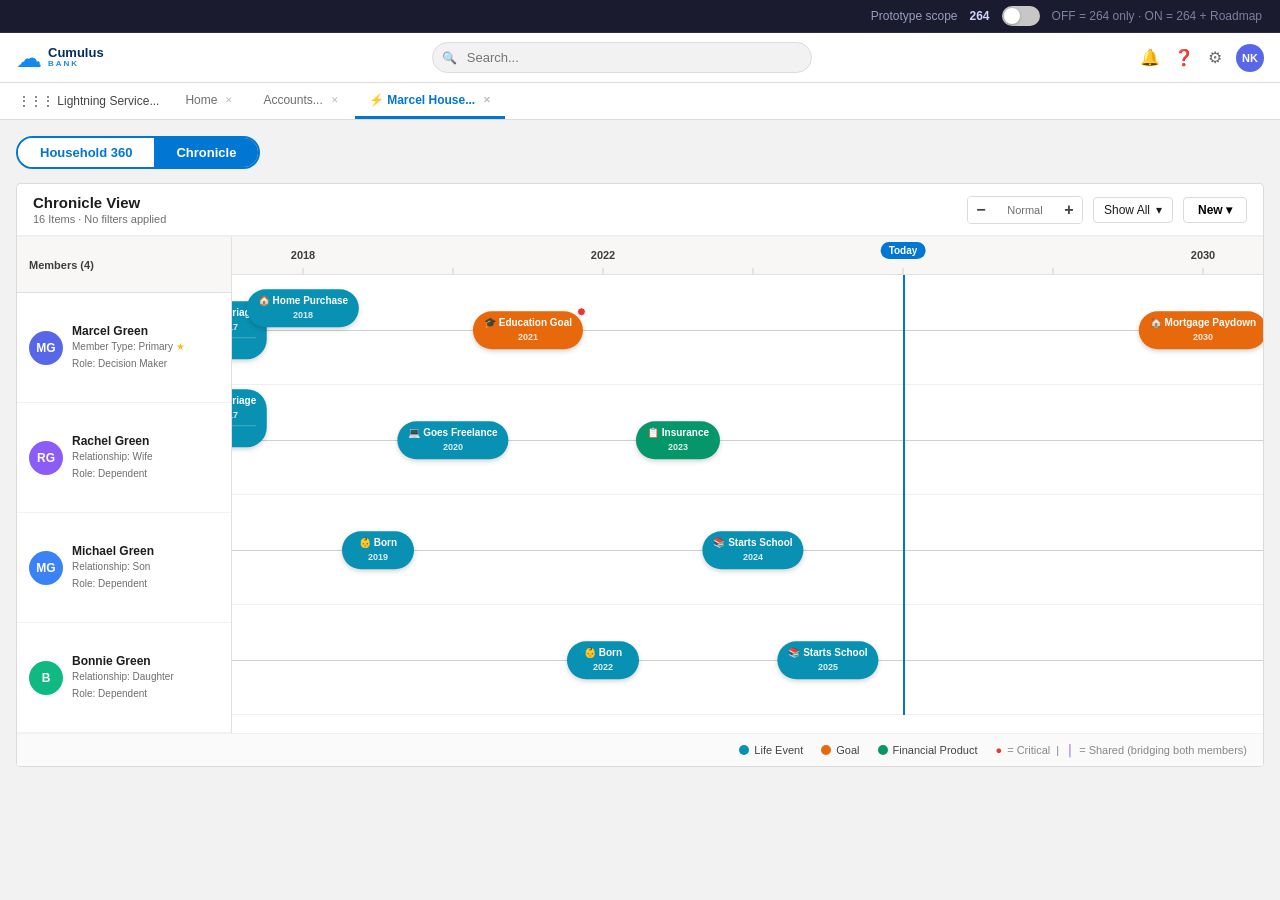
<file: household-timeline-prototype_old.html>
<!DOCTYPE html>
<html lang="en">
<head>
<meta charset="UTF-8">
<meta name="viewport" content="width=device-width, initial-scale=1.0">
<title>Chronicle View — Household</title>
<style>
* { margin:0; padding:0; box-sizing:border-box; }
body { font-family:-apple-system,BlinkMacSystemFont,'Segoe UI',sans-serif; background:#f3f2f2; color:#1d1d1d; font-size:13px; }

/* ── Nav ── */
.global-nav { background:#fff; height:50px; border-bottom:1px solid #dddbda; display:flex; align-items:center; padding:0 16px; gap:16px; }
.logo { display:flex; align-items:center; gap:6px; text-decoration:none; }
.logo-cloud { color:#1589ee; font-size:26px; line-height:1; }
.logo-text { display:flex; flex-direction:column; line-height:1.1; }
.logo-name { font-size:13px; font-weight:900; color:#032D60; }
.logo-bank { font-size:8px; font-weight:700; letter-spacing:2px; color:#1589ee; }
.nav-search { flex:1; max-width:380px; margin:0 auto; position:relative; }
.nav-search input { width:100%; padding:7px 14px 7px 34px; border:1px solid #dddbda; border-radius:20px; font-size:13px; background:#f3f2f2; outline:none; }
.nav-search::before { content:'🔍'; position:absolute; left:10px; top:50%; transform:translateY(-50%); font-size:12px; pointer-events:none; }
.nav-icons { display:flex; gap:14px; align-items:center; color:#706e6b; font-size:16px; cursor:pointer; }
.nav-avatar { background:#5867e8; border-radius:50%; width:28px; height:28px; display:flex; align-items:center; justify-content:center; color:#fff; font-size:11px; font-weight:700; }

/* ── Tab bar ── */
.tab-bar { background:#fff; border-bottom:1px solid #dddbda; display:flex; align-items:stretch; padding:0 8px; gap:2px; }
.tab { display:flex; align-items:center; padding:0 14px; gap:6px; font-size:12px; cursor:pointer; border-bottom:3px solid transparent; color:#706e6b; white-space:nowrap; height:36px; }
.tab .close { font-size:9px; color:#bbb; margin-left:2px; }
.tab.active { color:#0176d3; border-bottom-color:#0176d3; font-weight:600; }
.tab-appname { font-size:12px; padding:0 10px; color:#444; display:flex; align-items:center; gap:6px; }

/* ── Page ── */
.page { padding:16px; }

/* ── View toggle ── */
.view-toggle { display:flex; margin-bottom:14px; border-radius:24px; overflow:hidden; border:2px solid #0176d3; width:fit-content; }
.view-btn { padding:7px 22px; font-size:13px; font-weight:600; cursor:pointer; background:#fff; color:#0176d3; border:none; transition:all .15s; }
.view-btn.active { background:#0176d3; color:#fff; }
.view-btn:hover:not(.active) { background:#e8f4ff; }

/* ── Timeline card ── */
.timeline-card { background:#fff; border-radius:4px; border:1px solid #dddbda; overflow:hidden; }

/* Card header */
.card-header { padding:10px 16px; border-bottom:1px solid #eee; display:flex; align-items:center; justify-content:space-between; flex-wrap:wrap; gap:10px; }
.card-title-block .title { font-size:15px; font-weight:700; }
.card-title-block .subtitle { font-size:11px; color:#706e6b; margin-top:2px; }
.card-controls { display:flex; align-items:center; gap:10px; flex-wrap:wrap; }

/* Toggle */
.toggle-wrap { display:flex; align-items:center; gap:8px; font-size:12px; font-weight:500; cursor:pointer; white-space:nowrap; }
.toggle-track { width:38px; height:20px; border-radius:10px; background:#c9c7c5; position:relative; transition:background .2s; flex-shrink:0; }
.toggle-track.on { background:#0176d3; }
.toggle-thumb { position:absolute; width:16px; height:16px; background:#fff; border-radius:50%; top:2px; left:2px; transition:left .2s; box-shadow:0 1px 3px rgba(0,0,0,.25); }
.toggle-track.on .toggle-thumb { left:20px; }

/* Zoom control */
.zoom-ctrl { display:flex; align-items:center; gap:4px; border:1px solid #dddbda; border-radius:4px; overflow:hidden; }
.zoom-btn { width:26px; height:26px; background:#fff; border:none; cursor:pointer; font-size:16px; font-weight:700; color:#444; display:flex; align-items:center; justify-content:center; }
.zoom-btn:hover { background:#f3f2f2; }
.zoom-val { font-size:11px; color:#706e6b; padding:0 6px; white-space:nowrap; min-width:54px; text-align:center; }

/* Dropdown */
.dd-wrap { position:relative; }
.dd-btn { display:flex; align-items:center; gap:6px; padding:5px 10px; border:1px solid #dddbda; border-radius:4px; background:#fff; font-size:12px; cursor:pointer; white-space:nowrap; user-select:none; }
.dd-btn:hover { background:#f3f2f2; }
.dd-menu { position:absolute; top:calc(100% + 4px); left:0; background:#fff; border:1px solid #dddbda; border-radius:4px; box-shadow:0 4px 16px rgba(0,0,0,.12); min-width:195px; z-index:200; display:none; }
.dd-menu.open { display:block; }
.dd-item { padding:9px 14px; font-size:12px; cursor:pointer; display:flex; align-items:center; gap:10px; }
.dd-item:hover { background:#f3f2f2; }
.dd-check { color:#0176d3; font-size:12px; width:14px; }
.dd-item:not(.sel) .dd-check { visibility:hidden; }
.btn-new { display:flex; align-items:center; gap:4px; padding:5px 14px; background:#fff; border:1px solid #dddbda; border-radius:4px; font-size:12px; font-weight:600; cursor:pointer; }
.btn-new:hover { background:#f3f2f2; }
.btn-icon-sm { width:28px; height:28px; border:1px solid #dddbda; border-radius:4px; background:#fff; cursor:pointer; display:flex; align-items:center; justify-content:center; font-size:13px; }
.btn-icon-sm:hover { background:#f3f2f2; }

/* ── Timeline body ── */
.tl-body { display:flex; border-top:1px solid #f0f0f0; }

/* Members sidebar */
.members-col { width:215px; min-width:215px; border-right:1px solid #e0e0e0; flex-shrink:0; }
.members-hdr { height:56px; display:flex; align-items:center; padding:0 12px; background:#f8f7f6; border-bottom:1px solid #e0e0e0; font-size:11px; font-weight:700; color:#3e3e3c; }
.member-cell { height:110px; display:flex; align-items:center; padding:0 12px; border-bottom:1px solid #f3f2f2; gap:9px; }
.avatar { width:34px; height:34px; border-radius:50%; display:flex; align-items:center; justify-content:center; color:#fff; font-weight:700; font-size:12px; flex-shrink:0; }
.member-info .name { font-size:12px; font-weight:700; }
.member-info .meta { font-size:10px; color:#706e6b; line-height:1.7; }
.star { color:#f4bc25; }

/* Grid scroll */
.grid-scroll { flex:1; overflow-x:auto; overflow-y:visible; cursor:grab; }
.grid-scroll:active { cursor:grabbing; }
.grid-inner { position:relative; }

/* Phase strip */
.phase-strip { height:18px; display:flex; border-bottom:1px solid #e8e8e8; }
.phase-seg { height:100%; display:flex; align-items:center; padding:0 6px; font-size:9px; font-weight:600; letter-spacing:.4px; text-transform:uppercase; overflow:hidden; white-space:nowrap; flex-shrink:0; }
.phase-seg.p1  { background:#fef9ee; color:#b07800; border-right:1px dashed #ddd; }
.phase-seg.p2  { background:#f0faf4; color:#1a7a46; border-right:1px dashed #ddd; }
.phase-seg.p3  { background:#fff3ed; color:#c44a00; border-right:1px dashed #ddd; }
.phase-seg.p4  { background:#edf5ff; color:#0050a0; border-right:1px dashed #ddd; }
.phase-seg.pfut{ background:#f5f0ff; color:#5a2db0; }

/* Year header */
.yr-hdr { height:38px; position:relative; background:#f8f7f6; border-bottom:1px solid #e0e0e0; }
.yr-label { position:absolute; transform:translateX(-50%); top:50%; margin-top:-7px; font-size:11px; font-weight:600; color:#3e3e3c; }
.yr-tick  { position:absolute; bottom:0; width:1px; background:#d0d0d0; height:6px; transform:translateX(-50%); }
.today-badge { position:absolute; transform:translateX(-50%); top:5px; }
.today-badge span { background:#0176d3; color:#fff; font-size:10px; font-weight:700; padding:3px 8px; border-radius:10px; }

/* Today line */
.today-line { position:absolute; width:1.5px; background:#0176d3; z-index:5; pointer-events:none; }

/* Timeline rows */
.tl-row { height:110px; position:relative; border-bottom:1px solid #f0f0f0; overflow:visible; }
.tl-track { position:absolute; top:50%; left:0; right:0; height:1px; background:#d0cece; }

/* Events — pill is centered on the computed midline point */
.ev {
  position:absolute;
  display:flex;
  align-items:center;
  justify-content:center;
  cursor:pointer;
  z-index:10;
  transform:translate(-50%, -50%);
  /* top/left set by JS: top = rowMid + laneOffset */
}
.ev:hover { z-index:40; }
.ev-pill {
  padding:5px 11px;
  border-radius:20px;
  font-size:10px;
  font-weight:600;
  white-space:nowrap;
  text-align:center;
  line-height:1.45;
  box-shadow:0 2px 5px rgba(0,0,0,.18);
  position:relative;
  min-width:72px;
  transition:box-shadow .15s, transform .1s;
}
.ev:hover .ev-pill { box-shadow:0 4px 12px rgba(0,0,0,.28); transform:translateY(-1px); }

/* Type colors */
.ev-pill.life-event  { background:#0891b2; color:#fff; }   /* cyan-700 — warm, human, distinct from SF chrome */
.ev-pill.goal        { background:#E8690B; color:#fff; }
.ev-pill.product     { background:#059669; color:#fff; }
.ev-pill.shared      { background:#0891b2; color:#fff; }   /* same as life-event — connector carries the "shared" signal */
/* past class kept for data tracking but no visual change — Today line is the separator */
/* AI dashed ring */
.ev-pill.ai-tag { box-shadow:0 2px 5px rgba(0,0,0,.18), inset 0 0 0 1.5px rgba(255,255,255,.6); }

.ev-name { font-size:10px; font-weight:700; }
.ev-sub  { font-size:9px; opacity:.85; }
.crit-dot { position:absolute; top:-4px; right:-3px; width:9px; height:9px; background:#e53935; border-radius:50%; border:1.5px solid #fff; }

.sparkle { font-size:9px; margin-right:1px; }

/* Shared connector — dashed line works for adjacent and non-adjacent rows alike */
.ev-connector {
  position:absolute; width:2px; z-index:4; transform:translateX(-50%);
  background:repeating-linear-gradient(
    to bottom,
    #7c3aed 0px, #7c3aed 6px,
    transparent 6px, transparent 11px
  );
  opacity:.75;
}

/* "Shared with" strip inside each shared event pill */
.ev-shared-with {
  display:flex; align-items:center; gap:3px;
  margin-top:3px; padding-top:3px;
  border-top:1px solid rgba(255,255,255,.25);
}
.ev-shared-with-lbl { font-size:7px; font-weight:600; opacity:.8; flex-shrink:0; }
.shared-member-chip {
  width:13px; height:13px; border-radius:50%;
  display:flex; align-items:center; justify-content:center;
  font-size:7px; font-weight:800; color:#fff;
  border:1.5px solid rgba(255,255,255,.85);
  margin-left:-3px; flex-shrink:0;
}
.shared-member-chip:first-child { margin-left:0; }

/* Legend */
.legend { display:flex; align-items:center; justify-content:flex-end; gap:18px; padding:10px 16px; border-top:1px solid #f0f0f0; background:#fafafa; flex-wrap:wrap; }
.leg-item { display:flex; align-items:center; gap:5px; font-size:11px; color:#444; }
.leg-dot { width:10px; height:10px; border-radius:50%; }

/* ── Detail panel ── */
.pop-overlay { display:none; position:fixed; inset:0; z-index:100; }
.pop-overlay.open { display:block; }
.popover {
  display:none; position:fixed; background:#fff;
  border:1px solid #dddbda; border-radius:8px;
  box-shadow:0 8px 32px rgba(0,0,0,.2);
  width:480px; z-index:300;
}
.popover.open { display:block; }

/* Panel header */
.pop-hdr { padding:18px 20px 16px; border-bottom:1px solid #e8e8e8; }
.pop-hdr-top { display:flex; align-items:flex-start; gap:14px; }
.pop-icon-wrap { width:46px; height:46px; border-radius:50%; display:flex; align-items:center; justify-content:center; font-size:22px; flex-shrink:0; }
.pop-type-badge { font-size:11px; text-transform:uppercase; letter-spacing:.5px; color:#706e6b; }
.pop-title { font-size:18px; font-weight:700; display:flex; align-items:center; gap:7px; flex-wrap:wrap; margin:3px 0 2px; line-height:1.25; }
.pop-subtitle { font-size:12px; color:#706e6b; line-height:1.45; margin-top:1px; }
.pop-title-link { color:inherit; text-decoration:none; }
.pop-title-link:hover { color:#0176d3; text-decoration:underline; cursor:pointer; }
.pop-close { background:none; border:none; font-size:17px; font-weight:700; color:#0176d3; cursor:pointer; line-height:1; flex-shrink:0; padding:2px; }
.pop-close:hover { color:#0050a0; }
.pop-shared-badge { display:inline-flex; align-items:center; gap:5px; background:#ede9fe; color:#5b21b6; font-size:10px; font-weight:700; padding:3px 10px; border-radius:10px; }

/* Stats strip */
.pop-highlights { display:flex; gap:0; border-bottom:1px solid #e8e8e8; background:#fff; }
.pop-hl { flex:1; padding:12px 16px; border-right:1px solid #e8e8e8; }
.pop-hl:last-child { border-right:none; }
.pop-hl-lbl { font-size:11px; color:#706e6b; margin-bottom:4px; }
.pop-hl-val { font-size:14px; font-weight:700; color:#1d1d1d; }
.pop-hl-val.green  { color:#059669; }
.pop-hl-val.orange { color:#E8690B; }
.pop-hl-val.red    { color:#e53935; }

/* AI insight — floating card */
.pop-ai-box {
  margin:14px 20px 4px;
  background:#ede9fe;
  border-radius:10px;
  padding:14px 16px;
  font-size:12px; color:#1e0c5c;
  display:flex; flex-direction:column; gap:12px;
  line-height:1.6;
}

/* Field grid */
.pop-fields { padding:12px 16px; display:grid; grid-template-columns:1fr 1fr; gap:0; }
.pop-field { padding:8px 0; border-bottom:1px solid #f0f0f0; padding-right:12px; }
.pop-field:nth-child(even) { padding-right:0; padding-left:12px; border-left:1px solid #f0f0f0; }
.pop-field-lbl { font-size:10px; font-weight:700; color:#444; margin-bottom:2px; }
.pop-field-val { font-size:12px; color:#1d1d1d; display:flex; align-items:center; justify-content:space-between; }
.pop-field-val a { color:#0176d3; text-decoration:none; }
.pop-field-val a:hover { text-decoration:underline; }
/* Emphasized highlight fields (top N of the single configurable list) */
/* View record link */
.pop-viewrec { display:flex; align-items:center; gap:10px; padding:8px 16px; border-top:1px solid #f0f0f0; }
.pop-viewrec a { color:#0176d3; text-decoration:none; font-size:12px; font-weight:600; }
.pop-viewrec a:hover { text-decoration:underline; }
.pop-viewrec-hint { font-size:11px; color:#969492; }
.pop-edit-icon { color:#bbb; font-size:11px; cursor:pointer; flex-shrink:0; }
.pop-edit-icon:hover { color:#0176d3; }

/* Footer actions */
.pop-footer { padding:10px 16px; border-top:1px solid #e8e8e8; display:flex; align-items:center; justify-content:space-between; gap:8px; background:#fafafa; }
/* Outline pill CTA inside AI card */
.pop-action-primary { display:inline-flex; align-items:center; gap:6px; padding:8px 20px; background:#fff; border:1.5px solid #2d0f8f; border-radius:24px; color:#1e0c5c; font-size:12px; font-weight:700; cursor:pointer; }
.pop-action-primary:hover { background:#f0ebff; }
.pop-actions-dd { position:relative; }
.pop-actions-btn { display:inline-flex; align-items:center; gap:5px; padding:6px 12px; background:#fff; border:1px solid #dddbda; border-radius:4px; color:#444; font-size:12px; font-weight:600; cursor:pointer; }
.pop-actions-btn:hover { background:#f3f2f2; }
.pop-actions-menu { position:fixed; background:#fff; border:1px solid #dddbda; border-radius:4px; box-shadow:0 4px 16px rgba(0,0,0,.12); min-width:200px; z-index:400; display:none; }
.pop-actions-menu.open { display:block; }
.pop-action-item { padding:10px 14px; font-size:12px; cursor:pointer; display:flex; align-items:center; gap:10px; color:#1d1d1d; border-bottom:1px solid #f5f5f5; }
.pop-action-item:last-child { border-bottom:none; }
.pop-action-item:hover { background:#f3f2f2; }
.pop-action-item:first-child { font-weight:700; background:#eef5ff; color:#0176d3; }
.pop-action-item:first-child:hover { background:#dceeff; }
.pop-action-icon { font-size:14px; width:18px; text-align:center; }

/* ── New Record Modal ── */
.nr-overlay { display:none; position:fixed; inset:0; background:rgba(0,0,0,.48); z-index:700; }
.nr-overlay.open { display:block; }
.nr-modal { display:none; position:fixed; top:50%; left:50%; transform:translate(-50%,-50%); width:880px; max-width:95vw; max-height:92vh; background:#fff; border-radius:6px; box-shadow:0 20px 60px rgba(0,0,0,.32); z-index:800; flex-direction:column; overflow:hidden; }
.nr-modal.open { display:flex; }
.nr-hdr { display:flex; align-items:center; justify-content:center; padding:14px 56px; border-bottom:1px solid #e0e0e0; background:#fff; flex-shrink:0; position:relative; }
.nr-hdr-title { font-size:16px; font-weight:500; color:#1d1d1d; }
.nr-close { position:absolute; right:16px; top:50%; transform:translateY(-50%); background:#fff; border:1.5px solid #0176d3; border-radius:50%; width:28px; height:28px; display:flex; align-items:center; justify-content:center; cursor:pointer; color:#0176d3; font-size:17px; line-height:1; }
.nr-close:hover { background:#0176d3; color:#fff; }
.nr-required-note { text-align:right; padding:6px 20px; font-size:11px; color:#706e6b; flex-shrink:0; }
.nr-required-note span { color:#c23934; }
.nr-body { flex:1; overflow-y:auto; }
.nr-section-hdr { padding:8px 20px; background:#f8f7f6; border-top:1px solid #e8e8e8; border-bottom:1px solid #e8e8e8; font-size:13px; font-weight:600; color:#3e3e3c; }
.nr-grid { display:grid; grid-template-columns:1fr 1fr; gap:16px 28px; padding:16px 20px; }
.nr-full { grid-column:1/-1; }
.nr-field { display:flex; flex-direction:column; gap:3px; }
.nr-label { font-size:12px; font-weight:700; color:#3e3e3c; }
.nr-req { color:#c23934; margin-right:1px; }
.nr-input, .nr-select, .nr-textarea { border:1px solid #dddbda; border-radius:4px; padding:6px 10px; font-size:13px; color:#1d1d1d; font-family:inherit; background:#fff; width:100%; }
.nr-input:focus, .nr-select:focus, .nr-textarea:focus { outline:none; border-color:#0176d3; box-shadow:0 0 0 2px rgba(1,118,211,.14); }
.nr-textarea { resize:vertical; min-height:74px; }
.nr-date-pair { display:grid; grid-template-columns:3fr 2fr; gap:8px; }
.nr-date-pair .nr-sub-label { font-size:11px; color:#706e6b; margin-bottom:3px; font-weight:600; }
.nr-input-icon { position:relative; }
.nr-input-icon .nr-input { padding-right:30px; }
.nr-input-icon .nr-ico { position:absolute; right:9px; top:50%; transform:translateY(-50%); color:#706e6b; pointer-events:none; }
.nr-lookup-val { display:flex; align-items:center; gap:7px; border:1px solid #dddbda; border-radius:4px; padding:5px 10px; background:#fff; }
.nr-lookup-pill { width:24px; height:24px; border-radius:4px; background:#7047d1; display:flex; align-items:center; justify-content:center; flex-shrink:0; }
.nr-lookup-pill svg { color:#fff; }
.nr-lookup-text { flex:1; font-size:13px; color:#1d1d1d; }
.nr-lookup-clear { background:none; border:none; font-size:18px; color:#706e6b; cursor:pointer; line-height:1; }
.nr-lookup-clear:hover { color:#333; }
.nr-lookup-search { position:relative; }
.nr-lookup-search .nr-input { padding-right:30px; }
.nr-lookup-search .nr-ico { position:absolute; right:9px; top:50%; transform:translateY(-50%); color:#706e6b; pointer-events:none; }
.nr-checkbox-wrap { display:flex; align-items:center; gap:7px; padding-top:22px; }
.nr-checkbox-wrap input[type=checkbox] { width:15px; height:15px; cursor:pointer; accent-color:#0176d3; }
.nr-checkbox-wrap label { font-size:12px; font-weight:700; color:#3e3e3c; cursor:pointer; }
.nr-subsection-hdr { grid-column:1/-1; font-size:13px; font-weight:600; color:#3e3e3c; padding-bottom:4px; border-bottom:1px solid #e0e0e0; margin-top:4px; }
.nr-addr-grid { display:grid; grid-template-columns:1fr 1fr; gap:8px 16px; margin-top:6px; }
.nr-footer { padding:12px 20px; border-top:1px solid #e0e0e0; display:flex; justify-content:flex-end; gap:8px; flex-shrink:0; background:#fff; }
.nr-btn { padding:7px 20px; border-radius:20px; font-size:13px; font-weight:600; cursor:pointer; border:1px solid #dddbda; background:#fff; color:#3e3e3c; transition:background .12s; }
.nr-btn:hover { background:#f3f2f2; }
.nr-btn--brand { background:#0176d3; border-color:#0176d3; color:#fff; border-radius:20px; }
.nr-btn--brand:hover { background:#005fb2; border-color:#005fb2; }
/* ── Setup Modal ── */
.setup-overlay { display:none; position:fixed; inset:0; background:rgba(0,0,0,.45); z-index:500; }
.setup-overlay.open { display:block; }
.setup-modal { display:none; position:fixed; top:50%; left:50%; transform:translate(-50%,-50%); width:940px; max-width:96vw; height:82vh; max-height:720px; background:#fff; border-radius:8px; box-shadow:0 16px 48px rgba(0,0,0,.28); z-index:600; flex-direction:column; overflow:hidden; }
.setup-modal.open { display:flex; }
.setup-hdr { padding:14px 20px; border-bottom:1px solid #e0e0e0; display:flex; align-items:center; justify-content:space-between; flex-shrink:0; background:#f8f7f6; }
.setup-hdr-left { display:flex; align-items:center; gap:12px; }
.setup-hdr-icon { font-size:22px; }
.setup-hdr-title { font-size:15px; font-weight:700; color:#1d1d1d; }
.setup-hdr-sub { font-size:11px; color:#706e6b; margin-top:1px; }
.setup-close { background:none; border:none; font-size:22px; color:#706e6b; cursor:pointer; line-height:1; }
.setup-close:hover { color:#333; }
.setup-body { display:flex; flex:1; overflow:hidden; }
.setup-nav { width:192px; min-width:192px; border-right:1px solid #e0e0e0; padding:12px 0; background:#f8f7f6; overflow-y:auto; flex-shrink:0; }
.setup-nav-section { padding:6px 16px 4px; font-size:10px; font-weight:700; color:#706e6b; letter-spacing:.6px; text-transform:uppercase; }
.setup-nav-item { display:flex; align-items:center; gap:9px; padding:9px 16px; font-size:12px; color:#3e3e3c; cursor:pointer; border-left:3px solid transparent; }
.setup-nav-item:hover { background:#eee; }
.setup-nav-item.active { background:#e8f4ff; color:#0176d3; font-weight:600; border-left-color:#0176d3; }
.setup-nav-icon { font-size:14px; width:18px; text-align:center; }
.setup-content-wrap { position:relative; flex:1; display:flex; flex-direction:column; overflow:hidden; }
.setup-section { display:none; flex:1; flex-direction:column; overflow:hidden; }
.setup-section.active { display:flex; }
.setup-section-hdr { padding:16px 20px 12px; border-bottom:1px solid #f0f0f0; flex-shrink:0; }
.setup-section-title { font-size:14px; font-weight:700; margin-bottom:2px; }
.setup-section-desc { font-size:11px; color:#706e6b; }
.setup-section-body { padding:16px 20px; flex:1; overflow-y:auto; }
.obj-table { width:100%; border-collapse:collapse; font-size:12px; }
.obj-table th { text-align:left; font-size:10px; font-weight:700; color:#706e6b; text-transform:uppercase; letter-spacing:.4px; padding:6px 10px; border-bottom:2px solid #e0e0e0; }
.obj-table td { padding:10px 10px; border-bottom:1px solid #f3f2f2; vertical-align:middle; }
.obj-table tr:hover td { background:#fafafa; }
.obj-color-swatch { width:13px; height:13px; border-radius:50%; display:inline-block; flex-shrink:0; }
.obj-label-cell { display:flex; align-items:center; gap:8px; font-weight:600; }
.obj-api { font-family:monospace; font-size:11px; color:#444; }
.obj-date-field { font-family:monospace; font-size:11px; color:#706e6b; }
.obj-edit-btn { padding:4px 12px; border:1px solid #dddbda; border-radius:4px; background:#fff; font-size:11px; cursor:pointer; color:#0176d3; font-weight:600; }
.obj-edit-btn:hover { background:#e8f4ff; }
.obj-add-btn { display:inline-flex; align-items:center; gap:6px; padding:6px 14px; border:1px solid #0176d3; border-radius:4px; background:#fff; color:#0176d3; font-size:12px; font-weight:600; cursor:pointer; margin-top:14px; }
.obj-add-btn:hover { background:#e8f4ff; }
.tog { display:inline-flex; width:34px; height:18px; border-radius:9px; background:#c9c7c5; position:relative; cursor:pointer; transition:background .2s; flex-shrink:0; }
.tog.on { background:#0176d3; }
.tog::after { content:''; position:absolute; width:14px; height:14px; background:#fff; border-radius:50%; top:2px; left:2px; transition:left .2s; box-shadow:0 1px 3px rgba(0,0,0,.25); }
.tog.on::after { left:18px; }
.obj-editor { position:absolute; right:0; top:0; bottom:0; width:350px; background:#fff; border-left:1px solid #e0e0e0; display:flex; flex-direction:column; z-index:10; box-shadow:-4px 0 16px rgba(0,0,0,.1); transform:translateX(100%); transition:transform .2s; }
.obj-editor.open { transform:translateX(0); }
.obj-editor-hdr { padding:12px 16px; border-bottom:1px solid #e0e0e0; display:flex; align-items:center; justify-content:space-between; background:#f8f7f6; flex-shrink:0; }
.obj-editor-title { font-size:13px; font-weight:700; }
.obj-editor-body { flex:1; overflow-y:auto; padding:14px 16px; }
.obj-editor-footer { padding:10px 16px; border-top:1px solid #e0e0e0; display:flex; justify-content:flex-end; gap:8px; background:#fafafa; flex-shrink:0; }
.form-row { margin-bottom:14px; }
.form-lbl { font-size:11px; font-weight:700; color:#444; margin-bottom:4px; }
.form-lbl span { color:#e53935; margin-left:2px; }
.form-inp { width:100%; padding:6px 10px; border:1px solid #dddbda; border-radius:4px; font-size:12px; color:#1d1d1d; outline:none; }
.form-inp:focus { border-color:#0176d3; box-shadow:0 0 0 2px rgba(1,118,211,.15); }
.form-select { width:100%; padding:6px 28px 6px 10px; border:1px solid #dddbda; border-radius:4px; font-size:12px; color:#1d1d1d; background:#fff; outline:none; appearance:none; background-image:url("data:image/svg+xml,%3Csvg xmlns='http://www.w3.org/2000/svg' width='10' height='6'%3E%3Cpath d='M0 0l5 6 5-6z' fill='%23706e6b'/%3E%3C/svg%3E"); background-repeat:no-repeat; background-position:right 8px center; }
.form-select:focus { border-color:#0176d3; }
.form-hint { font-size:10px; color:#706e6b; margin-top:3px; line-height:1.4; }
.color-swatches { display:flex; gap:7px; flex-wrap:wrap; margin-top:4px; }
.color-sw { width:22px; height:22px; border-radius:50%; cursor:pointer; border:2px solid transparent; transition:border-color .12s; }
.color-sw.selected { border-color:#1d1d1d; box-shadow:0 0 0 2px #fff inset; }
.obj-tabs { display:flex; border-bottom:2px solid #e0e0e0; margin-bottom:16px; }
.obj-tab { padding:8px 16px; font-size:12px; font-weight:600; cursor:pointer; color:#706e6b; border-bottom:2px solid transparent; margin-bottom:-2px; display:flex; align-items:center; gap:6px; white-space:nowrap; }
.obj-tab .tab-dot { width:9px; height:9px; border-radius:50%; }
.obj-tab:hover { color:#444; }
.obj-tab.active { color:#0176d3; border-bottom-color:#0176d3; }
.field-section-title { font-size:11px; font-weight:700; text-transform:uppercase; letter-spacing:.4px; color:#706e6b; margin-bottom:8px; margin-top:16px; display:flex; align-items:center; justify-content:space-between; }
.field-section-title:first-child { margin-top:0; }
.field-cap { font-size:10px; color:#bbb; font-weight:400; text-transform:none; }
.field-list { border:1px solid #e0e0e0; border-radius:4px; overflow:hidden; margin-bottom:6px; }
.field-row { display:flex; align-items:center; gap:8px; padding:9px 12px; border-bottom:1px solid #f3f2f2; background:#fff; font-size:12px; }
.field-divider { display:flex; align-items:center; justify-content:center; padding:4px 0; }
.field-divider span { font-size:9px; font-weight:700; letter-spacing:.5px; text-transform:uppercase; color:#a9a7a4; background:#f0eff0; border:1px dashed #d4d2d0; border-radius:10px; padding:2px 10px; }
.field-row:last-child { border-bottom:none; }
.field-row:hover { background:#fafafa; }
.field-grip { color:#c0c0c0; cursor:grab; font-size:13px; }
.field-label { font-weight:600; min-width:110px; }
.field-api { font-family:monospace; font-size:11px; color:#706e6b; flex:1; }
.field-color-rule { font-size:10px; color:#444; border:1px solid #e0e0e0; border-radius:3px; padding:2px 6px; background:#f8f7f6; white-space:nowrap; }
.field-remove { color:#bbb; cursor:pointer; font-size:16px; margin-left:4px; }
.field-remove:hover { color:#e53935; }
.field-add-btn { display:inline-flex; align-items:center; gap:5px; padding:5px 12px; border:1px dashed #dddbda; border-radius:4px; background:#fff; color:#706e6b; font-size:11px; cursor:pointer; margin-top:4px; }
.field-add-btn:hover { border-color:#0176d3; color:#0176d3; }
.action-row { display:flex; align-items:center; gap:10px; padding:10px 12px; border-bottom:1px solid #f3f2f2; background:#fff; font-size:12px; }
.action-row:last-child { border-bottom:none; }
.action-row:hover { background:#fafafa; }
.action-icon-cell { font-size:16px; width:24px; text-align:center; }
.action-label { flex:1; font-weight:600; }
.action-default { font-size:10px; color:#1a7a46; background:#f0faf4; border-radius:3px; padding:2px 6px; }
.action-custom { font-size:10px; color:#706e6b; background:#f3f2f2; border-radius:3px; padding:2px 6px; }
.action-add-btn { display:inline-flex; align-items:center; gap:5px; padding:5px 12px; border:1px dashed #dddbda; border-radius:4px; background:#fff; color:#706e6b; font-size:11px; cursor:pointer; margin-top:10px; }
.action-add-btn:hover { border-color:#0176d3; color:#0176d3; }
.info-banner { background:#edf5ff; border:1px solid #b3d4f5; border-radius:4px; padding:10px 14px; font-size:11px; color:#0050a0; display:flex; gap:8px; align-items:flex-start; margin-bottom:16px; line-height:1.5; }
.setup-toast { position:fixed; bottom:24px; left:50%; transform:translateX(-50%); background:#2e7d32; color:#fff; padding:10px 22px; border-radius:20px; font-size:13px; font-weight:600; z-index:9999; opacity:0; transition:opacity .3s; pointer-events:none; box-shadow:0 4px 16px rgba(0,0,0,.2); }
.setup-toast.show { opacity:1; }
/* Stepper */
.oe-step { display:flex; align-items:center; gap:5px; cursor:pointer; opacity:.45; transition:opacity .15s; }
.oe-step.active { opacity:1; }
.oe-step.done { opacity:.75; }
.oe-step-num { width:20px; height:20px; border-radius:50%; background:#dddbda; color:#3e3e3c; font-size:10px; font-weight:700; display:flex; align-items:center; justify-content:center; flex-shrink:0; transition:background .15s, color .15s; }
.oe-step.active .oe-step-num { background:#0176d3; color:#fff; }
.oe-step.done .oe-step-num { background:#2e7d32; color:#fff; }
.oe-step-lbl { font-size:10px; font-weight:600; color:#3e3e3c; white-space:nowrap; }
.oe-step-line { flex:1; height:1px; background:#dddbda; min-width:14px; margin:0 4px; }
/* Data model switcher */
.dm-switch { display:flex; align-items:center; border:1px solid #dddbda; border-radius:20px; overflow:hidden; font-size:11px; font-weight:600; flex-shrink:0; }
.dm-btn { padding:5px 14px; cursor:pointer; background:#fff; color:#706e6b; border:none; transition:all .15s; white-space:nowrap; }
.dm-btn.active { background:#032D60; color:#fff; }
.dm-btn:hover:not(.active) { background:#f3f2f2; }
.dm-badge-pkg  { display:inline-block; background:#fff3cd; color:#856404; font-size:9px; font-weight:700; padding:1px 5px; border-radius:3px; margin-left:4px; vertical-align:middle; }
.dm-badge-core { display:inline-block; background:#d1fae5; color:#065f46; font-size:9px; font-weight:700; padding:1px 5px; border-radius:3px; margin-left:4px; vertical-align:middle; }
</style>
</head>
<body>

<!-- ── Prototype viewer bar (not part of the product UI) ────────────────── -->
<div id="viewer-bar" style="display:flex;align-items:center;gap:12px;justify-content:flex-end;padding:6px 18px;background:#1b1b2f;color:#cfd2ff;font:600 12px/1.4 -apple-system,BlinkMacSystemFont,'Segoe UI',sans-serif;border-bottom:1px solid #2d2d44;">
  <span style="opacity:.7;font-weight:500;">Prototype scope</span>
  <span id="scope-label">264</span>
  <div class="toggle-wrap" onclick="toggleReleaseScope()" style="cursor:pointer;">
    <div class="toggle-track" id="scope-track"><div class="toggle-thumb"></div></div>
  </div>
  <span style="opacity:.55;font-weight:500;">OFF = 264 only · ON = 264 + Roadmap</span>
</div>

<nav class="global-nav">
  <a class="logo" href="#">
    <span class="logo-cloud">☁</span>
    <div class="logo-text"><span class="logo-name">Cumulus</span><span class="logo-bank">BANK</span></div>
  </a>
  <div class="nav-search"><input type="text" placeholder="Search..."/></div>
  <div class="nav-icons">
    <span>🔔</span><span>❓</span><span>⚙</span>
    <div class="nav-avatar">NK</div>
  </div>
</nav>

<div class="tab-bar">
  <div class="tab-appname">⋮⋮⋮ Lightning Service...</div>
  <div class="tab">Home <span class="close">✕</span></div>
  <div class="tab">Accounts... <span class="close">✕</span></div>
  <div class="tab active">⚡ Marcel House... <span class="close">✕</span></div>
</div>

<div class="page">
  <div class="view-toggle">
    <button class="view-btn" id="btn-hh360" onclick="switchView('hh360')">Household 360</button>
    <button class="view-btn active" id="btn-tl" onclick="switchView('timeline')">Chronicle</button>
  </div>

  <div id="view-hh360" style="display:none;">
    <div style="background:#fff;border:1px solid #dddbda;border-radius:4px;padding:80px;text-align:center;color:#706e6b;">
      <div style="font-size:40px;margin-bottom:12px;">🏠</div>
      <div style="font-size:16px;font-weight:600;color:#444;">Household 360 View</div>
    </div>
  </div>

  <div id="view-tl" class="timeline-card">
    <div class="card-header">
      <div class="card-title-block">
        <div class="title">Chronicle View</div>
        <div class="subtitle" id="item-count">— Items</div>
      </div>
      <div class="card-controls">
        <!-- Zoom -->
        <div class="zoom-ctrl">
          <button class="zoom-btn" id="zoom-out-btn" onclick="adjustZoom(-1)" title="Zoom out" disabled>−</button>
          <span class="zoom-val" id="zoom-val">Normal</span>
          <button class="zoom-btn" id="zoom-in-btn"  onclick="adjustZoom(+1)" title="Zoom in">+</button>
        </div>

        <!-- AI toggle (hidden when AI Suggested is out of the active release scope) -->
        <div class="toggle-wrap" id="ai-header-toggle" data-feature="ai-suggested" onclick="toggleAI()">
          Show AI Suggested
          <div class="toggle-track on" id="ai-track"><div class="toggle-thumb"></div></div>
        </div>

        <!-- Filter -->
        <div class="dd-wrap">
          <div class="dd-btn" onclick="toggleDD('filter-dd')"><span id="filter-lbl">Show All</span> ▾</div>
          <div class="dd-menu" id="filter-dd">
            <div class="dd-item sel" onclick="setFilter('all','Show All',this)"><span class="dd-check">✓</span>Show All</div>
            <div class="dd-item" onclick="setFilter('life-event','Life Event',this)"><span class="dd-check">✓</span>Life Event</div>
            <div class="dd-item" onclick="setFilter('goal','Goal',this)"><span class="dd-check">✓</span>Goal</div>
            <div class="dd-item" onclick="setFilter('product','Financial Product',this)"><span class="dd-check">✓</span>Financial Product</div>
          </div>
        </div>

        <!-- New -->
        <div class="dd-wrap">
          <button class="btn-new" onclick="toggleDD('new-dd')">New ▾</button>
          <div class="dd-menu" id="new-dd" style="left:auto;right:0;">
            <div class="dd-item" onclick="closeAll();openNewModal('life-event')"><span class="dd-check" style="visibility:hidden">✓</span>Life Event</div>
            <div class="dd-item" onclick="closeAll();openNewModal('goal')"><span class="dd-check" style="visibility:hidden">✓</span>Goal</div>
            <div class="dd-item" onclick="closeAll();openNewModal('product')"><span class="dd-check" style="visibility:hidden">✓</span>Financial Product</div>
          </div>
        </div>

      </div>
    </div>

    <div class="tl-body">
      <!-- Members sidebar — heights match ROW_HEIGHT (110px) -->
      <div class="members-col">
        <div class="members-hdr">Members (4)</div>
        <div class="member-cell">
          <div class="avatar" style="background:#5867e8;">MG</div>
          <div class="member-info">
            <div class="name">Marcel Green</div>
            <div class="meta">Member Type: Primary <span class="star">★</span></div>
            <div class="meta">Role: Decision Maker</div>
          </div>
        </div>
        <div class="member-cell">
          <div class="avatar" style="background:#8b5cf6;">RG</div>
          <div class="member-info">
            <div class="name">Rachel Green</div>
            <div class="meta">Relationship: Wife</div>
            <div class="meta">Role: Dependent</div>
          </div>
        </div>
        <div class="member-cell">
          <div class="avatar" style="background:#3b82f6;">MG</div>
          <div class="member-info">
            <div class="name">Michael Green</div>
            <div class="meta">Relationship: Son</div>
            <div class="meta">Role: Dependent</div>
          </div>
        </div>
        <div class="member-cell">
          <div class="avatar" style="background:#10b981;">B</div>
          <div class="member-info">
            <div class="name">Bonnie Green</div>
            <div class="meta">Relationship: Daughter</div>
            <div class="meta">Role: Dependent</div>
          </div>
        </div>
      </div>

      <!-- Scrollable grid -->
      <div class="grid-scroll" id="grid-scroll">
        <div class="grid-inner" id="grid-inner">
          <div class="phase-strip" id="phase-strip" data-feature="phase-strip"></div>
          <div class="yr-hdr" id="yr-hdr"></div>
          <!-- Today line and marriage connector injected by JS -->
          <div class="today-line" id="today-line"></div>
          <!-- 4 member rows -->
          <div class="tl-row" id="row-0"><div class="tl-track"></div></div>
          <div class="tl-row" id="row-1"><div class="tl-track"></div></div>
          <div class="tl-row" id="row-2"><div class="tl-track"></div></div>
          <div class="tl-row" id="row-3"><div class="tl-track"></div></div>
        </div>
      </div>
    </div>

    <div class="legend">
      <div class="leg-item"><div class="leg-dot" style="background:#0891b2"></div>Life Event</div>
      <div class="leg-item"><div class="leg-dot" style="background:#E8690B"></div>Goal</div>
      <div class="leg-item"><div class="leg-dot" style="background:#059669"></div>Financial Product</div>
      <div class="leg-item" style="color:#888;font-size:11px;"><span data-feature="ai-suggested">✦ = AI Suggested &nbsp;|&nbsp; </span><span style="color:#e53935;">●</span> = Critical &nbsp;|&nbsp; <span style="color:#7c3aed;font-weight:700;">│</span> = Shared (bridging both members)</div>
    </div>
  </div>
</div>

<!-- Detail panel -->
<div class="pop-overlay" id="pop-overlay" onclick="closePop()"></div>
<div class="popover" id="popover">
  <!-- Header -->
  <div class="pop-hdr">
    <div class="pop-hdr-top">
      <div class="pop-icon-wrap" id="pop-icon-wrap">
        <span id="pop-icon"></span>
      </div>
      <div style="flex:1;min-width:0;">
        <div class="pop-type-badge" id="pop-type"></div>
        <div class="pop-title" id="pop-title"></div>
        <div class="pop-subtitle" id="pop-subtitle" style="display:none;"></div>
      </div>
      <div style="display:flex;align-items:center;gap:8px;flex-shrink:0;margin-left:8px;">
        <span id="pop-shared-badge" class="pop-shared-badge" style="display:none;">👥 Shared</span>
        <button class="pop-close" onclick="closePop()">✕</button>
      </div>
    </div>
  </div>

  <!-- Key stats strip -->
  <div class="pop-highlights" id="pop-highlights"></div>

  <!-- AI insight + CTA (floating card) -->
  <div class="pop-ai-box" id="pop-ai-box" style="display:none;">
    <div style="display:flex;gap:10px;align-items:flex-start;">
      <span style="font-size:16px;flex-shrink:0;margin-top:1px;">✦</span>
      <span id="pop-ai-text"></span>
    </div>
    <button class="pop-action-primary" id="pop-primary-btn" onclick="closePop()">
      <span style="font-size:13px;">✦</span><span id="pop-primary-text">Review</span>
    </button>
  </div>

  <!-- Detail fields (same configurable list; these are the non-emphasized fields) -->
  <div class="pop-fields" id="pop-fields"></div>

  <!-- Footer -->
  <div class="pop-footer" style="justify-content:flex-end;">
    <div class="pop-actions-dd">
      <button class="pop-actions-btn" onclick="toggleActionsMenu()">Actions ▾</button>
      <div class="pop-actions-menu" id="pop-actions-menu">
        <div class="pop-action-item" onclick="closePop()"><span class="pop-action-icon">📋</span>New Action Plan</div>
        <div class="pop-action-item" onclick="closePop()"><span class="pop-action-icon">👑</span>New Opportunity</div>
        <div class="pop-action-item" onclick="closePop()"><span class="pop-action-icon">✅</span>New Task</div>
        <div class="pop-action-item" onclick="closePop()"><span class="pop-action-icon">📅</span>New Event</div>
        <div class="pop-action-item" onclick="closePop()"><span class="pop-action-icon">✉️</span>Email</div>
      </div>
    </div>
  </div>
</div>

<!-- ═══════════════════════════════════════════════════════
     NEW RECORD MODALS  (Life Event · Goal · Financial Product)
     ═══════════════════════════════════════════════════════ -->
<div class="nr-overlay" id="nr-overlay" onclick="closeNewModal()"></div>

<!-- ── New Life Event ── -->
<div class="nr-modal" id="nr-modal-life-event">
  <div class="nr-hdr">
    <span class="nr-hdr-title">New Person Life Event</span>
    <button class="nr-close" onclick="closeNewModal()" aria-label="Close">×</button>
  </div>
  <div class="nr-required-note"><span>*</span> = Required Information</div>
  <div class="nr-body">
    <div class="nr-section-hdr">Information</div>
    <div class="nr-grid">

      <!-- Event Name -->
      <div class="nr-field">
        <label class="nr-label"><span class="nr-req">*</span>Event Name</label>
        <input type="text" class="nr-input" autofocus />
      </div>

      <!-- Event Type -->
      <div class="nr-field">
        <label class="nr-label"><span class="nr-req">*</span>Event Type</label>
        <select class="nr-select">
          <option value="">--None--</option>
          <option>Birth</option><option>Graduation</option><option>Job</option>
          <option>Home</option><option>Marriage</option><option>Relocation</option>
          <option>Car</option><option>Baby</option><option>Diagnosis</option>
          <option>Retirement</option><option>CUSTOM EVENT</option>
        </select>
      </div>

      <!-- Event Date -->
      <div class="nr-field">
        <label class="nr-label">Event Date</label>
        <div class="nr-date-pair">
          <div><div class="nr-sub-label"><span class="nr-req">*</span>Date</div>
            <div class="nr-input-icon"><input type="date" class="nr-input" /><svg class="nr-ico" width="14" height="14" viewBox="0 0 24 24" fill="none" stroke="currentColor" stroke-width="2"><rect x="3" y="4" width="18" height="18" rx="2"/><line x1="16" y1="2" x2="16" y2="6"/><line x1="8" y1="2" x2="8" y2="6"/><line x1="3" y1="10" x2="21" y2="10"/></svg></div>
          </div>
          <div><div class="nr-sub-label"><span class="nr-req">*</span>Time</div>
            <div class="nr-input-icon"><input type="time" class="nr-input" /><svg class="nr-ico" width="14" height="14" viewBox="0 0 24 24" fill="none" stroke="currentColor" stroke-width="2"><circle cx="12" cy="12" r="10"/><polyline points="12 6 12 12 16 14"/></svg></div>
          </div>
        </div>
      </div>

      <!-- Event Description -->
      <div class="nr-field">
        <label class="nr-label">Event Description</label>
        <textarea class="nr-textarea"></textarea>
      </div>

      <!-- Primary Person -->
      <div class="nr-field">
        <label class="nr-label"><span class="nr-req">*</span>Primary Person</label>
        <div class="nr-lookup-val">
          <div class="nr-lookup-pill"><svg width="12" height="12" viewBox="0 0 24 24" fill="currentColor" aria-hidden="true"><circle cx="12" cy="8" r="4"/><path d="M4 20c0-4 3.6-7 8-7s8 3 8 7"/></svg></div>
          <span class="nr-lookup-text">Lisa Anderson</span>
          <button type="button" class="nr-lookup-clear" aria-label="Clear">×</button>
        </div>
      </div>

      <!-- Related Person -->
      <div class="nr-field">
        <label class="nr-label">Related Person</label>
        <div class="nr-lookup-search">
          <input type="text" class="nr-input" placeholder="Search Contacts…" />
          <svg class="nr-ico" width="14" height="14" viewBox="0 0 24 24" fill="none" stroke="currentColor" stroke-width="2"><circle cx="11" cy="11" r="8"/><line x1="21" y1="21" x2="16.65" y2="16.65"/></svg>
        </div>
      </div>

      <!-- Tentative -->
      <div class="nr-checkbox-wrap">
        <input type="checkbox" id="le-tentative" />
        <label for="le-tentative" class="nr-label">Tentative</label>
      </div>

      <!-- Expired -->
      <div class="nr-checkbox-wrap">
        <input type="checkbox" id="le-expired" />
        <label for="le-expired" class="nr-label">Expired</label>
      </div>

      <!-- Expiration Date -->
      <div class="nr-field">
        <label class="nr-label">Expiration Date</label>
        <div class="nr-date-pair">
          <div><div class="nr-sub-label">Date</div>
            <div class="nr-input-icon"><input type="date" class="nr-input" /><svg class="nr-ico" width="14" height="14" viewBox="0 0 24 24" fill="none" stroke="currentColor" stroke-width="2"><rect x="3" y="4" width="18" height="18" rx="2"/><line x1="16" y1="2" x2="16" y2="6"/><line x1="8" y1="2" x2="8" y2="6"/><line x1="3" y1="10" x2="21" y2="10"/></svg></div>
          </div>
          <div><div class="nr-sub-label">Time</div>
            <div class="nr-input-icon"><input type="time" class="nr-input" /><svg class="nr-ico" width="14" height="14" viewBox="0 0 24 24" fill="none" stroke="currentColor" stroke-width="2"><circle cx="12" cy="12" r="10"/><polyline points="12 6 12 12 16 14"/></svg></div>
          </div>
        </div>
      </div>

      <!-- Expiration Description -->
      <div class="nr-field">
        <label class="nr-label">Expiration Description</label>
        <textarea class="nr-textarea"></textarea>
      </div>

      <!-- Event Location (full width) -->
      <div class="nr-full nr-field" style="margin-top:4px;">
        <div class="nr-subsection-hdr">Event Location</div>
        <div style="margin-top:10px;">
          <label class="nr-label" style="margin-bottom:3px;">Address Search</label>
          <div class="nr-lookup-search">
            <input type="text" class="nr-input" placeholder="Search Address" />
            <svg class="nr-ico" width="14" height="14" viewBox="0 0 24 24" fill="none" stroke="currentColor" stroke-width="2"><circle cx="11" cy="11" r="8"/><line x1="21" y1="21" x2="16.65" y2="16.65"/></svg>
          </div>
        </div>
        <div class="nr-addr-grid" style="margin-top:10px;">
          <div class="nr-field" style="grid-column:1/-1;"><label class="nr-label">Event Location Street</label><textarea class="nr-textarea" style="min-height:52px;"></textarea></div>
          <div class="nr-field"><label class="nr-label">Event Location City</label><input type="text" class="nr-input" /></div>
          <div class="nr-field"><label class="nr-label">Event Location State</label><input type="text" class="nr-input" /></div>
          <div class="nr-field"><label class="nr-label">Event Location Postal Code</label><input type="text" class="nr-input" /></div>
          <div class="nr-field"><label class="nr-label">Event Location Country</label><input type="text" class="nr-input" /></div>
        </div>
      </div>

    </div><!-- /.nr-grid -->
  </div><!-- /.nr-body -->
  <div class="nr-footer">
    <button class="nr-btn" onclick="closeNewModal()">Cancel</button>
    <button class="nr-btn">Save &amp; New</button>
    <button class="nr-btn nr-btn--brand">Save</button>
  </div>
</div>

<!-- ── New Goal ── -->
<div class="nr-modal" id="nr-modal-goal">
  <div class="nr-hdr">
    <span class="nr-hdr-title">New Financial Goal</span>
    <button class="nr-close" onclick="closeNewModal()" aria-label="Close">×</button>
  </div>
  <div class="nr-required-note"><span>*</span> = Required Information</div>
  <div class="nr-body">
    <div class="nr-section-hdr">Information</div>
    <div class="nr-grid">

      <div class="nr-field">
        <label class="nr-label"><span class="nr-req">*</span>Goal Name</label>
        <input type="text" class="nr-input" />
      </div>

      <div class="nr-field">
        <label class="nr-label"><span class="nr-req">*</span>Goal Type</label>
        <select class="nr-select">
          <option value="">--None--</option>
          <option>Education</option><option>Emergency Fund</option>
          <option>Home Purchase</option><option>Retirement</option>
          <option>Debt Paydown</option><option>Travel</option>
          <option>Investment</option><option>Other</option>
        </select>
      </div>

      <div class="nr-field">
        <label class="nr-label">Target Date</label>
        <div class="nr-input-icon">
          <input type="date" class="nr-input" />
          <svg class="nr-ico" width="14" height="14" viewBox="0 0 24 24" fill="none" stroke="currentColor" stroke-width="2"><rect x="3" y="4" width="18" height="18" rx="2"/><line x1="16" y1="2" x2="16" y2="6"/><line x1="8" y1="2" x2="8" y2="6"/><line x1="3" y1="10" x2="21" y2="10"/></svg>
        </div>
      </div>

      <div class="nr-field">
        <label class="nr-label">Target Amount</label>
        <div style="position:relative;">
          <span style="position:absolute;left:10px;top:50%;transform:translateY(-50%);color:#706e6b;font-size:13px;">$</span>
          <input type="number" class="nr-input" style="padding-left:22px;" placeholder="0.00" min="0" step="0.01" />
        </div>
      </div>

      <div class="nr-field">
        <label class="nr-label">Status</label>
        <select class="nr-select">
          <option value="">--None--</option>
          <option>Not Started</option><option>In Progress</option>
          <option>On Track</option><option>At Risk</option><option>Completed</option>
        </select>
      </div>

      <div class="nr-field">
        <label class="nr-label">Progress %</label>
        <input type="number" class="nr-input" placeholder="0" min="0" max="100" />
      </div>

      <div class="nr-field">
        <label class="nr-label">Priority</label>
        <select class="nr-select">
          <option value="">--None--</option>
          <option>High</option><option>Medium</option><option>Low</option>
        </select>
      </div>

      <div class="nr-field">
        <label class="nr-label">Owner</label>
        <div class="nr-lookup-val">
          <div class="nr-lookup-pill" style="background:#0176d3;"><svg width="12" height="12" viewBox="0 0 24 24" fill="currentColor" aria-hidden="true"><circle cx="12" cy="8" r="4"/><path d="M4 20c0-4 3.6-7 8-7s8 3 8 7"/></svg></div>
          <span class="nr-lookup-text">Lisa Anderson</span>
          <button type="button" class="nr-lookup-clear" aria-label="Clear">×</button>
        </div>
      </div>

      <div class="nr-field nr-full">
        <label class="nr-label">Description</label>
        <textarea class="nr-textarea"></textarea>
      </div>

    </div>
  </div>
  <div class="nr-footer">
    <button class="nr-btn" onclick="closeNewModal()">Cancel</button>
    <button class="nr-btn">Save &amp; New</button>
    <button class="nr-btn nr-btn--brand">Save</button>
  </div>
</div>

<!-- ── New Financial Product ── -->
<div class="nr-modal" id="nr-modal-product">
  <div class="nr-hdr">
    <span class="nr-hdr-title">New Financial Account</span>
    <button class="nr-close" onclick="closeNewModal()" aria-label="Close">×</button>
  </div>
  <div class="nr-required-note"><span>*</span> = Required Information</div>
  <div class="nr-body">
    <div class="nr-section-hdr">Information</div>
    <div class="nr-grid">

      <div class="nr-field">
        <label class="nr-label"><span class="nr-req">*</span>Account Name</label>
        <input type="text" class="nr-input" />
      </div>

      <div class="nr-field">
        <label class="nr-label"><span class="nr-req">*</span>Account Type</label>
        <select class="nr-select">
          <option value="">--None--</option>
          <option>Checking</option><option>Savings</option><option>Investment</option>
          <option>Retirement (401k)</option><option>Retirement (IRA)</option>
          <option>Mortgage</option><option>Auto Loan</option>
          <option>Credit Card</option><option>Insurance</option><option>Other</option>
        </select>
      </div>

      <div class="nr-field">
        <label class="nr-label">Status</label>
        <select class="nr-select">
          <option value="">--None--</option>
          <option>Active</option><option>Inactive</option><option>Closed</option>
        </select>
      </div>

      <div class="nr-field">
        <label class="nr-label">Open Date</label>
        <div class="nr-input-icon">
          <input type="date" class="nr-input" />
          <svg class="nr-ico" width="14" height="14" viewBox="0 0 24 24" fill="none" stroke="currentColor" stroke-width="2"><rect x="3" y="4" width="18" height="18" rx="2"/><line x1="16" y1="2" x2="16" y2="6"/><line x1="8" y1="2" x2="8" y2="6"/><line x1="3" y1="10" x2="21" y2="10"/></svg>
        </div>
      </div>

      <div class="nr-field">
        <label class="nr-label">Balance</label>
        <div style="position:relative;">
          <span style="position:absolute;left:10px;top:50%;transform:translateY(-50%);color:#706e6b;font-size:13px;">$</span>
          <input type="number" class="nr-input" style="padding-left:22px;" placeholder="0.00" min="0" step="0.01" />
        </div>
      </div>

      <div class="nr-field">
        <label class="nr-label">Provider</label>
        <input type="text" class="nr-input" placeholder="e.g. Vanguard, Chase…" />
      </div>

      <div class="nr-field">
        <label class="nr-label">Owner</label>
        <div class="nr-lookup-val">
          <div class="nr-lookup-pill" style="background:#0176d3;"><svg width="12" height="12" viewBox="0 0 24 24" fill="currentColor" aria-hidden="true"><circle cx="12" cy="8" r="4"/><path d="M4 20c0-4 3.6-7 8-7s8 3 8 7"/></svg></div>
          <span class="nr-lookup-text">Lisa Anderson</span>
          <button type="button" class="nr-lookup-clear" aria-label="Clear">×</button>
        </div>
      </div>

      <div class="nr-field">
        <label class="nr-label">Primary Person</label>
        <div class="nr-lookup-search">
          <input type="text" class="nr-input" placeholder="Search Contacts…" />
          <svg class="nr-ico" width="14" height="14" viewBox="0 0 24 24" fill="none" stroke="currentColor" stroke-width="2"><circle cx="11" cy="11" r="8"/><line x1="21" y1="21" x2="16.65" y2="16.65"/></svg>
        </div>
      </div>

      <div class="nr-field nr-full">
        <label class="nr-label">Description</label>
        <textarea class="nr-textarea"></textarea>
      </div>

    </div>
  </div>
  <div class="nr-footer">
    <button class="nr-btn" onclick="closeNewModal()">Cancel</button>
    <button class="nr-btn">Save &amp; New</button>
    <button class="nr-btn nr-btn--brand">Save</button>
  </div>
</div>

<!-- Setup overlay + modal -->
<div class="setup-overlay" id="setup-overlay" onclick="closeSetup()"></div>
<div class="setup-modal" id="setup-modal">
  <div class="setup-hdr">
    <div class="setup-hdr-left">
      <span class="setup-hdr-icon">⚙️</span>
      <div>
        <div class="setup-hdr-title">Chronicle View Setup</div>
        <div class="setup-hdr-sub">Configure objects, fields, and actions for this timeline</div>
      </div>
    </div>
    <div style="display:flex;align-items:center;gap:12px;">
      <div style="font-size:11px;color:#706e6b;white-space:nowrap;">Data Model:</div>
      <div class="dm-switch">
        <button class="dm-btn active" id="dm-pkg-btn" onclick="setDataModel('pkg')">📦 Package (FinServ)</button>
        <button class="dm-btn" id="dm-core-btn" onclick="setDataModel('core')">⚡ Core / Standard</button>
      </div>
    </div>
    <button class="setup-close" onclick="closeSetup()">×</button>
  </div>
  <div class="setup-body">

    <!-- Left nav -->
    <div class="setup-nav">
      <div class="setup-nav-section">Display</div>
      <div class="setup-nav-item active" onclick="showSetupSection('objects',this)"><span class="setup-nav-icon">📦</span>Objects in Timeline</div>
      <div class="setup-nav-section">Detail Panel</div>
      <div class="setup-nav-item" onclick="showSetupSection('fields',this)"><span class="setup-nav-icon">📋</span>Detail Panel Fields</div>
      <div class="setup-nav-section" data-feature="ai-suggested">Intelligence</div>
      <div class="setup-nav-item" data-feature="ai-suggested" onclick="showSetupSection('ai',this)"><span class="setup-nav-icon">✦</span>AI Suggestions</div>
    </div>

    <!-- Sections -->
    <div class="setup-content-wrap">

      <!-- 1. Objects -->
      <div class="setup-section active" id="sec-objects">
        <div class="setup-section-hdr">
          <div class="setup-section-title">Objects in Timeline</div>
          <div class="setup-section-desc">Choose which Salesforce objects appear as events on the timeline. Each object gets its own color and field mapping.</div>
        </div>
        <div class="setup-section-body">
          <table class="obj-table">
            <thead>
              <tr>
                <th>Object</th>
                <th>API Name</th>
                <th>Date Field</th>
                <th>Visible</th>
                <th></th>
              </tr>
            </thead>
            <tbody>
              <tr>
                <td><div class="obj-label-cell"><span class="obj-color-swatch" style="background:#0891b2"></span>Life Event</div></td>
                <td><span class="obj-api dm-val" data-pkg="FinServ__LifeEvent__c" data-core="LifeEvent">FinServ__LifeEvent__c</span><span class="dm-badge-pkg dm-badge">PKG</span></td>
                <td><span class="obj-date-field dm-val" data-pkg="FinServ__EventDate__c" data-core="EventDate">FinServ__EventDate__c</span></td>
                <td><div class="tog on" onclick="this.classList.toggle('on')"></div></td>
                <td><button class="obj-edit-btn" onclick="openObjEditor('life-event')">Edit</button></td>
              </tr>
              <tr>
                <td><div class="obj-label-cell"><span class="obj-color-swatch" style="background:#E8690B"></span>Financial Goal</div></td>
                <td><span class="obj-api dm-val" data-pkg="FinServ__FinancialGoal__c" data-core="FinancialGoal">FinServ__FinancialGoal__c</span><span class="dm-badge-pkg dm-badge">PKG</span></td>
                <td><span class="obj-date-field dm-val" data-pkg="FinServ__TargetDate__c" data-core="TargetDate">FinServ__TargetDate__c</span></td>
                <td><div class="tog on" onclick="this.classList.toggle('on')"></div></td>
                <td><button class="obj-edit-btn" onclick="openObjEditor('goal')">Edit</button></td>
              </tr>
              <tr>
                <td><div class="obj-label-cell"><span class="obj-color-swatch" style="background:#059669"></span>Financial Product</div></td>
                <td><span class="obj-api dm-val" data-pkg="FinServ__FinancialAccount__c" data-core="FinancialAccount">FinServ__FinancialAccount__c</span><span class="dm-badge-pkg dm-badge">PKG</span></td>
                <td><span class="obj-date-field dm-val" data-pkg="FinServ__OpenDate__c" data-core="OpenDate">FinServ__OpenDate__c</span></td>
                <td><div class="tog on" onclick="this.classList.toggle('on')"></div></td>
                <td><button class="obj-edit-btn" onclick="openObjEditor('product')">Edit</button></td>
              </tr>
              <tr>
                <td><div class="obj-label-cell"><span class="obj-color-swatch" style="background:#7c3aed"></span>Opportunity</div></td>
                <td><span class="obj-api dm-val" data-pkg="Opportunity" data-core="Opportunity">Opportunity</span><span class="dm-badge-core dm-badge" style="display:none;">CORE</span></td>
                <td><span class="obj-date-field dm-val" data-pkg="CloseDate" data-core="CloseDate">CloseDate</span></td>
                <td><div class="tog" onclick="this.classList.toggle('on')"></div></td>
                <td><button class="obj-edit-btn" onclick="openObjEditor('opportunity')">Edit</button></td>
              </tr>
            </tbody>
          </table>
          <button class="obj-add-btn" onclick="openAddObject()">＋ Add Object</button>
        </div>

        <!-- Slide-in editor panel -->
        <div class="obj-editor" id="obj-editor">
          <div class="obj-editor-hdr">
            <div>
              <div class="obj-editor-title" id="obj-editor-title">Edit Object</div>
              <!-- stepper (shown in add mode only) -->
              <div id="oe-stepper" style="display:none;margin-top:8px;display:none;align-items:center;gap:0;">
                <div class="oe-step active" id="oe-step-1" onclick="goEditorStep(1)"><span class="oe-step-num">1</span><span class="oe-step-lbl">Basic Info</span></div>
                <div class="oe-step-line"></div>
                <div class="oe-step" id="oe-step-2" onclick="goEditorStep(2)"><span class="oe-step-num">2</span><span class="oe-step-lbl">Field Mapping</span></div>
                <div class="oe-step-line"></div>
                <div class="oe-step" id="oe-step-3" onclick="goEditorStep(3)"><span class="oe-step-num">3</span><span class="oe-step-lbl">Color & Label</span></div>
              </div>
            </div>
            <button class="setup-close" onclick="closeObjEditor()">×</button>
          </div>
          <div class="obj-editor-body">

            <!-- Step 1: Basic Info / Edit mode: all in one -->
            <div id="oe-page-1">
              <div class="form-row">
                <div class="form-lbl">Display Label <span>*</span></div>
                <input class="form-inp" id="oe-label" type="text" placeholder="e.g. Life Event"/>
                <div class="form-hint">How this object type appears in the filter dropdown and legend.</div>
              </div>
              <div class="form-row">
                <div class="form-lbl">Object API Name <span>*</span></div>
                <input class="form-inp" id="oe-api" type="text" placeholder="e.g. FinServ__LifeEvent__c"/>
                <div class="form-hint">The Salesforce API name of the object to query.</div>
              </div>
            </div>

            <!-- Step 2: Field Mapping (add mode) / also shown in edit mode -->
            <div id="oe-page-2">
              <div class="form-row">
                <div class="form-lbl">Date Field <span>*</span></div>
                <select class="form-select" id="oe-date">
                  <option value="">— Select a date field —</option>
                  <optgroup label="Financial Services Cloud (PKG)">
                    <option value="FinServ__EventDate__c">FinServ__EventDate__c — Event Date</option>
                    <option value="FinServ__TargetDate__c">FinServ__TargetDate__c — Target Date</option>
                    <option value="FinServ__OpenDate__c">FinServ__OpenDate__c — Open Date</option>
                    <option value="FinServ__CloseDate__c">FinServ__CloseDate__c — Close Date</option>
                    <option value="FinServ__StartDate__c">FinServ__StartDate__c — Start Date</option>
                  </optgroup>
                  <optgroup label="Core / Standard Fields">
                    <option value="EventDate">EventDate</option>
                    <option value="TargetDate">TargetDate</option>
                    <option value="OpenDate">OpenDate</option>
                    <option value="CloseDate">CloseDate</option>
                    <option value="BirthDate">BirthDate</option>
                    <option value="CreatedDate">CreatedDate</option>
                  </optgroup>
                </select>
                <div class="form-hint">Anchors the event to the timeline axis.</div>
              </div>
              <div class="form-row">
                <div class="form-lbl">Name Field <span>*</span></div>
                <input class="form-inp" id="oe-name" type="text" placeholder="e.g. Name"/>
                <div class="form-hint">Field used as the pill label.</div>
              </div>
              <div class="form-row">
                <div class="form-lbl">Year Selection</div>
                <select class="form-select" id="oe-year" onchange="updatePreviewPill()">
                  <option value="derived">Derived from Date Field</option>
                  <option value="current">Current Year (2026)</option>
                  <option value="2010">2010</option>
                  <option value="2011">2011</option>
                  <option value="2012">2012</option>
                  <option value="2013">2013</option>
                  <option value="2014">2014</option>
                  <option value="2015">2015</option>
                  <option value="2016">2016</option>
                  <option value="2017">2017</option>
                  <option value="2018">2018</option>
                  <option value="2019">2019</option>
                  <option value="2020">2020</option>
                  <option value="2021">2021</option>
                  <option value="2022">2022</option>
                  <option value="2023">2023</option>
                  <option value="2024">2024</option>
                  <option value="2025">2025</option>
                  <option value="2026" selected>2026</option>
                  <option value="2027">2027</option>
                  <option value="2028">2028</option>
                  <option value="2029">2029</option>
                  <option value="2030">2030</option>
                  <option value="2031">2031</option>
                  <option value="2032">2032</option>
                  <option value="2033">2033</option>
                  <option value="2034">2034</option>
                  <option value="2035">2035</option>
                </select>
                <div class="form-hint">The year used to position this event on the timeline. "Derived from Date Field" extracts the year automatically from the configured date field.</div>
              </div>
              <div class="form-row">
                <div class="form-lbl">Member Relationship Field</div>
                <input class="form-inp" id="oe-rel" type="text" placeholder="e.g. FinServ__PrimaryOwner__c"/>
                <div class="form-hint">Lookup that determines which member row this event appears on. <strong>Shared events are detected automatically</strong> — when one record relates to two or more members, the connector is drawn between their rows. No separate field to configure.</div>
              </div>
            </div>

            <!-- Step 3: Color & Label (add mode only) -->
            <div id="oe-page-3" style="display:none;">
              <div class="form-row">
                <div class="form-lbl">Pill Color</div>
                <div class="color-swatches" id="oe-colors">
                  <div class="color-sw selected" style="background:#0891b2" data-color="#0891b2" onclick="selectColor(this)"></div>
                  <div class="color-sw" style="background:#E8690B" data-color="#E8690B" onclick="selectColor(this)"></div>
                  <div class="color-sw" style="background:#059669" data-color="#059669" onclick="selectColor(this)"></div>
                  <div class="color-sw" style="background:#7c3aed" data-color="#7c3aed" onclick="selectColor(this)"></div>
                  <div class="color-sw" style="background:#e53935" data-color="#e53935" onclick="selectColor(this)"></div>
                  <div class="color-sw" style="background:#0176d3" data-color="#0176d3" onclick="selectColor(this)"></div>
                  <div class="color-sw" style="background:#b45309" data-color="#b45309" onclick="selectColor(this)"></div>
                  <div class="color-sw" style="background:#374151" data-color="#374151" onclick="selectColor(this)"></div>
                </div>
              </div>
              <!-- Preview pill -->
              <div class="form-row">
                <div class="form-lbl">Preview</div>
                <div style="margin-top:6px;">
                  <div id="oe-preview-pill" style="display:inline-flex;flex-direction:column;padding:6px 14px;border-radius:20px;background:#0891b2;color:#fff;font-size:10px;font-weight:700;box-shadow:0 2px 5px rgba(0,0,0,.18);min-width:90px;text-align:center;">
                    <span id="oe-preview-name" style="font-weight:700;">Object Name</span>
                    <span id="oe-preview-sub" style="opacity:.85;font-size:9px;">Label · 2028</span>
                  </div>
                </div>
              </div>
              <div class="form-row" style="display:flex;align-items:flex-start;gap:10px;margin-top:4px;">
                <div class="tog on" id="oe-visible-tog" onclick="this.classList.toggle('on')" style="margin-top:2px;flex-shrink:0;"></div>
                <div>
                  <div class="form-lbl" style="margin:0;">Visible by default</div>
                  <div class="form-hint" style="margin:0;">Show this object on the timeline when advisors first open it.</div>
                </div>
              </div>
            </div>

          </div><!-- /obj-editor-body -->
          <div class="obj-editor-footer" id="oe-footer">
            <button class="obj-edit-btn" id="oe-cancel-btn" onclick="closeObjEditor()">Cancel</button>
            <button class="obj-edit-btn" id="oe-back-btn" style="display:none;" onclick="goEditorStep(editorStep-1)">← Back</button>
            <button class="obj-edit-btn" id="oe-next-btn" style="display:none;background:#0176d3;color:#fff;border-color:#0176d3;" onclick="goEditorStep(editorStep+1)">Next →</button>
            <button class="obj-edit-btn" id="oe-save-btn" style="background:#0176d3;color:#fff;border-color:#0176d3;" onclick="saveObjEditor()">Save</button>
          </div>
        </div>
      </div>

      <!-- 2. Member rows -->
      <!-- 3. Stats & Fields -->
      <div class="setup-section" id="sec-fields">
        <div class="setup-section-hdr">
          <div class="setup-section-title">Detail Panel Fields</div>
          <div class="setup-section-desc">One ordered list of fields shown in the detail panel for each object type. The <strong>first 4 are emphasized as highlights</strong> (the KPI strip at the top of the panel); the rest render as detail fields below. Drag to reorder; the full record (with the complete page layout) is one click away via "View Record". Actions and the alert CTA are driven by the page layout and Run My Day — nothing to configure.</div>
        </div>
        <div class="setup-section-body">
          <div class="obj-tabs" id="field-tabs">
            <div class="obj-tab active" onclick="switchFieldTab('life-event',this)"><span class="tab-dot" style="background:#0891b2"></span>Life Event</div>
            <div class="obj-tab" onclick="switchFieldTab('goal',this)"><span class="tab-dot" style="background:#E8690B"></span>Goal</div>
            <div class="obj-tab" onclick="switchFieldTab('product',this)"><span class="tab-dot" style="background:#059669"></span>Financial Product</div>
          </div>

          <!-- Life Event -->
          <div id="fields-life-event">
            <div class="field-section-title">Detail Panel Fields <span class="field-cap">drag to reorder · first 4 = highlights</span></div>
            <div class="field-list">
              <div class="field-row"><span class="field-grip">⠿</span><span class="field-label">Year</span><span class="field-api dm-val" data-pkg="FinServ__EventDate__c" data-core="EventDate">FinServ__EventDate__c</span><span class="field-remove" onclick="this.closest('.field-row').remove()">×</span></div>
              <div class="field-row"><span class="field-grip">⠿</span><span class="field-label">Phase</span><span class="field-api dm-val" data-pkg="LifePhase__c" data-core="LifePhase">LifePhase__c</span><span class="field-remove" onclick="this.closest('.field-row').remove()">×</span></div>
              <div class="field-row"><span class="field-grip">⠿</span><span class="field-label">Members</span><span class="field-api dm-val" data-pkg="RelatedMembers__c" data-core="RelatedMembers">RelatedMembers__c</span><span class="field-remove" onclick="this.closest('.field-row').remove()">×</span></div>
              <div class="field-row"><span class="field-grip">⠿</span><span class="field-label">Event Type</span><span class="field-api dm-val" data-pkg="FinServ__EventType__c" data-core="EventType">FinServ__EventType__c</span><span class="field-remove" onclick="this.closest('.field-row').remove()">×</span></div>
              <div class="field-divider"><span>↑ highlights &nbsp;·&nbsp; detail fields ↓</span></div>
              <div class="field-row"><span class="field-grip">⠿</span><span class="field-label">Date</span><span class="field-api dm-val" data-pkg="FinServ__EventDate__c" data-core="EventDate">FinServ__EventDate__c</span><span class="field-remove" onclick="this.closest('.field-row').remove()">×</span></div>
              <div class="field-row"><span class="field-grip">⠿</span><span class="field-label">Notes</span><span class="field-api">Description</span><span class="field-remove" onclick="this.closest('.field-row').remove()">×</span></div>
            </div>
            <button class="field-add-btn">＋ Add Field</button>
          </div>

          <!-- Goal -->
          <div id="fields-goal" style="display:none;">
            <div class="field-section-title">Detail Panel Fields <span class="field-cap">drag to reorder · first 4 = highlights</span></div>
            <div class="field-list">
              <div class="field-row"><span class="field-grip">⠿</span><span class="field-label">Target Date</span><span class="field-api dm-val" data-pkg="FinServ__TargetDate__c" data-core="TargetDate">FinServ__TargetDate__c</span><span class="field-remove" onclick="this.closest('.field-row').remove()">×</span></div>
              <div class="field-row"><span class="field-grip">⠿</span><span class="field-label">Target Amount</span><span class="field-api dm-val" data-pkg="FinServ__TargetValue__c" data-core="TargetValue">FinServ__TargetValue__c</span><span class="field-remove" onclick="this.closest('.field-row').remove()">×</span></div>
              <div class="field-row"><span class="field-grip">⠿</span><span class="field-label">Status</span><span class="field-api dm-val" data-pkg="FinServ__Status__c" data-core="Status">FinServ__Status__c</span><span class="field-remove" onclick="this.closest('.field-row').remove()">×</span></div>
              <div class="field-row"><span class="field-grip">⠿</span><span class="field-label">Progress %</span><span class="field-api dm-val" data-pkg="ProgressPercentage__c" data-core="ProgressPercentage">ProgressPercentage__c</span><span class="field-remove" onclick="this.closest('.field-row').remove()">×</span></div>
              <div class="field-divider"><span>↑ highlights &nbsp;·&nbsp; detail fields ↓</span></div>
              <div class="field-row"><span class="field-grip">⠿</span><span class="field-label">Goal Type</span><span class="field-api dm-val" data-pkg="FinServ__GoalType__c" data-core="GoalType">FinServ__GoalType__c</span><span class="field-remove" onclick="this.closest('.field-row').remove()">×</span></div>
              <div class="field-row"><span class="field-grip">⠿</span><span class="field-label">Priority</span><span class="field-api dm-val" data-pkg="FinServ__Priority__c" data-core="Priority">FinServ__Priority__c</span><span class="field-remove" onclick="this.closest('.field-row').remove()">×</span></div>
              <div class="field-row"><span class="field-grip">⠿</span><span class="field-label">Actual Amount</span><span class="field-api dm-val" data-pkg="FinServ__ActualValue__c" data-core="ActualValue">FinServ__ActualValue__c</span><span class="field-remove" onclick="this.closest('.field-row').remove()">×</span></div>
              <div class="field-row"><span class="field-grip">⠿</span><span class="field-label">Owner</span><span class="field-api">OwnerId</span><span class="field-remove" onclick="this.closest('.field-row').remove()">×</span></div>
            </div>
            <button class="field-add-btn">＋ Add Field</button>
          </div>

          <!-- Financial Product -->
          <div id="fields-product" style="display:none;">
            <div class="field-section-title">Detail Panel Fields <span class="field-cap">drag to reorder · first 4 = highlights</span></div>
            <div class="field-list">
              <div class="field-row"><span class="field-grip">⠿</span><span class="field-label">Open Date</span><span class="field-api dm-val" data-pkg="FinServ__OpenDate__c" data-core="OpenDate">FinServ__OpenDate__c</span><span class="field-remove" onclick="this.closest('.field-row').remove()">×</span></div>
              <div class="field-row"><span class="field-grip">⠿</span><span class="field-label">Status</span><span class="field-api dm-val" data-pkg="FinServ__Status__c" data-core="Status">FinServ__Status__c</span><span class="field-remove" onclick="this.closest('.field-row').remove()">×</span></div>
              <div class="field-row"><span class="field-grip">⠿</span><span class="field-label">Product Type</span><span class="field-api dm-val" data-pkg="FinServ__FinancialAccountType__c" data-core="FinancialAccountType">FinServ__FinancialAccountType__c</span><span class="field-remove" onclick="this.closest('.field-row').remove()">×</span></div>
              <div class="field-row"><span class="field-grip">⠿</span><span class="field-label">Balance</span><span class="field-api dm-val" data-pkg="FinServ__Balance__c" data-core="Balance">FinServ__Balance__c</span><span class="field-remove" onclick="this.closest('.field-row').remove()">×</span></div>
              <div class="field-divider"><span>↑ highlights &nbsp;·&nbsp; detail fields ↓</span></div>
              <div class="field-row"><span class="field-grip">⠿</span><span class="field-label">Provider</span><span class="field-api">FinServ__Provider__c</span><span class="field-remove" onclick="this.closest('.field-row').remove()">×</span></div>
              <div class="field-row"><span class="field-grip">⠿</span><span class="field-label">Owner</span><span class="field-api">OwnerId</span><span class="field-remove" onclick="this.closest('.field-row').remove()">×</span></div>
            </div>
            <button class="field-add-btn">＋ Add Field</button>
          </div>
        </div>
      </div>

      <!-- AI Suggestions (Roadmap — 266) -->
      <div class="setup-section" id="sec-ai" data-feature="ai-suggested">
        <div class="setup-section-hdr">
          <div class="setup-section-title">AI Suggestions</div>
          <div class="setup-section-desc">Control how AI-predicted future events and goal gaps are displayed on the timeline. The underlying predictive model is managed by the Agentforce team.</div>
        </div>
        <div class="setup-section-body">
          <div class="info-banner">ℹ️ Settings here control <strong>display behavior only</strong> — the underlying prediction model is owned and managed by the Agentforce platform.</div>
          <div class="form-row" style="display:flex;align-items:flex-start;gap:12px;margin-bottom:20px;">
            <div class="tog on" onclick="this.classList.toggle('on')" style="margin-top:2px;"></div>
            <div>
              <div class="form-lbl" style="margin:0;">Show AI Suggested toggle in timeline header</div>
              <div class="form-hint">When enabled, advisors can show/hide AI suggestions using the toggle. When disabled, all AI suggestions are always visible.</div>
            </div>
          </div>
          <div class="form-row" style="display:flex;align-items:flex-start;gap:12px;margin-bottom:20px;">
            <div class="tog on" onclick="this.classList.toggle('on')" style="margin-top:2px;"></div>
            <div>
              <div class="form-lbl" style="margin:0;">Default state: AI suggestions visible</div>
              <div class="form-hint">When toggled on, AI suggestions are shown by default when an advisor opens the timeline.</div>
            </div>
          </div>
          <div class="form-row" style="display:flex;align-items:flex-start;gap:12px;margin-bottom:20px;">
            <div class="tog on" onclick="this.classList.toggle('on')" style="margin-top:2px;"></div>
            <div>
              <div class="form-lbl" style="margin:0;">Show Accept / Reject actions on AI suggestions</div>
              <div class="form-hint">When accepted, Agentforce automatically creates the corresponding record (e.g., Goal, Life Event) with pre-filled data.</div>
            </div>
          </div>
          <div class="form-row" style="display:flex;align-items:flex-start;gap:12px;">
            <div class="tog" onclick="this.classList.toggle('on')" style="margin-top:2px;"></div>
            <div>
              <div class="form-lbl" style="margin:0;">Require advisor reason when rejecting a suggestion</div>
              <div class="form-hint">Rejection reason is fed back to the model for continuous improvement.</div>
            </div>
          </div>
        </div>
      </div>

    </div><!-- /setup-content-wrap -->
  </div><!-- /setup-body -->

  <!-- Modal footer -->
  <div style="padding:12px 20px;border-top:1px solid #e0e0e0;display:flex;justify-content:flex-end;gap:10px;background:#fafafa;flex-shrink:0;">
    <button class="obj-edit-btn" onclick="closeSetup()">Cancel</button>
    <button class="obj-edit-btn" style="background:#0176d3;color:#fff;border-color:#0176d3;" onclick="saveSetup()">Save &amp; Apply</button>
  </div>
</div>

<div class="setup-toast" id="setup-toast">✓ Timeline configuration saved</div>

<script>
// ── Constants ──
const START_YEAR = 2010;
const END_YEAR   = 2048;
const ROW_HEIGHT = 110;   // px, matches .member-cell and .tl-row
const PHASE_H    = 18;
const YR_H       = 38;
// HDR_H is the vertical offset above the member rows. It is recomputed per render
// because the phase strip (18px) is only present when in release scope (Roadmap — 266).
let HDR_H        = PHASE_H + YR_H;   // 56px with phase strip; 38px without
const TODAY_YEAR = 2026;
const PILL_W     = 115;   // approximate max pill width for collision detection

// ── State ──
let pxPerYear = 75;
const ZOOM_STEPS = [35, 55, 75, 110, 155, 205, 265];
const ZOOM_LABELS = ['Overview', 'Compact', 'Normal', 'Comfortable', 'Detailed', 'Very Detailed', 'Max'];
function zoomStepIndex() { return ZOOM_STEPS.reduce((best,v,i) => Math.abs(v-pxPerYear) < Math.abs(ZOOM_STEPS[best]-pxPerYear) ? i : best, 0); }
let aiOn      = true;
let curFilter = 'all';

// ── Release scope ──────────────────────────────────────────────────────────
// The viewer can show the prototype as it ships in a given release. "264" shows
// only what's committed for Winter '27 (264); turning the viewer toggle OFF shows
// "264 + Roadmap" — every feature including those targeted at later releases.
// Tag any roadmap feature with the release it lands in; anything <= the active
// scope (or 'all') is shown. Add 266/268 features here as they're built.
const FEATURE_RELEASE = {
  'ai-suggested': 266,   // AI Suggested events need the Agentforce predictive model — not in 264
  'phase-strip':  266,   // Life-phase bands — deriving phases from data needs intelligence/UX not ready for 264
};
let releaseScope = 264;  // default matches viewer toggle OFF state; 264 = 264-only, 'all' = 264 + Roadmap
function featureInScope(feature) {
  if (releaseScope === 'all') return true;
  const r = FEATURE_RELEASE[feature];
  return r === undefined || r <= releaseScope;   // untagged = core, always in scope
}

// ── Member info (row → avatar) ── used for shared bridge pill chips
const MEMBER_INFO = [
  { initials:'MG', color:'#5867e8' },  // row 0: Marcel
  { initials:'RG', color:'#8b5cf6' },  // row 1: Rachel
  { initials:'MG', color:'#3b82f6' },  // row 2: Michael
  { initials:'B',  color:'#10b981' },  // row 3: Bonnie
];

// ── Event data ──
// row, year, type, ai, shared, past, critical, key, name, sub
const EVENTS = [
  // Marcel (row 0)
  { row:0, year:2012, type:'life-event', ai:false, shared:false, past:true,  critical:false, key:'marcel-job',    name:'💼 Job Start',         sub:'Life Event' },
  { row:0, year:2017, type:'life-event', ai:false, shared:true,  past:true,  critical:false, key:'marriage',      name:'💍 Marriage',           sub:'Life Event' },
  { row:0, year:2018, type:'life-event', ai:false, shared:false, past:true,  critical:false, key:'home',          name:'🏠 Home Purchase',      sub:'Life Event' },
  { row:0, year:2021, type:'goal',       ai:false, shared:false, past:true,  critical:true,  key:'edu-goal',      name:'🎓 Education Goal',     sub:'Goal'       },
  { row:0, year:2030, type:'goal',       ai:false, shared:false, past:false, critical:false, key:'mortgage',      name:'🏠 Mortgage Paydown',   sub:'Goal'       },
  { row:0, year:2034, type:'goal',       ai:false, shared:true,  past:false, critical:false, key:'florida-condo',  name:'🏖️ Florida Condo',      sub:'Goal'       },
  { row:0, year:2045, type:'goal',       ai:true,  shared:false, past:false, critical:false, key:'retirement',    name:'Retirement',            sub:'Goal'       },

  // Rachel (row 1)
  { row:1, year:2012, type:'life-event', ai:false, shared:false, past:true,  critical:false, key:'rachel-job',        name:'💼 Job Start',       sub:'Life Event' },
  { row:1, year:2016, type:'life-event', ai:false, shared:false, past:true,  critical:false, key:'rachel-jobchange',  name:'💼 Job Change',      sub:'Life Event' },
  { row:1, year:2017, type:'life-event', ai:false, shared:true,  past:true,  critical:false, key:'marriage',          name:'💍 Marriage',        sub:'Life Event' },
  { row:1, year:2020, type:'life-event', ai:false, shared:false, past:true,  critical:false, key:'rachel-freelance',  name:'💻 Goes Freelance',  sub:'Life Event' },
  { row:1, year:2023, type:'product',    ai:false, shared:false, past:true,  critical:false, key:'insurance',         name:'📋 Insurance',       sub:'Product'    },
  { row:1, year:2032, type:'life-event', ai:true,  shared:false, past:false, critical:false, key:'inheritance',       name:'Inheritance',        sub:'Life Event'  },
  { row:1, year:2034, type:'goal',       ai:false, shared:true,  past:false, critical:false, key:'florida-condo',     name:'🏖️ Florida Condo',   sub:'Goal'        },

  // Michael (row 2)
  { row:2, year:2019, type:'life-event', ai:false, shared:false, past:true,  critical:false, key:'michael-born',    name:'👶 Born',          sub:'Life Event' },
  { row:2, year:2024, type:'life-event', ai:false, shared:false, past:true,  critical:false, key:'michael-school',  name:'📚 Starts School', sub:'Life Event' },
  { row:2, year:2034, type:'goal',       ai:true,  shared:false, past:false, critical:true,  key:'michael-college', name:'College Fund',     sub:'Goal'       },

  // Bonnie (row 3)
  { row:3, year:2022, type:'life-event', ai:false, shared:false, past:true,  critical:false, key:'bonnie-born',   name:'👶 Born',          sub:'Life Event' },
  { row:3, year:2025, type:'life-event', ai:false, shared:false, past:false, critical:false, key:'bonnie-school', name:'📚 Starts School', sub:'Life Event' },
];

// ── Collision-aware lane assignment ──
// Lanes: 0=center, -1=up, 1=down, -2=far-up, 2=far-down
// Each lane maps to a top% of the row so the dot sits at that y within the row.
// The .ev element is positioned with top=laneY. The pill renders above, dot below.
// We want the dot (bottom of .ev) on the track (row center = ROW_HEIGHT/2).
// ev total height ≈ pill(~32px) + margin(3px) + dot(7px) = ~42px
// To put dot center at mid (55px in 110px row): top = 55 - 42/2 - (42/2 - dot_center_offset)
// Simpler: just use offsets from center per lane.
const LANE_OFFSETS = { '-2': -38, '-1': -22, '0': 0, '1': 22, '2': 38 }; // px offset from row center

function assignLanes(rowEvents) {
  const sorted = [...rowEvents].sort((a, b) => a.year - b.year);
  const lanes  = [-1, 1, -2, 2]; // try away from center first to keep center for isolated events
  const placed = []; // { x, lane }

  for (const ev of sorted) {
    const x = (ev.year - START_YEAR) * pxPerYear;
    // Check center first
    let assigned = 0;
    const centerBlocked = placed.some(p => p.lane === 0 && Math.abs(p.x - x) < PILL_W + 4);
    if (centerBlocked) {
      for (const lane of lanes) {
        const blocked = placed.some(p => p.lane === lane && Math.abs(p.x - x) < PILL_W + 4);
        if (!blocked) { assigned = lane; break; }
      }
    }
    ev._lane = assigned;
    placed.push({ x, lane: assigned });
  }
}

// ── Render ──
function renderTimeline() {
  const totalW = (END_YEAR - START_YEAR) * pxPerYear;
  const gi = document.getElementById('grid-inner');
  gi.style.width = totalW + 'px';

  // Header height depends on whether the phase strip is in scope (it sits in normal
  // flow above the rows, so absolutely-positioned pills/line must use the matching offset).
  const phaseInScope = featureInScope('phase-strip');
  HDR_H = (phaseInScope ? PHASE_H : 0) + YR_H;

  // Phase strip (Roadmap — 266; only built when in scope)
  const phaseStripEl = document.getElementById('phase-strip');
  if (phaseInScope) {
    const phases = [
      { label:'Accumulation',          start:2010, end:2016, cls:'p1' },
      { label:'Transition',            start:2017, end:2018, cls:'p2' },
      { label:'Responsibility Cluster',start:2019, end:2022, cls:'p3' },
      { label:'Stabilization',         start:2023, end:2025, cls:'p4' },
      { label:'Future',                start:2026, end:END_YEAR, cls:'pfut' },
    ];
    phaseStripEl.innerHTML = phases.map(p => {
      const w = (p.end - p.start + 1) * pxPerYear;
      return `<div class="phase-seg ${p.cls}" style="width:${w}px;">${p.label}</div>`;
    }).join('');
  } else {
    phaseStripEl.innerHTML = '';
  }

  // Year header — label every N years depending on zoom
  const labelEvery = pxPerYear >= 80 ? 2 : pxPerYear >= 40 ? 4 : 10;
  let yrHTML = '';
  for (let y = START_YEAR; y <= END_YEAR; y++) {
    const x = (y - START_YEAR) * pxPerYear;
    if (y === TODAY_YEAR) {
      yrHTML += `<div class="today-badge" style="left:${x}px"><span>Today</span></div>`;
      yrHTML += `<span class="yr-tick" style="left:${x}px"></span>`;
    } else if ((y - START_YEAR) % labelEvery === 0) {
      yrHTML += `<span class="yr-label" style="left:${x}px">${y}</span>`;
      yrHTML += `<span class="yr-tick" style="left:${x}px"></span>`;
    } else if ((y - START_YEAR) % 2 === 0) {
      yrHTML += `<span class="yr-tick" style="left:${x}px"></span>`;
    }
  }
  document.getElementById('yr-hdr').innerHTML = yrHTML;

  // Today line
  const todayX = (TODAY_YEAR - START_YEAR) * pxPerYear;
  const tl = document.getElementById('today-line');
  tl.style.left   = todayX + 'px';
  tl.style.top    = HDR_H + 'px';
  tl.style.height = (ROW_HEIGHT * 4) + 'px';

  // AI Suggested events only appear when that feature is in the active release scope
  const aiInScope = featureInScope('ai-suggested');
  const visibleEvents = EVENTS.filter(e => aiInScope || !e.ai);

  // Assign lanes per row
  const byRow = [[], [], [], []];
  for (const ev of visibleEvents) byRow[ev.row].push(ev);
  byRow.forEach(assignLanes);

  // Shared event groups — map of key → [all visible participants]
  const sharedGroupsMap = {};
  for (const ev of visibleEvents) {
    if (ev.shared) {
      if (!sharedGroupsMap[ev.key]) sharedGroupsMap[ev.key] = [];
      sharedGroupsMap[ev.key].push(ev);
    }
  }
  // Keys with 2+ visible participants get a connector + "with" chips on each pill
  const sharedActiveKeys = new Set(
    Object.entries(sharedGroupsMap)
      .filter(([, evs]) => evs.length >= 2)
      .map(([k]) => k)
  );

  // Remove old connectors (+ any leftover bridge pills from previous render)
  document.querySelectorAll('.ev-connector, .ev-bridge').forEach(el => el.remove());

  // Draw dashed connector between the outermost participating rows
  for (const key of sharedActiveKeys) {
    if (curFilter !== 'all' && sharedGroupsMap[key][0].type !== curFilter) continue;

    const participants = [...sharedGroupsMap[key]].sort((a, b) => a.row - b.row);
    const topEv = participants[0];
    const botEv = participants[participants.length - 1];

    const rowMidPx = ROW_HEIGHT / 2;
    const cx = (topEv.year - START_YEAR) * pxPerYear;
    const y0 = HDR_H + topEv.row * ROW_HEIGHT + rowMidPx;
    const y1 = HDR_H + botEv.row * ROW_HEIGHT + rowMidPx;

    const conn = document.createElement('div');
    conn.className = 'ev-connector';
    conn.style.cssText = `left:${cx}px;top:${y0}px;height:${y1 - y0}px;`;
    document.getElementById('grid-inner').appendChild(conn);
  }

  // Clear old event elements
  for (let r = 0; r < 4; r++) {
    const row = document.getElementById(`row-${r}`);
    row.querySelectorAll('.ev').forEach(e => e.remove());
  }

  // Build and append events
  const rowMid = ROW_HEIGHT / 2;
  for (const ev of visibleEvents) {
    // Filter
    if (curFilter !== 'all' && ev.type !== curFilter) continue;

    const x    = (ev.year - START_YEAR) * pxPerYear;
    const topY = rowMid + (LANE_OFFSETS[String(ev._lane)] ?? 0);

    const typeClass = ev.type;
    const pastClass = ev.past ? ' past' : '';
    const aiClass   = ev.ai   ? ' ai-tag' : '';
    const sparkle   = ev.ai   ? '<span class="sparkle">✦</span>' : '';
    const critDot   = ev.critical ? '<div class="crit-dot"></div>' : '';

    // "Shared with" strip — shows other participants' avatar chips on this pill
    let sharedWithHTML = '';
    if (sharedActiveKeys.has(ev.key)) {
      const others = sharedGroupsMap[ev.key].filter(p => p.row !== ev.row);
      const chips  = others.map(p => {
        const m = MEMBER_INFO[p.row];
        return `<div class="shared-member-chip" style="background:${m.color};">${m.initials[0]}</div>`;
      }).join('');
      sharedWithHTML = `<div class="ev-shared-with"><span class="ev-shared-with-lbl">w/</span>${chips}</div>`;
    }

    const div = document.createElement('div');
    div.className = 'ev';
    div.style.cssText = `left:${x}px;top:${topY}px;`;
    div.dataset.type   = ev.type;
    div.dataset.ai     = ev.ai ? '1' : '0';
    if (ev.shared) div.dataset.shared = '1';
    div.setAttribute('onclick', `showPop(event,'${ev.key}')`);

    div.innerHTML = `
      <div class="ev-pill ${typeClass}${pastClass}${aiClass}" style="position:relative;">${critDot}
        <div class="ev-name">${sparkle}${ev.name}</div>
        <div class="ev-sub">${ev.year}</div>
        ${sharedWithHTML}
      </div>`;

    if (!aiOn && ev.ai) {
      div.style.opacity = '0.2';
      div.style.pointerEvents = 'none';
    }

    document.getElementById(`row-${ev.row}`).appendChild(div);
  }

  updateCount();
}

// ── Zoom ──
function adjustZoom(dir) {
  const idx = zoomStepIndex();
  const next = Math.max(0, Math.min(ZOOM_STEPS.length - 1, idx + dir));
  pxPerYear = ZOOM_STEPS[next];
  document.getElementById('zoom-val').textContent = ZOOM_LABELS[next];
  document.getElementById('zoom-out-btn').disabled = next === 0;
  document.getElementById('zoom-in-btn').disabled  = next === ZOOM_STEPS.length - 1;
  renderTimeline();
  const gs = document.getElementById('grid-scroll');
  const todayX = (TODAY_YEAR - START_YEAR) * pxPerYear;
  gs.scrollLeft = Math.max(0, todayX - gs.clientWidth * 0.65);
}

// ── View switch ──
function switchView(v) {
  document.getElementById('view-hh360').style.display = v === 'hh360' ? 'block' : 'none';
  document.getElementById('view-tl').style.display    = v === 'timeline' ? 'block' : 'none';
  document.getElementById('btn-hh360').classList.toggle('active', v === 'hh360');
  document.getElementById('btn-tl').classList.toggle('active', v === 'timeline');
}

// ── AI toggle ──
function toggleAI() {
  aiOn = !aiOn;
  document.getElementById('ai-track').classList.toggle('on', aiOn);
  document.querySelectorAll('.ev[data-ai="1"]').forEach(el => {
    el.style.opacity = aiOn ? '1' : '0.2';
    el.style.pointerEvents = aiOn ? 'auto' : 'none';
  });
  updateCount();
}

// ── Release scope viewer toggle ──
// OFF → "264" : show only what ships in Winter '27 (264)  [default]
// ON  → "264 + Roadmap" : show everything, including later-release (266/268) features
function toggleReleaseScope() {
  const on = document.getElementById('scope-track').classList.toggle('on');
  releaseScope = on ? 'all' : 264;
  document.getElementById('scope-label').textContent = on ? '264 + Roadmap' : '264';
  applyReleaseScope();
}

function applyReleaseScope() {
  // Show/hide any element tagged with a roadmap feature via data-feature
  document.querySelectorAll('[data-feature]').forEach(el => {
    el.style.display = featureInScope(el.dataset.feature) ? '' : 'none';
  });
  // When AI is back in scope, default its view toggle to visible
  if (featureInScope('ai-suggested')) {
    aiOn = true;
    const track = document.getElementById('ai-track');
    if (track) track.classList.add('on');
  }
  renderTimeline();
}

// ── Filter ──
function setFilter(f, label, el) {
  curFilter = f;
  document.getElementById('filter-lbl').textContent = label;
  document.querySelectorAll('#filter-dd .dd-item').forEach(i => i.classList.remove('sel'));
  el.classList.add('sel');
  closeAll();
  renderTimeline();
}

function updateCount() {
  let n = 0;
  document.querySelectorAll('.ev').forEach(ev => {
    // AI events are removed from the DOM entirely when the feature is off, so only the dim-toggle case matters here
    if (!(ev.dataset.ai === '1' && !aiOn)) n++;
  });
  const lbl = { all:'No filters applied', 'life-event':'Life Event filter', goal:'Goal filter', product:'Financial Product filter' };
  document.getElementById('item-count').textContent = n + ' Items · ' + (lbl[curFilter] || 'No filters applied');
}

// ── Dropdowns ──
function toggleDD(id) {
  const el = document.getElementById(id);
  const was = el.classList.contains('open');
  closeAll();
  if (!was) el.classList.add('open');
}
function closeAll() {
  document.querySelectorAll('.dd-menu').forEach(m => m.classList.remove('open'));
}
document.addEventListener('click', e => {
  if (!e.target.closest('.dd-wrap') && !e.target.closest('.btn-new')) closeAll();
});

// ── Detail panel data ──
// stats: [{lbl, val, cls}]  — shown in the bar under the header (max 4)
// fields: [{lbl, val}]      — two-column grid
// ai: string | null
// action: primary CTA label | null
const POP = {
  'marriage':{
    type:'Life Event', icon:'💍', shared:true, title:'Marriage', critical:false,
    subtitle:'Household life milestone — joint finances begin.',
    stats:[{lbl:'Year',val:'2017'},{lbl:'Members',val:'Marcel & Rachel'},{lbl:'Phase',val:'Transition'}],
    fields:[['Event Type','Marriage'],['Date','2017'],['Member 1','Marcel Green'],['Member 2','Rachel Green'],['Household Impact','Joint finances begin'],['Notes','—']],
    ai:null, action:null },
  'home':{
    type:'Life Event', icon:'🏠', shared:false, title:'Home Purchase', critical:false,
    subtitle:'Primary residence purchased with mortgage financing.',
    stats:[{lbl:'Year',val:'2018'},{lbl:'Status',val:'EMI Active',cls:'orange'},{lbl:'Phase',val:'Transition'}],
    fields:[['Event Type','Home Purchase'],['Date','2018'],['Property','Primary Residence'],['Loan Amount','$420,000'],['EMI','$2,800/mo'],['Completion Year','2030']],
    ai:"Capital committed to the mortgage may compete with education corpus building. Consider reviewing allocation between mortgage prepayment and investment SIPs.",
    action:'Review Capital Allocation' },
  'edu-goal':{
    type:'Goal', icon:'🎓', shared:false, title:'Education Goal', critical:true,
    subtitle:'College fund goal flagged for review — estimated figures may be outdated.',
    stats:[{lbl:'Target Date',val:'2034'},{lbl:'Target Amount',val:'$40,000'},{lbl:'Status',val:'Stale ⚠️',cls:'red'},{lbl:'Progress',val:'~18%',cls:'orange'}],
    fields:[['Goal Type','Education'],['Created','2021'],['Priority','High'],['Actual Amount','$7,200'],['Start Date','2021'],['Owner','Marcel Green'],['Financial Plan','—'],['Est. Success %','34%']],
    ai:"This goal is 5 years old and was created as a rough estimate. Given two children and rising education costs, it needs to be revisited with precision.",
    action:'Revisit & Update Goal' },
  'mortgage':{
    type:'Goal', icon:'🏠', shared:false, title:'Mortgage Paydown', critical:false,
    subtitle:'Goal to fully pay off the primary home mortgage by 2030.',
    stats:[{lbl:'Target Date',val:'2030'},{lbl:'Target Amount',val:'$130,000'},{lbl:'Status',val:'In Progress',cls:'green'},{lbl:'Progress',val:'42%',cls:'green'}],
    fields:[['Goal Type','Home'],['Priority','High'],['Actual Amount','$54,600'],['Start Date','2018'],['Target Date','2030'],['Owner','Marcel Green'],['Withdrawal Freq.','Monthly'],['Est. Success %','78%']],
    ai:"Capital directed to mortgage prepayment is competing with education corpus. An optimal balance between the two goals needs to be calculated.",
    action:'Review Goal Trade-off' },
  'retirement':{
    type:'Goal', icon:'🎯', shared:false, title:'Retirement Corpus', critical:false,
    subtitle:'Long-term retirement savings goal targeting financial independence.',
    stats:[{lbl:'Target Year',val:'2045'},{lbl:'Target Amount',val:'$1,500,000'},{lbl:'Status',val:'On Track',cls:'green'},{lbl:'Progress',val:'12%',cls:'orange'}],
    fields:[['Goal Type','Retirement'],['Priority','High'],['Actual Amount','$178,000'],['Start Date','2026'],['Target Date','2045'],['Owner','Marcel Green'],['Monthly SIP','$1,200'],['Est. Success %','68%']],
    ai:"Household is on track to reach ~68% of the retirement target. Increasing monthly SIP by $300 would close the gap.",
    action:'Review Retirement Plan' },
  'marcel-job':{
    type:'Life Event', icon:'💼', shared:false, title:'Job Start – Marcel', critical:false,
    subtitle:'Beginning of Marcel\'s primary salaried income.',
    stats:[{lbl:'Year',val:'2012'},{lbl:'Phase',val:'Accumulation'},{lbl:'Income Type',val:'Salaried'}],
    fields:[['Event Type','Career Start'],['Date','2012'],['Employer','—'],['Role','—'],['Income','—'],['Notes','Beginning of household income']],
    ai:null, action:null },
  'rachel-job':{
    type:'Life Event', icon:'💼', shared:false, title:'Job Start – Rachel', critical:false,
    subtitle:'Dual-income household established — increased savings capacity.',
    stats:[{lbl:'Year',val:'2012'},{lbl:'Phase',val:'Accumulation'},{lbl:'Income Type',val:'Salaried'}],
    fields:[['Event Type','Career Start'],['Date','2012'],['Employer','—'],['Role','—'],['Income','—'],['Notes','Dual income household established']],
    ai:null, action:null },
  'rachel-jobchange':{
    type:'Life Event', icon:'💼', shared:false, title:'Job Change – Rachel', critical:false,
    subtitle:'Mid-career role transition; income impact to be assessed.',
    stats:[{lbl:'Year',val:'2016'},{lbl:'Phase',val:'Accumulation'}],
    fields:[['Event Type','Job Change'],['Date','2016'],['Previous Role','—'],['New Role','—'],['Income Change','—'],['Notes','—']],
    ai:null, action:null },
  'rachel-freelance':{
    type:'Life Event', icon:'💻', shared:false, title:'Transition to Freelancing', critical:false,
    subtitle:'Shift to variable income — affects loan eligibility and buffer sizing.',
    stats:[{lbl:'Year',val:'2020'},{lbl:'Income Type',val:'Variable',cls:'orange'},{lbl:'Phase',val:'Responsibility'}],
    fields:[['Event Type','Career Transition'],['Date','2020'],['Previous','Salaried Employment'],['New','Freelance / Self-employed'],['Impact','Variable income'],['Notes','Insurance purchased 2023']],
    ai:"Variable income since 2020 may affect loan eligibility and emergency fund sizing. Household cash reserve should be reviewed.",
    action:'Review Emergency Buffer' },
  'insurance':{
    type:'Financial Product', icon:'📋', shared:false, title:'Life Insurance – Rachel', critical:false,
    subtitle:'Term life insurance providing income protection for the household.',
    stats:[{lbl:'Year',val:'2023'},{lbl:'Status',val:'Active',cls:'green'},{lbl:'Type',val:'Life Insurance'}],
    fields:[['Product Type','Life Insurance'],['Start Date','2023'],['Insured','Rachel Green'],['Coverage','—'],['Premium','—'],['Renewal Date','—'],['Provider','—'],['Beneficiary','Marcel Green']],
    ai:null, action:null },
  'michael-born':{
    type:'Life Event', icon:'👶', shared:false, title:'Michael Born', critical:false,
    subtitle:'Adds education funding and dependent planning needs to the household.',
    stats:[{lbl:'Year',val:'2019'},{lbl:'Age Now',val:'7 years'},{lbl:'Phase',val:'Responsibility'}],
    fields:[['Event Type','Birth'],['Date','2019'],['Member','Michael Green'],['Relationship','Son'],['Education Start','~2024'],['College Target','~2034']],
    ai:null, action:null },
  'michael-school':{
    type:'Life Event', icon:'📚', shared:false, title:'Michael Starts School', critical:false,
    subtitle:'Formal education underway; college funding horizon approximately 10 years.',
    stats:[{lbl:'Year',val:'2024'},{lbl:'Current Grade',val:'Grade 2'},{lbl:'Phase',val:'Stabilization'}],
    fields:[['Event Type','Education Milestone'],['Date','2024'],['Member','Michael Green'],['School Type','Formal / Primary'],['Annual Cost','~$3,000'],['College Year','~2034']],
    ai:null, action:null },
  'michael-college':{
    type:'Goal', icon:'🎓', shared:false, title:'Michael – College Fund', critical:true,
    subtitle:'Complete funding for Michael\'s higher education by 2034.',
    stats:[{lbl:'Target Date',val:'2034'},{lbl:'Target Amount',val:'$40,000'},{lbl:'Status',val:'Off Track ⚠️',cls:'red'},{lbl:'Progress',val:'18%',cls:'red'}],
    fields:[['Goal Type','Education'],['Priority','High'],['Actual Amount','$7,200'],['Start Date','2021'],['Target Date','2034'],['Owner','Marcel Green'],['Monthly Contribution','$120'],['Est. Success %','34%']],
    ai:"Goal is currently off-track due to a projected corpus shortfall; increasing contributions can help bring the goal back on track.",
    action:'Review Contribution' },
  'bonnie-born':{
    type:'Life Event', icon:'👶', shared:false, title:'Bonnie Born', critical:false,
    subtitle:'Youngest household member; education horizon extends to approximately 2040.',
    stats:[{lbl:'Year',val:'2022'},{lbl:'Age Now',val:'4 years'},{lbl:'Phase',val:'Responsibility'}],
    fields:[['Event Type','Birth'],['Date','2022'],['Member','Bonnie Green'],['Relationship','Daughter'],['Education Start','~2025'],['College Target','~2040']],
    ai:null, action:null },
  'bonnie-school':{
    type:'Life Event', icon:'📚', shared:false, title:'Bonnie Starts School', critical:false,
    subtitle:'Early education stage; long runway for college savings planning.',
    stats:[{lbl:'Year',val:'2025'},{lbl:'Stage',val:'Pre-school'},{lbl:'Phase',val:'Stabilization'}],
    fields:[['Event Type','Education Milestone'],['Date','2025'],['Member','Bonnie Green'],['School Type','Pre-school'],['Annual Cost','~$2,400'],['College Year','~2040']],
    ai:null, action:null },
  'florida-condo':{
    type:'Goal', icon:'🏖️', shared:true, title:'Florida Condo', critical:false,
    subtitle:'Vacation and retirement property goal — jointly owned by Marcel & Rachel.',
    stats:[{lbl:'Target Year',val:'2034'},{lbl:'Est. Amount',val:'$350,000'},{lbl:'Status',val:'Planned',cls:'orange'},{lbl:'Members',val:'Marcel & Rachel'}],
    fields:[['Goal Type','Property'],['Priority','Medium'],['Actual Amount','—'],['Start Date','2026'],['Target Date','2034'],['Owner','Marcel Green'],['Funding Source','Post-mortgage capital'],['Notes','Vacation / retirement property']],
    ai:"Mortgage paydown completes around 2030, freeing up capital. A 2034 target is well-timed. Savings discipline between 2030–2034 is key.",
    action:'Review Property Plan' },
  'inheritance':{
    type:'Life Event', icon:'🏦', shared:false, title:'Anticipated Inheritance – Rachel', critical:false,
    subtitle:'AI-detected from estate references in meeting notes — needs verification.',
    stats:[{lbl:'Predicted Year',val:'2032'},{lbl:'Confidence',val:'Medium',cls:'orange'},{lbl:'Source',val:'AI Detected'}],
    fields:[['Event Type','Inheritance'],['Predicted Date','2032'],['Member','Rachel Green'],['Confidence','Medium'],['Estimated Value','Unknown'],['Source','Estate docs in meeting notes'],['Related Goal','Florida Condo / Retirement'],['Notes','Needs verification']],
    ai:"Detected from references to a family estate in meeting notes. If realized, this could significantly accelerate the household's goal trajectory — both retirement corpus and Florida Condo may benefit.",
    action:'Review Estate Context' },
};

function showPop(e, key) {
  e.stopPropagation();
  const d = POP[key];
  if (!d) return;

  document.getElementById('pop-shared-badge').style.display = d.shared ? 'inline-flex' : 'none';

  // Icon wrap — colored background keyed to event type
  const iconBg = { 'Goal':'#1589ee', 'Life Event':'#0891b2', 'Financial Product':'#059669' };
  document.getElementById('pop-icon-wrap').style.background = iconBg[d.type] || '#1589ee';
  document.getElementById('pop-icon').textContent = d.icon;

  document.getElementById('pop-type').textContent = d.type;
  document.getElementById('pop-title').innerHTML  = `<a class="pop-title-link" href="#" onclick="closePop();return false;">${d.title}</a>` + (d.critical ? ' <span style="color:#e53935;font-size:13px;">●</span>' : '');

  // Subtitle
  const subtitleEl = document.getElementById('pop-subtitle');
  if (d.subtitle) {
    subtitleEl.textContent = d.subtitle;
    subtitleEl.style.display = 'block';
  } else {
    subtitleEl.style.display = 'none';
  }

  // ── Single configurable field list ──
  // The admin maintains ONE ordered list of fields. The first few are rendered as
  // emphasized "highlights" (KPI strip); the remainder render as a plain detail grid.
  // (In this prototype the existing `stats` entries stand in for the highlighted top,
  //  and `fields` for the rest — same single-list model.)
  document.getElementById('pop-highlights').innerHTML = (d.stats || []).map(s =>
    `<div class="pop-hl">
       <div class="pop-hl-lbl">${s.lbl}</div>
       <div class="pop-hl-val${s.cls ? ' ' + s.cls : ''}">${s.val}</div>
     </div>`
  ).join('');

  // AI insight box + CTA — always paired, both shown/hidden together
  const aiBox = document.getElementById('pop-ai-box');
  const primaryBtn  = document.getElementById('pop-primary-btn');
  const primaryText = document.getElementById('pop-primary-text');
  if (d.ai) {
    document.getElementById('pop-ai-text').textContent = d.ai;
    aiBox.style.display = 'flex';
    if (d.action) {
      primaryText.textContent = d.action;
      primaryBtn.style.display = 'inline-flex';
    } else {
      primaryBtn.style.display = 'none';
    }
  } else {
    aiBox.style.display = 'none';
  }

  // Field grid
  document.getElementById('pop-fields').innerHTML = (d.fields || []).map(([lbl, val]) =>
    `<div class="pop-field">
       <div class="pop-field-lbl">${lbl}</div>
       <div class="pop-field-val">${val}</div>
     </div>`
  ).join('');

  // Close actions menu if open from previous click
  document.getElementById('pop-actions-menu').classList.remove('open');

  // Position and open
  const pop = document.getElementById('popover');
  pop.classList.add('open');
  document.getElementById('pop-overlay').classList.add('open');

  const r    = e.currentTarget.getBoundingClientRect();
  let left   = r.left + r.width / 2 - 240;
  let top    = r.bottom + 12;
  if (left < 8) left = 8;
  if (left + 480 > window.innerWidth - 8) left = window.innerWidth - 488;
  if (top + 480 > window.innerHeight - 8) top = r.top - 490;
  pop.style.left = left + 'px';
  pop.style.top  = top  + 'px';
}

function closePop() {
  document.getElementById('popover').classList.remove('open');
  document.getElementById('pop-overlay').classList.remove('open');
  document.getElementById('pop-actions-menu').classList.remove('open');
}

function toggleActionsMenu() {
  const menu = document.getElementById('pop-actions-menu');
  const btn  = document.querySelector('.pop-actions-btn');
  const isOpen = menu.classList.contains('open');
  menu.classList.toggle('open', !isOpen);
  if (!isOpen) {
    const r = btn.getBoundingClientRect();
    // open above the button, right-aligned to it
    menu.style.left = (r.right - menu.offsetWidth || r.right - 200) + 'px';
    menu.style.top  = (r.top - menu.offsetHeight - 4) + 'px';
    // recompute once rendered
    requestAnimationFrame(() => {
      menu.style.left = (r.right - menu.offsetWidth) + 'px';
      menu.style.top  = (r.top  - menu.offsetHeight - 4) + 'px';
    });
  }
}

// ── Drag to scroll ──
const gs = document.getElementById('grid-scroll');
let isDragging = false, dragStartX = 0, scrollStart = 0;
gs.addEventListener('mousedown', e => {
  if (e.target.closest('.ev')) return;
  isDragging = true; dragStartX = e.clientX; scrollStart = gs.scrollLeft;
});
document.addEventListener('mousemove', e => {
  if (!isDragging) return;
  gs.scrollLeft = scrollStart - (e.clientX - dragStartX);
});
document.addEventListener('mouseup', () => { isDragging = false; });

// ── Init ──
window.addEventListener('load', () => {
  applyReleaseScope();   // applies default scope (264) + renders timeline
  // Scroll so Today is visible with good past context
  const todayX = (TODAY_YEAR - START_YEAR) * pxPerYear;
  gs.scrollLeft = Math.max(0, todayX - gs.clientWidth * 0.65);
});

// ── New Record modals ──
const NR_MODAL_MAP = { 'life-event': 'nr-modal-life-event', 'goal': 'nr-modal-goal', 'product': 'nr-modal-product' };
function openNewModal(type) {
  closeNewModal(); // close any currently open one
  const id = NR_MODAL_MAP[type];
  if (!id) return;
  document.getElementById('nr-overlay').classList.add('open');
  document.getElementById(id).classList.add('open');
  // Focus the first text input in the modal
  setTimeout(() => { const inp = document.querySelector('#' + id + ' input[type=text], #' + id + ' input[type=date]'); if (inp) inp.focus(); }, 80);
}
function closeNewModal() {
  document.getElementById('nr-overlay').classList.remove('open');
  Object.values(NR_MODAL_MAP).forEach(id => document.getElementById(id).classList.remove('open'));
}
// Close on Escape key
document.addEventListener('keydown', e => { if (e.key === 'Escape') closeNewModal(); });

// ── Setup modal ──
function openSetup() {
  document.getElementById('setup-modal').classList.add('open');
  document.getElementById('setup-overlay').classList.add('open');
}
function closeSetup() {
  document.getElementById('setup-modal').classList.remove('open');
  document.getElementById('setup-overlay').classList.remove('open');
  closeObjEditor();
}
function showSetupSection(id, navEl) {
  document.querySelectorAll('.setup-section').forEach(s => s.classList.remove('active'));
  document.querySelectorAll('.setup-nav-item').forEach(n => n.classList.remove('active'));
  document.getElementById('sec-' + id).classList.add('active');
  navEl.classList.add('active');
  closeObjEditor();
}

// ── Data model switcher ──
let curDataModel = 'pkg';
const OBJ_DATA_BY_MODEL = {
  pkg: {
    'life-event': { label:'Life Event', api:'FinServ__LifeEvent__c', date:'FinServ__EventDate__c', name:'Name', sub:'FinServ__Type__c', rel:'FinServ__PrimaryOwner__c', shared:'IsShared__c', color:'#0891b2' },
    'goal':        { label:'Financial Goal', api:'FinServ__FinancialGoal__c', date:'FinServ__TargetDate__c', name:'Name', sub:'FinServ__Type__c', rel:'FinServ__PrimaryOwner__c', shared:'', color:'#E8690B' },
    'product':     { label:'Financial Product', api:'FinServ__FinancialAccount__c', date:'FinServ__OpenDate__c', name:'Name', sub:'FinServ__FinancialAccountType__c', rel:'FinServ__PrimaryOwner__c', shared:'', color:'#059669' },
    'opportunity': { label:'Opportunity', api:'Opportunity', date:'CloseDate', name:'Name', sub:'Type', rel:'AccountId', shared:'', color:'#7c3aed' },
  },
  core: {
    'life-event': { label:'Life Event', api:'LifeEvent', date:'EventDate', name:'Name', sub:'Type', rel:'PrimaryOwner', shared:'IsShared', color:'#0891b2' },
    'goal':        { label:'Financial Goal', api:'FinancialGoal', date:'TargetDate', name:'Name', sub:'Type', rel:'PrimaryOwner', shared:'', color:'#E8690B' },
    'product':     { label:'Financial Product', api:'FinancialAccount', date:'OpenDate', name:'Name', sub:'FinancialAccountType', rel:'PrimaryOwner', shared:'', color:'#059669' },
    'opportunity': { label:'Opportunity', api:'Opportunity', date:'CloseDate', name:'Name', sub:'Type', rel:'AccountId', shared:'', color:'#7c3aed' },
  }
};

function setDataModel(model) {
  curDataModel = model;
  document.getElementById('dm-pkg-btn').classList.toggle('active', model === 'pkg');
  document.getElementById('dm-core-btn').classList.toggle('active', model === 'core');

  // Swap every .dm-val element to show the right attribute value
  document.querySelectorAll('.dm-val').forEach(el => {
    el.textContent = el.dataset[model] || el.dataset.pkg;
  });

  // Swap PKG / CORE badges in the objects table
  document.querySelectorAll('.dm-badge').forEach(badge => {
    if (badge.classList.contains('dm-badge-pkg')) {
      badge.style.display = model === 'pkg' ? '' : 'none';
    } else {
      badge.style.display = model === 'core' ? '' : 'none';
    }
  });

}

// Object editor slide-in — reads from current data model
const OBJ_DATA = new Proxy({}, {
  get(_, key) { return OBJ_DATA_BY_MODEL[curDataModel]?.[key]; }
});
let editorMode = 'edit'; // 'edit' | 'add'
let editorStep = 1;

function openObjEditor(key) {
  editorMode = 'edit';
  const d = OBJ_DATA[key] || {};
  document.getElementById('obj-editor-title').textContent = 'Edit: ' + (d.label || key);
  document.getElementById('oe-label').value  = d.label  || '';
  document.getElementById('oe-api').value    = d.api    || '';
  document.getElementById('oe-date').value   = d.date   || '';
  document.getElementById('oe-name').value   = d.name   || '';
  document.getElementById('oe-year').value   = d.year   || 'derived';
  document.getElementById('oe-rel').value    = d.rel    || '';
  document.querySelectorAll('.color-sw').forEach(sw => sw.classList.toggle('selected', sw.dataset.color === d.color));
  // Edit mode: show all pages, hide stepper and nav buttons
  document.getElementById('oe-stepper').style.display  = 'none';
  document.getElementById('oe-page-1').style.display   = 'block';
  document.getElementById('oe-page-2').style.display   = 'block';
  document.getElementById('oe-page-3').style.display   = 'block';
  document.getElementById('oe-back-btn').style.display = 'none';
  document.getElementById('oe-next-btn').style.display = 'none';
  document.getElementById('oe-save-btn').style.display = 'inline-flex';
  document.getElementById('oe-save-btn').textContent   = 'Save';
  document.getElementById('obj-editor').classList.add('open');
}

function openAddObject() {
  editorMode = 'add';
  editorStep = 1;
  document.getElementById('obj-editor-title').textContent = 'Add Object to Timeline';
  document.getElementById('oe-label').value  = '';
  document.getElementById('oe-api').value    = '';
  document.getElementById('oe-date').value   = '';
  document.getElementById('oe-name').value   = 'Name';
  document.getElementById('oe-year').value   = 'derived';
  document.getElementById('oe-rel').value    = '';
  document.querySelectorAll('.color-sw').forEach((sw,i) => sw.classList.toggle('selected', i === 0));
  updatePreviewPill();
  // Show stepper
  document.getElementById('oe-stepper').style.display = 'flex';
  goEditorStep(1);
  document.getElementById('obj-editor').classList.add('open');
}

function goEditorStep(step) {
  editorStep = Math.max(1, Math.min(3, step));
  // Page visibility
  document.getElementById('oe-page-1').style.display = editorStep === 1 ? 'block' : 'none';
  document.getElementById('oe-page-2').style.display = editorStep === 2 ? 'block' : 'none';
  document.getElementById('oe-page-3').style.display = editorStep === 3 ? 'block' : 'none';
  // Stepper state
  [1,2,3].forEach(n => {
    const el = document.getElementById('oe-step-' + n);
    el.classList.toggle('active', n === editorStep);
    el.classList.toggle('done',   n < editorStep);
  });
  // Footer buttons
  document.getElementById('oe-back-btn').style.display = editorStep > 1 ? 'inline-flex' : 'none';
  document.getElementById('oe-next-btn').style.display = editorStep < 3 ? 'inline-flex' : 'none';
  document.getElementById('oe-save-btn').style.display = editorStep === 3 ? 'inline-flex' : 'none';
  document.getElementById('oe-save-btn').textContent   = 'Add to Timeline';
  // Live preview on step 3
  if (editorStep === 3) updatePreviewPill();
}

function updatePreviewPill() {
  const label    = document.getElementById('oe-label').value || 'Object Name';
  const yearSel  = document.getElementById('oe-year');
  const yearVal  = yearSel ? yearSel.value : 'derived';
  const yearDisp = yearVal === 'derived' ? '(auto)' : yearVal === 'current' ? '2026' : yearVal;
  const color    = document.querySelector('.color-sw.selected')?.dataset.color || '#0891b2';
  document.getElementById('oe-preview-pill').style.background = color;
  document.getElementById('oe-preview-name').textContent = label;
  document.getElementById('oe-preview-sub').textContent  = label + ' · ' + yearDisp;
}

function closeObjEditor() {
  document.getElementById('obj-editor').classList.remove('open');
}

function selectColor(el) {
  document.querySelectorAll('.color-sw').forEach(sw => sw.classList.remove('selected'));
  el.classList.add('selected');
  updatePreviewPill();
}

function saveObjEditor() {
  if (editorMode === 'add') {
    const label  = document.getElementById('oe-label').value  || 'New Object';
    const api    = document.getElementById('oe-api').value    || '—';
    const date   = document.getElementById('oe-date').value   || '—';
    const yearSel = document.getElementById('oe-year');
    const yearRaw = yearSel ? yearSel.value : 'derived';
    const yearDisp = yearRaw === 'derived' ? '(auto)' : yearRaw === 'current' ? '2026' : yearRaw;
    const color  = document.querySelector('.color-sw.selected')?.dataset.color || '#374151';
    const tbody  = document.querySelector('#sec-objects .obj-table tbody');
    const tr     = document.createElement('tr');
    tr.innerHTML = `
      <td><div class="obj-label-cell"><span class="obj-color-swatch" style="background:${color}"></span>${label}</div></td>
      <td><span class="obj-api">${api}</span></td>
      <td><span class="obj-date-field">${date}</span><span style="margin-left:6px;font-size:10px;color:#706e6b;">${yearDisp}</span></td>
      <td><div class="tog on" onclick="this.classList.toggle('on')"></div></td>
      <td><button class="obj-edit-btn">Edit</button></td>`;
    tbody.appendChild(tr);
    showToast('✓ "' + label + '" added to timeline');
  } else {
    showToast('✓ Object configuration saved');
  }
  closeObjEditor();
}

// Field tabs
function switchFieldTab(type, tabEl) {
  document.querySelectorAll('#sec-fields .obj-tab').forEach(t => t.classList.remove('active'));
  tabEl.classList.add('active');
  ['life-event','goal','product'].forEach(t => {
    document.getElementById('fields-' + t).style.display = t === type ? 'block' : 'none';
  });
}

// Save
function saveSetup() {
  closeSetup();
  showToast('✓ Timeline configuration saved');
}
function showToast(msg) {
  const t = document.getElementById('setup-toast');
  t.textContent = msg;
  t.classList.add('show');
  setTimeout(() => t.classList.remove('show'), 2800);
}
</script>
</body>
</html>
</file>
<file: loading.css>
#app {
    opacity: 0;
}

#app.is-ready {
    opacity: 1;
}

#app-loading {
    display: none;
    position: fixed;
    inset: 0;
    place-items: center;
    font: 500 .875rem/1 system-ui, sans-serif;
    color: oklch(60% 0 0);
    animation: app-loading-fade-in .5s ease-in forwards;
}

#app:not(.is-ready) ~ #app-loading {
    display: grid;
}

@keyframes app-loading-fade-in {
    from { opacity: 0; }
    to { opacity: 1; }
}
</file>
<file: household-setup.css>
/* Lightning-inspired household setup — design-time prototype */

*,
*::before,
*::after {
  box-sizing: border-box;
}

[hidden] {
  display: none !important;
}

:root {
  --sf-brand: #3b7dd1;
  --sf-brand-dark: #2d5fa8;
  --sf-text: #1a1d21;
  --sf-text-muted: #6b7280;
  --sf-border: #e5e7eb;
  --sf-bg: #f3f4f6;
  --sf-white: #ffffff;
  --sf-shadow: 0 1px 3px rgba(15, 23, 42, 0.06);
  --radius: 0.625rem;
  --radius-sm: 0.5rem;
  --radius-md: 0.75rem;
  --radius-lg: 0.875rem;
  --radius-xl: 1rem;
  --line-hair: 1px;
  --line-color: #e2e8f0;
  --line-color-soft: #eef1f6;
  --viz-surface: #f8f9fc;
  --viz-accent-border: rgba(91, 141, 239, 0.35);
  --viz-blue-tint: #f0f5ff;
  --font: "Salesforce Sans", -apple-system, BlinkMacSystemFont, "Segoe UI", Roboto, sans-serif;
  --topnav-h: 48px;
  --sidebar-w: 220px;
  --sf-topnav-bg: #16325c;
}

html,
body {
  margin: 0;
  min-height: 100%;
  font-family: var(--font);
  font-size: 14px;
  color: var(--sf-text);
  background: var(--sf-bg);
}

/* ── Salesforce Setup page shell ───────────────────────────── */

.sf-page {
  display: flex;
  flex-direction: column;
  min-height: 100vh;
}

body.modal-open .sf-page {
  filter: none;
}

/* Top navigation */
.sf-topnav {
  height: var(--topnav-h);
  background: var(--sf-topnav-bg);
  display: flex;
  align-items: center;
  padding: 0 0.75rem 0 1rem;
  gap: 0.75rem;
  flex-shrink: 0;
  position: sticky;
  top: 0;
  z-index: 10;
}

.sf-topnav__left {
  display: flex;
  align-items: center;
  gap: 0.625rem;
  flex-shrink: 0;
}

.sf-topnav__logo {
  width: 32px;
  height: 32px;
  background: #1589ee;
  border-radius: 6px;
  display: flex;
  align-items: center;
  justify-content: center;
  flex-shrink: 0;
}

.sf-topnav__app-name {
  color: white;
  font-size: 0.875rem;
  font-weight: 700;
  letter-spacing: 0.01em;
  white-space: nowrap;
}

.sf-topnav__breadcrumb-btn {
  display: flex;
  align-items: center;
  gap: 0.25rem;
  color: rgba(255,255,255,0.85);
  font-size: 0.8125rem;
  background: none;
  border: none;
  cursor: pointer;
  padding: 0.25rem 0.5rem;
  border-radius: var(--radius-sm);
  border-bottom: 2px solid white;
  white-space: nowrap;
}

.sf-topnav__center {
  flex: 1;
  display: flex;
  justify-content: center;
}

.sf-topnav__search {
  display: flex;
  align-items: center;
  background: white;
  border-radius: 4px;
  width: min(480px, 100%);
  height: 30px;
  padding: 0 0.5rem;
  gap: 0.375rem;
}

.sf-topnav__search-badge {
  display: flex;
  align-items: center;
  gap: 0.2rem;
  font-size: 0.75rem;
  color: var(--sf-text-muted);
  border-right: 1px solid var(--sf-border);
  padding-right: 0.5rem;
  margin-right: 0.25rem;
  white-space: nowrap;
  flex-shrink: 0;
}

.sf-topnav__search-icon {
  color: var(--sf-text-muted);
  flex-shrink: 0;
}

.sf-topnav__search-input {
  flex: 1;
  border: none;
  outline: none;
  font-size: 0.8125rem;
  font-family: var(--font);
  color: var(--sf-text);
  background: transparent;
}

.sf-topnav__right {
  display: flex;
  align-items: center;
  gap: 0.25rem;
  flex-shrink: 0;
  margin-left: auto;
}

.sf-topnav__icon-btn {
  width: 32px;
  height: 32px;
  border: none;
  background: none;
  cursor: pointer;
  color: rgba(255,255,255,0.85);
  display: flex;
  align-items: center;
  justify-content: center;
  border-radius: 4px;
}

.sf-topnav__icon-btn:hover {
  background: rgba(255,255,255,0.12);
}

.sf-topnav__avatar {
  width: 28px;
  height: 28px;
  border-radius: 50%;
  background: #4a90d9;
  display: flex;
  align-items: center;
  justify-content: center;
  color: white;
  cursor: pointer;
  margin-left: 0.25rem;
}

/* Page body */
.sf-body {
  display: flex;
  flex: 1;
  min-height: 0;
}

/* Sidebar */
.sf-sidebar {
  width: var(--sidebar-w);
  background: var(--sf-white);
  border-right: 1px solid var(--sf-border);
  display: flex;
  flex-direction: column;
  flex-shrink: 0;
  overflow-y: auto;
}

.sf-sidebar__search {
  display: flex;
  align-items: center;
  gap: 0.375rem;
  padding: 0.625rem 0.75rem;
  border-bottom: 1px solid var(--sf-border);
}

.sf-sidebar__search-icon {
  color: var(--sf-text-muted);
  flex-shrink: 0;
}

.sf-sidebar__search-input {
  flex: 1;
  border: none;
  outline: none;
  font-size: 0.8125rem;
  font-family: var(--font);
  color: var(--sf-text);
  background: transparent;
}

.sf-sidebar__nav {
  flex: 1;
  padding: 0.5rem 0;
  overflow-y: auto;
}

.sf-nav-group {
  border-bottom: 1px solid var(--sf-border);
}

.sf-nav-group__toggle {
  width: 100%;
  display: flex;
  align-items: center;
  gap: 0.4rem;
  padding: 0.5rem 0.75rem;
  font-size: 0.8rem;
  font-weight: 700;
  color: var(--sf-text);
  background: none;
  border: none;
  cursor: pointer;
  text-align: left;
  font-family: var(--font);
}

.sf-nav-group__toggle:hover {
  background: #f3f2f2;
}

.sf-nav-group__chevron {
  color: var(--sf-text-muted);
  flex-shrink: 0;
}

.sf-nav-group__list {
  list-style: none;
  margin: 0;
  padding: 0 0 0.375rem;
  display: none;
}

.sf-nav-group--open .sf-nav-group__list {
  display: block;
}

.sf-nav-group__link {
  display: block;
  padding: 0.35rem 0.75rem 0.35rem 1.375rem;
  font-size: 0.8rem;
  color: var(--sf-text);
  text-decoration: none;
  white-space: nowrap;
  overflow: hidden;
  text-overflow: ellipsis;
}

.sf-nav-group__link:hover {
  background: #f3f2f2;
  text-decoration: underline;
}

.sf-nav-group__item--active .sf-nav-group__link {
  color: var(--sf-brand);
  font-weight: 600;
  border-left: 3px solid var(--sf-brand);
  padding-left: calc(1.375rem - 3px);
}

/* Main content area */
.sf-main {
  flex: 1;
  overflow-y: auto;
  padding: 1.5rem 2rem;
  background: var(--sf-bg);
}

.sf-content {
  max-width: 860px;
}

.sf-content__header {
  margin-bottom: 1.25rem;
}

.sf-content__eyebrow {
  font-size: 0.6875rem;
  font-weight: 700;
  letter-spacing: 0.08em;
  color: var(--sf-text-muted);
  text-transform: uppercase;
  display: block;
  margin-bottom: 0.25rem;
}

.sf-content__title-row {
  display: flex;
  align-items: center;
  gap: 0.625rem;
}

.sf-content__icon-wrap {
  width: 36px;
  height: 36px;
  border-radius: 8px;
  background: #5b8def;
  display: flex;
  align-items: center;
  justify-content: center;
  flex-shrink: 0;
}

.sf-content__title {
  font-size: 1.25rem;
  font-weight: 700;
  color: var(--sf-text);
  margin: 0;
}

/* Setting rows */
.sf-setting-row {
  background: var(--sf-white);
  border: 1px solid var(--sf-border);
  border-radius: var(--radius);
  display: flex;
  align-items: center;
  justify-content: space-between;
  padding: 1rem 1.25rem;
  margin-bottom: 0.75rem;
  gap: 1.5rem;
}

.sf-setting-row__body {
  flex: 1;
  min-width: 0;
}

.sf-setting-row__title {
  font-size: 0.9375rem;
  font-weight: 700;
  color: var(--sf-text);
  margin: 0 0 0.2rem;
}

.sf-setting-row__desc {
  font-size: 0.8125rem;
  color: var(--sf-text-muted);
  margin: 0;
  line-height: 1.5;
}

.sf-setting-row__action {
  flex-shrink: 0;
}

.sf-setting-row--stacked {
  flex-direction: column;
  align-items: flex-start;
  gap: 0.75rem;
}

.sf-setting-row__radios {
  display: flex;
  flex-direction: column;
  gap: 0.5rem;
}

.sf-radio {
  display: flex;
  align-items: center;
  gap: 0.5rem;
  cursor: pointer;
  font-size: 0.8125rem;
}

.sf-radio input[type="radio"] {
  width: 16px;
  height: 16px;
  accent-color: var(--sf-brand);
  cursor: pointer;
  flex-shrink: 0;
}

.sf-radio__label {
  color: var(--sf-text);
}

/* ── Modal overlay (hidden until launched) ─────────────────── */

.app-backdrop {
  position: fixed;
  inset: 0;
  background: rgba(0, 0, 0, 0.55);
  z-index: 100;
}

.modal {
  position: fixed;
  z-index: 101;
  top: 50%;
  left: 50%;
  transform: translate(-50%, -50%);
  width: min(1100px, calc(100vw - 2rem));
  height: min(700px, calc(100vh - 4rem));
  background: var(--sf-white);
  border-radius: var(--radius-lg);
  box-shadow: 0 8px 32px rgba(0,0,0,0.18);
  border: var(--line-hair) solid var(--line-color);
  display: flex;
  flex-direction: column;
  overflow: hidden;
}

.modal__header {
  display: flex;
  align-items: center;
  justify-content: center;
  padding: 1rem 1.5rem;
  border-bottom: 1px solid var(--sf-border);
  position: relative;
}

.modal__title {
  margin: 0;
  font-size: 1.125rem;
  font-weight: 400;
}

.modal__close {
  position: absolute;
  right: 1rem;
  top: 50%;
  transform: translateY(-50%);
  border: none;
  background: transparent;
  font-size: 1.5rem;
  line-height: 1;
  cursor: pointer;
  color: var(--sf-text-muted);
  padding: 0.25rem 0.5rem;
}

.modal__close:hover {
  color: var(--sf-text);
}

.modal__body {
  display: grid;
  grid-template-columns: 260px 1fr;
  flex: 1;
  min-height: 0;
}

.modal__footer {
  display: flex;
  justify-content: flex-end;
  align-items: center;
  padding: 1rem 1.5rem;
  border-top: 1px solid var(--sf-border);
}

/* Stepper */
.stepper {
  border-right: 1px solid var(--sf-border);
  padding: 1.25rem 1rem 1.25rem 1.25rem;
  background: #f9fafb;
}

.stepper__list {
  list-style: none;
  margin: 0;
  padding: 0;
}

.stepper__item {
  position: relative;
  margin: 0;
  padding-bottom: 0.5rem;
}

.stepper__item--main:not(:last-child)::before {
  content: "";
  position: absolute;
  left: 0.875rem;
  top: 2rem;
  bottom: -0.25rem;
  width: 1px;
  background: var(--line-color);
  z-index: 0;
}

.stepper__item--has-children::before {
  bottom: auto;
  height: calc(100% - 2rem);
}

.stepper__btn {
  display: flex;
  align-items: flex-start;
  gap: 0.75rem;
  width: 100%;
  text-align: left;
  border: none;
  background: transparent;
  cursor: pointer;
  padding: 0.25rem 0;
  font: inherit;
  color: inherit;
  position: relative;
  z-index: 1;
}

.stepper__circle {
  flex-shrink: 0;
  width: 1.75rem;
  height: 1.75rem;
  border-radius: 50%;
  border: 1px solid var(--sf-border);
  background: var(--sf-white);
  display: flex;
  align-items: center;
  justify-content: center;
  font-size: 0.75rem;
  font-weight: 600;
  color: var(--sf-text-muted);
  transition: background 0.15s, border-color 0.15s, color 0.15s;
}

.stepper__label {
  padding-top: 0.2rem;
  line-height: 1.35;
  font-size: 0.8125rem;
}

.stepper__sub {
  list-style: none;
  margin: 0.5rem 0 0 0;
  padding: 0 0 0 2.5rem;
  border-left: 1px solid var(--line-color);
  margin-left: 0.875rem;
}

.stepper__sub-item {
  margin: 0;
  padding: 0.15rem 0;
}

.stepper__sub-btn {
  display: flex;
  align-items: baseline;
  gap: 0.5rem;
  width: 100%;
  text-align: left;
  border: none;
  background: transparent;
  cursor: pointer;
  padding: 0.35rem 0.25rem;
  border-radius: var(--radius);
  font: inherit;
  color: var(--sf-text-muted);
  font-size: 0.75rem;
  line-height: 1.3;
}

.stepper__sub-btn:hover {
  background: rgba(59, 125, 209, 0.08);
  color: var(--sf-text);
}

/* Locked state — when Global Settings gate is not yet satisfied */
.stepper__sub-btn.is-nav-locked,
.stepper__btn.is-nav-locked {
  opacity: 0.38;
  cursor: not-allowed;
  pointer-events: none; /* visual feedback only; JS intercepts above */
}

.stepper__sub-btn.is-nav-locked:hover,
.stepper__btn.is-nav-locked:hover {
  background: transparent;
  color: var(--sf-text-muted);
}

/* Inline gate notice — shown inside the modal above the footer */
.gate-notice {
  display: flex;
  align-items: center;
  gap: 0.5rem;
  margin: 0 1.5rem 0.5rem;
  padding: 0.55rem 0.85rem;
  font-size: 0.8125rem;
  line-height: 1.45;
  color: #92400e;
  background: #fffbeb;
  border: 1px solid #fde68a;
  border-radius: var(--radius-sm);
  animation: fadeIn 0.15s ease;
}

.gate-notice[hidden] {
  display: none;
}

@keyframes fadeIn {
  from { opacity: 0; transform: translateY(4px); }
  to   { opacity: 1; transform: translateY(0); }
}

.stepper__sub-num {
  flex-shrink: 0;
  font-weight: 600;
  color: var(--sf-brand);
  min-width: 1.75rem;
}

.stepper__sub-label {
  flex: 1;
}

/* Active / done states */
.stepper__item.is-active .stepper__circle {
  background: var(--sf-brand-dark);
  border-color: var(--sf-brand-dark);
  color: var(--sf-white);
}

.stepper__item.is-active .stepper__label {
  font-weight: 600;
  color: var(--sf-text);
}

.stepper__sub-item.is-active .stepper__sub-btn {
  color: var(--sf-text);
  font-weight: 600;
  background: rgba(59, 125, 209, 0.1);
}

.stepper__item.is-done .stepper__circle {
  border-color: var(--sf-brand);
  color: var(--sf-brand);
}

.stepper__sub-item.is-done .stepper__sub-num {
  color: var(--sf-brand-dark);
}

/* Content */
.content {
  padding: 1.5rem 1.75rem;
  overflow: auto;
}

.content__heading {
  margin: 0 0 1rem;
  font-size: 1.25rem;
  font-weight: 400;
  color: var(--sf-text);
}

.content__lede {
  margin: -0.25rem 0 1.25rem;
  color: var(--sf-text-muted);
  line-height: 1.5;
  max-width: 52rem;
}

.content__lede--compact {
  margin-bottom: 1rem;
}

.panel[hidden] {
  display: none !important;
}

.card {
  border: 1px solid var(--sf-border);
  border-radius: var(--radius-md);
  padding: 1rem 1.25rem;
  margin-bottom: 1rem;
  background: var(--sf-white);
}

.card__row {
  display: grid;
  grid-template-columns: auto 1fr;
  gap: 1rem;
  align-items: start;
}

.card__row--toggle-end {
  grid-template-columns: 1fr auto;
}

.card__row--toggle-end .toggle-wrap {
  flex-shrink: 0;
}

.card__title {
  margin: 0 0 0.5rem;
  font-size: 0.875rem;
  font-weight: 600;
}

.card__text {
  margin: 0;
  line-height: 1.5;
  color: var(--sf-text);
  font-size: 0.8125rem;
}

.card__text.muted {
  color: var(--sf-text-muted);
}

.placeholder-card {
  background: #f9fafb;
  border-radius: var(--radius-md);
}

/* Accordion — overflow visible so multi-select dropdowns are not clipped */
.accordion {
  border: 1px solid var(--sf-border);
  border-radius: var(--radius-md);
  background: var(--sf-white);
  overflow: visible;
}

.accordion__section + .accordion__section {
  border-top: 1px solid var(--sf-border);
}

/* Non-collapsible card section (Set Up the Prerequisites) */
.card__static-section {
  border-bottom: 1px solid var(--line-color);
}

.card__static-section:last-child {
  border-bottom: none;
}

.card__static-header {
  width: 100%;
  display: flex;
  align-items: center;
  padding: 0.875rem 1rem;
  background: #f9fafb;
  border-bottom: 1px solid var(--line-color);
  font-size: 0.875rem;
  font-weight: 600;
  color: var(--sf-text);
}

.accordion__header {
  width: 100%;
  display: flex;
  align-items: center;
  gap: 0.5rem;
  padding: 0.875rem 1rem;
  border: none;
  background: #f9fafb;
  font: inherit;
  font-size: 0.875rem;
  font-weight: 600;
  color: var(--sf-text);
  text-align: left;
  cursor: pointer;
}

.accordion__header:hover {
  background: #f3f4f6;
}

.accordion__chevron {
  display: inline-block;
  width: 0.5rem;
  height: 0.5rem;
  border-right: 1px solid #9ca3af;
  border-bottom: 1px solid #9ca3af;
  transform: rotate(45deg);
  transition: transform 0.15s;
  margin-top: -0.2rem;
}

.accordion__section.is-open .accordion__chevron {
  transform: rotate(-135deg);
  margin-top: 0.15rem;
}

.accordion__panel {
  display: none;
  border-top: 1px solid var(--sf-border);
  overflow: visible;
}

.accordion__section.is-open .accordion__panel {
  display: block;
}

.accordion__inner {
  padding: 1rem 1.25rem 1.25rem;
}

.field-block__label {
  margin: 0 0 0.35rem;
  font-size: 0.8125rem;
  font-weight: 600;
  color: var(--sf-text);
}

/* Extra space before major field blocks (e.g. household account vs PRG) */
.field-block__label--section-gap {
  margin-top: clamp(1rem, 2.5vw, 1.5rem);
}

.field-block__hint {
  margin: 0 0 1rem;
  font-size: 0.75rem;
  line-height: 1.45;
  color: var(--sf-text-muted);
}

/* Multi-select + pills */
.multiselect {
  position: relative;
  max-width: 40rem;
}

.multiselect__trigger {
  width: 100%;
  display: flex;
  align-items: center;
  justify-content: space-between;
  gap: 0.75rem;
  padding: 0.5rem 0.75rem;
  border: 1px solid var(--sf-border);
  border-radius: var(--radius-sm);
  background: var(--sf-white);
  font: inherit;
  font-size: 0.8125rem;
  color: var(--sf-text);
  text-align: left;
  cursor: pointer;
}

.multiselect__trigger:hover {
  border-color: #aeaeae;
}

.multiselect__trigger[aria-expanded="true"] {
  border-color: rgba(59, 125, 209, 0.45);
  box-shadow: 0 0 0 1px rgba(59, 125, 209, 0.2);
}

.multiselect__summary {
  flex: 1;
  color: var(--sf-text-muted);
}

.multiselect__caret {
  width: 0;
  height: 0;
  border-left: 5px solid transparent;
  border-right: 5px solid transparent;
  border-top: 6px solid var(--sf-text-muted);
  flex-shrink: 0;
}

.multiselect__dropdown {
  /* position set in CSS; when open, JS may set position:fixed to escape overflow scrollports */
  position: absolute;
  z-index: 10050;
  left: 0;
  right: 0;
  margin-top: 0.25rem;
  padding: 0.35rem 0;
  border: 1px solid var(--sf-border);
  border-radius: var(--radius-sm);
  background: var(--sf-white);
  box-shadow: 0 4px 12px rgba(0, 0, 0, 0.12);
  max-height: 14rem;
  overflow: auto;
}

.multiselect__dropdown.is-fixed {
  position: fixed;
  right: auto;
  margin-top: 0;
}

.multiselect__empty {
  margin: 0;
  padding: 0.65rem 0.75rem;
  font-size: 0.8125rem;
  color: var(--sf-text-muted, #706e6b);
}

.multiselect__option {
  display: flex;
  align-items: center;
  gap: 0.5rem;
  padding: 0.45rem 0.75rem;
  font-size: 0.8125rem;
  cursor: pointer;
}

.multiselect__option:hover {
  background: #f3f2f2;
}

.multiselect__option input {
  margin: 0;
  accent-color: var(--sf-brand);
}

.pill-list {
  display: flex;
  flex-wrap: wrap;
  gap: 0.5rem;
  margin-top: 0.75rem;
  min-height: 1.5rem;
}

.pill {
  display: inline-flex;
  align-items: center;
  gap: 0.35rem;
  padding: 0.25rem 0.5rem 0.25rem 0.65rem;
  border: 1px solid var(--sf-border);
  border-radius: var(--radius-xl);
  background: #f3f4f6;
  font-size: 0.75rem;
  color: var(--sf-text);
}

.pill__remove {
  display: inline-flex;
  align-items: center;
  justify-content: center;
  width: 1.25rem;
  height: 1.25rem;
  padding: 0;
  border: none;
  border-radius: 50%;
  background: transparent;
  color: var(--sf-text-muted);
  font-size: 1rem;
  line-height: 1;
  cursor: pointer;
}

.pill__remove:hover {
  background: rgba(0, 0, 0, 0.08);
  color: var(--sf-text);
}

.sr-only {
  position: absolute;
  width: 1px;
  height: 1px;
  padding: 0;
  margin: -1px;
  overflow: hidden;
  clip: rect(0, 0, 0, 0);
  white-space: nowrap;
  border: 0;
}

.form-stack {
  display: flex;
  flex-direction: column;
  gap: 1rem;
  max-width: 28rem;
  margin-top: 0.75rem;
}

.form-row {
  display: flex;
  flex-direction: column;
  gap: 0.35rem;
}

.form-row__label {
  font-size: 0.75rem;
  font-weight: 600;
  color: var(--sf-text-muted);
}

.form-row__input {
  font: inherit;
  font-size: 0.8125rem;
  padding: 0.5rem 0.65rem;
  border: 1px solid var(--sf-border);
  border-radius: var(--radius-sm);
  background: var(--sf-white);
  color: var(--sf-text);
}

.form-row__input:hover {
  border-color: #aeaeae;
}

.form-row__input:focus {
  outline: none;
  border-color: rgba(59, 125, 209, 0.5);
  box-shadow: 0 0 0 3px rgba(59, 125, 209, 0.12);
}

.member-settings-cards {
  display: flex;
  flex-direction: column;
  gap: 1rem;
}

.member-settings-cards > .card {
  margin-bottom: 0;
}

/* Accordion inside member cards: full-bleed grey header, reliable expand/collapse */
.card.card--accordion {
  padding: 0;
  overflow: hidden;
  display: flex;
  flex-direction: column;
  align-items: stretch;
  background: var(--sf-white);
}

.card--accordion > .accordion__section {
  display: flex;
  flex-direction: column;
  align-items: stretch;
  flex: 1;
  min-width: 0;
  min-height: 0;
}

/* Header bar edge-to-edge inside the card border */
.card--accordion .accordion__header {
  width: 100%;
  max-width: none;
  margin: 0;
  box-sizing: border-box;
  align-self: stretch;
  flex: 0 0 auto;
  border-radius: 0;
}

.card--accordion .accordion__section.is-open .accordion__header {
  border-radius: var(--radius-md) var(--radius-md) 0 0;
}

.card--accordion .accordion__section:not(.is-open) .accordion__header {
  border-radius: var(--radius-md);
}

/* Explicit panel visibility (overrides generic .accordion__panel rules in this context) */
.card--accordion > .accordion__section > .accordion__panel {
  display: none;
  margin: 0;
  border-radius: 0 0 var(--radius-md) var(--radius-md);
}

.card--accordion > .accordion__section.is-open > .accordion__panel {
  display: block;
}

.card--accordion > .accordion__section > .accordion__panel[hidden] {
  display: none !important;
}

.card--accordion .accordion__inner {
  background: var(--sf-white);
}

.runtime-preview__label {
  margin: 1.25rem 0 0.5rem;
  font-size: 0.75rem;
  font-weight: 600;
  color: var(--sf-text-muted);
  text-transform: uppercase;
  letter-spacing: 0.02em;
}

.runtime-preview {
  margin: 0;
  padding-left: 1.25rem;
  font-size: 0.8125rem;
  line-height: 1.5;
  color: var(--sf-text);
}

.runtime-preview__item {
  margin-bottom: 0.25rem;
}

.runtime-preview__item--empty {
  list-style: none;
  margin-left: -1.25rem;
  color: var(--sf-text-muted);
  font-style: italic;
}

/* Manage Relationships (step 1.4) — wireframe + config */
.panel--additional-details .content {
  min-width: 0;
}

.additional-details-workspace {
  display: grid;
  grid-template-columns: minmax(0, 1fr) minmax(280px, 380px);
  gap: 1.25rem;
  align-items: start;
}

.additional-details-config {
  position: relative;
  min-width: 0;
}

.additional-details-config__panel {
  margin-bottom: 0;
  padding: 1rem 1.15rem 1.15rem;
}

.additional-details-config__heading {
  margin: 0 0 0.5rem;
  font-size: 1.05rem;
  font-weight: 600;
  color: #374151;
  letter-spacing: -0.01em;
}

/* HH Viz wireframe — soft pastels, hairline connectors, rounded UI */
.hh-viz-wireframe {
  background: var(--viz-surface);
  border: var(--line-hair) solid var(--line-color);
  border-radius: var(--radius-lg);
  padding: 1.15rem 1.15rem 0.85rem;
  min-width: 0;
  box-shadow: var(--sf-shadow);
}

.hh-viz-wireframe__row {
  display: flex;
  align-items: flex-start;
  gap: 0;
}

.hh-viz-root {
  flex-shrink: 0;
  display: inline-flex;
  align-items: center;
  gap: 0.5rem;
  padding: 0.5rem 1rem;
  border: var(--line-hair) solid var(--viz-accent-border);
  border-radius: 9999px;
  background: linear-gradient(165deg, #ffffff 0%, var(--viz-blue-tint) 100%);
  font-size: 0.8125rem;
  font-weight: 600;
  color: #3d4f6f;
  margin-top: 0.4rem;
  box-shadow: 0 1px 2px rgba(59, 125, 209, 0.08);
}

.hh-viz-root__icon {
  flex-shrink: 0;
  color: #6b9fe8;
  opacity: 0.95;
}

.hh-viz-wireframe__spine {
  width: 1.25rem;
  flex-shrink: 0;
  align-self: stretch;
  margin-top: 1.15rem;
  border-right: var(--line-hair) solid var(--line-color);
  position: relative;
}

.hh-viz-wireframe__spine::before {
  content: "";
  position: absolute;
  right: -1px;
  top: 0;
  width: 0.65rem;
  height: 1px;
  background: var(--line-color);
}

.hh-viz-wireframe__stack {
  flex: 1;
  min-width: 0;
  display: flex;
  flex-direction: column;
  gap: 0.55rem;
  padding-left: 0.35rem;
}

.hh-viz-card {
  display: block;
  width: 100%;
  text-align: left;
  border: var(--line-hair) solid var(--line-color);
  border-radius: var(--radius-md);
  background: #ffffff;
  padding: 0;
  font: inherit;
  cursor: pointer;
  box-shadow: 0 1px 2px rgba(15, 23, 42, 0.04);
  transition:
    border-color 0.18s ease,
    box-shadow 0.18s ease;
}

.hh-viz-card:hover {
  border-color: #d1d9e6;
  box-shadow: 0 2px 8px rgba(15, 23, 42, 0.05);
}

.hh-viz-card--active {
  border-color: rgba(91, 143, 239, 0.55);
  box-shadow:
    0 0 0 1px rgba(91, 143, 239, 0.25),
    0 4px 14px rgba(91, 143, 239, 0.08);
}

.hh-viz-card__row {
  display: flex;
  align-items: center;
  gap: 0.55rem;
  padding: 0.65rem 0.75rem;
  border-bottom: 1px solid transparent;
}

.hh-viz-card:not(.hh-viz-card--active) .hh-viz-card__row {
  border-bottom-color: transparent;
}

.hh-viz-card__chev {
  width: 0.35rem;
  height: 0.35rem;
  border-right: 1px solid #9ca3af;
  border-bottom: 1px solid #9ca3af;
  transform: rotate(-45deg);
  flex-shrink: 0;
}

.hh-viz-card__chev--open {
  transform: rotate(45deg);
  margin-top: -0.08rem;
}

.hh-viz-card__title {
  flex: 1;
  font-size: 0.8125rem;
  font-weight: 600;
  color: #374151;
}

.hh-viz-card__preview {
  display: block;
  padding: 0 0.75rem 0.75rem;
}

.hh-viz-member-chip {
  display: flex;
  align-items: center;
  gap: 0.5rem;
  padding: 0.5rem 0.6rem;
  border: var(--line-hair) solid var(--line-color-soft);
  border-radius: var(--radius-sm);
  background: #fafbfc;
}

.hh-viz-member-chip--example {
  pointer-events: none;
}

.hh-viz-placeholder-lines {
  flex: 1;
  display: flex;
  flex-direction: column;
  gap: 0.35rem;
  min-width: 0;
}

.hh-viz-ph-line {
  display: block;
  height: 0.4rem;
  border-radius: 2px;
  background: linear-gradient(90deg, #e5e7eb 0%, #f3f4f6 100%);
  max-width: 100%;
}

.hh-viz-ph-line--short {
  max-width: 55%;
}

.hh-viz-avatar {
  width: 1.75rem;
  height: 1.75rem;
  border-radius: 50%;
  background: linear-gradient(160deg, #dbeafe 0%, #c7d9f5 100%);
  flex-shrink: 0;
}

.hh-viz-hint {
  margin: 0.85rem 0 0;
  font-size: 0.7rem;
  color: #9ca3af;
  line-height: 1.45;
}

@media (max-width: 900px) {
  .additional-details-workspace {
    grid-template-columns: 1fr;
  }
}

/* Toggle */
.toggle-wrap {
  padding-top: 0.15rem;
}

.toggle {
  display: inline-flex;
  cursor: pointer;
}

.toggle input {
  position: absolute;
  opacity: 0;
  width: 0;
  height: 0;
}

.toggle__ui {
  width: 2.75rem;
  height: 1.5rem;
  background: #c9c9c9;
  border-radius: 999px;
  position: relative;
  transition: background 0.2s;
}

.toggle__ui::after {
  content: "";
  position: absolute;
  width: 1.25rem;
  height: 1.25rem;
  background: var(--sf-white);
  border-radius: 50%;
  top: 0.125rem;
  left: 0.125rem;
  box-shadow: 0 1px 3px rgba(0, 0, 0, 0.25);
  transition: transform 0.2s;
}

.toggle input:checked + .toggle__ui {
  background: var(--sf-brand);
}

.toggle input:checked + .toggle__ui::after {
  transform: translateX(1.25rem);
}

.link-external {
  color: var(--sf-brand);
  text-decoration: none;
  font-size: 0.8125rem;
  font-weight: 600;
}

.link-external:hover {
  text-decoration: underline;
}

.icon-external {
  font-size: 0.75rem;
  margin-left: 0.15rem;
}

/* Buttons */
.btn {
  font-family: inherit;
  font-size: 0.8125rem;
  padding: 0.5rem 1rem;
  border-radius: var(--radius-sm);
  cursor: pointer;
  border: 1px solid var(--sf-border);
  display: inline-flex;
  align-items: center;
  gap: 0.35rem;
}

.btn--neutral {
  background: var(--sf-white);
  color: var(--sf-text);
}

.btn--neutral:hover {
  background: #f3f2f2;
}

.btn--brand {
  background: var(--sf-white);
  color: var(--sf-brand);
  border-color: var(--sf-brand);
  font-weight: 600;
}

.btn--brand:hover {
  background: rgba(1, 118, 211, 0.06);
}

.btn--outline-brand {
  background: var(--sf-white);
  color: var(--sf-brand);
  border-color: var(--sf-brand);
  font-weight: 600;
}

.btn--outline-brand:hover {
  background: rgba(59, 125, 209, 0.08);
}

.btn--primary-solid {
  background: var(--sf-brand);
  color: var(--sf-white);
  border-color: var(--sf-brand);
  font-weight: 600;
}

.btn--primary-solid:hover {
  background: var(--sf-brand-dark);
  border-color: var(--sf-brand-dark);
}

.btn__icon {
  font-size: 1rem;
  line-height: 1;
}

/* Household naming + nested Custom Naming modal */
.naming-field {
  margin-top: 1rem;
}

.naming-field__label {
  display: block;
  font-size: 0.75rem;
  font-weight: 600;
  color: var(--sf-text-muted);
  margin-bottom: 0.35rem;
}

.select-field {
  width: 100%;
  max-width: 28rem;
  font-family: inherit;
  font-size: 0.8125rem;
  color: var(--sf-text);
  padding: 0.5rem 2rem 0.5rem 0.65rem;
  border: var(--line-hair) solid var(--line-color);
  border-radius: var(--radius-md);
  background-color: var(--sf-white);
  background-image: url("data:image/svg+xml,%3Csvg xmlns='http://www.w3.org/2000/svg' width='12' height='12' viewBox='0 0 24 24' fill='none' stroke='%236b7280' stroke-width='2'%3E%3Cpath d='M6 9l6 6 6-6'/%3E%3C/svg%3E");
  background-repeat: no-repeat;
  background-position: right 0.65rem center;
  appearance: none;
  cursor: pointer;
}

.select-field:hover {
  border-color: #cbd5e1;
}

.select-field:focus {
  outline: none;
  border-color: var(--sf-brand);
  box-shadow: 0 0 0 2px rgba(59, 125, 209, 0.2);
}

/* Step 2.3 — Select Record Type (minimal single-field layout) */
.record-type-card {
  max-width: 28rem;
  margin-top: 0.5rem;
}

.record-type-field {
  margin-top: 0;
}

.select-field--record-type {
  max-width: none;
}

.naming-cta-row {
  display: flex;
  flex-wrap: wrap;
  align-items: center;
  justify-content: space-between;
  gap: 0.75rem 1rem;
  margin-top: 1.25rem;
  padding-top: 1rem;
  border-top: var(--line-hair) solid var(--line-color-soft);
}

.naming-cta-row__hint {
  margin: 0;
  font-size: 0.8125rem;
  color: var(--sf-text-muted);
}

.modal-nested-layer {
  position: fixed;
  inset: 0;
  z-index: 10000;
}

.modal-nested-layer:not([hidden]) {
  display: flex;
  align-items: center;
  justify-content: center;
}

.modal-nested-backdrop {
  position: absolute;
  inset: 0;
  background: rgba(15, 23, 42, 0.45);
}

.modal-nested {
  position: relative;
  z-index: 1;
  width: min(32rem, calc(100vw - 2rem));
  max-height: min(90vh, 640px);
  display: flex;
  flex-direction: column;
  background: var(--sf-white);
  border-radius: var(--radius-xl);
  border: var(--line-hair) solid var(--line-color);
  box-shadow: 0 20px 50px rgba(15, 23, 42, 0.18);
  overflow: hidden;
}

.modal-nested__header {
  display: flex;
  align-items: center;
  justify-content: center;
  padding: 1rem 1.25rem;
  border-bottom: var(--line-hair) solid var(--sf-border);
  position: relative;
  flex-shrink: 0;
}

.modal-nested__title {
  margin: 0;
  font-size: 1rem;
  font-weight: 600;
  color: var(--sf-brand);
}

.modal-nested__close {
  position: absolute;
  right: 0.75rem;
  top: 50%;
  transform: translateY(-50%);
  width: 2rem;
  height: 2rem;
  border: none;
  border-radius: var(--radius-sm);
  background: transparent;
  color: var(--sf-text-muted);
  font-size: 1.25rem;
  line-height: 1;
  cursor: pointer;
  display: inline-flex;
  align-items: center;
  justify-content: center;
}

.modal-nested__close:hover {
  background: #f3f4f6;
  color: var(--sf-text);
}

.modal-nested__body {
  padding: 1rem 1.25rem 1.25rem;
  overflow-y: auto;
  flex: 1;
  min-height: 0;
}

.modal-nested__body .naming-field__label {
  margin-top: 0.75rem;
}

.modal-nested__body .naming-field__label:first-child {
  margin-top: 0;
}

.custom-naming-search {
  position: relative;
  display: flex;
  align-items: center;
  margin-bottom: 0.75rem;
}

.custom-naming-search__icon {
  position: absolute;
  left: 0.65rem;
  color: var(--sf-text-muted);
  display: flex;
  pointer-events: none;
}

.custom-naming-search__input {
  width: 100%;
  font-family: inherit;
  font-size: 0.8125rem;
  padding: 0.5rem 0.75rem 0.5rem 2.25rem;
  border: var(--line-hair) solid var(--line-color);
  border-radius: var(--radius-md);
  background: #fafbfc;
}

.custom-naming-search__input:focus {
  outline: none;
  border-color: var(--sf-brand);
  box-shadow: 0 0 0 2px rgba(59, 125, 209, 0.2);
  background: var(--sf-white);
}

.textarea-field {
  width: 100%;
  font-family: ui-monospace, SFMono-Regular, Menlo, Monaco, Consolas, monospace;
  font-size: 0.75rem;
  line-height: 1.5;
  padding: 0.65rem 0.75rem;
  border: var(--line-hair) solid var(--line-color);
  border-radius: var(--radius-md);
  resize: vertical;
  min-height: 7rem;
}

.textarea-field:focus {
  outline: none;
  border-color: var(--sf-brand);
  box-shadow: 0 0 0 2px rgba(59, 125, 209, 0.2);
}

.naming-modal-hint {
  margin-top: 0.5rem;
}

.modal-nested__footer {
  display: flex;
  justify-content: flex-end;
  gap: 0.5rem;
  padding: 0.75rem 1.25rem 1rem;
  border-top: var(--line-hair) solid var(--sf-border);
  flex-shrink: 0;
}

@media (max-width: 720px) {
  .modal__body {
    grid-template-columns: 1fr;
  }

  .stepper {
    border-right: none;
    border-bottom: 1px solid var(--sf-border);
  }
}

/* ── ARC (Actionable Relationship Center) Viz Settings ───── */
.arc-workspace[hidden] { display: none; }
.arc-workspace {
  display: grid;
  grid-template-columns: 1fr minmax(240px, 295px);
  gap: 1.25rem;
  align-items: start;
}

@media (max-width: 780px) {
  .arc-workspace { grid-template-columns: 1fr; }
}

.viz-section-title {
  font-size: 0.875rem;
  font-weight: 600;
  color: var(--sf-text);
  margin: 0 0 0.875rem;
  padding-bottom: 0.5rem;
  border-bottom: 1px solid var(--line-color-soft);
}

/* ── ARC mode segmented toggle ───────────────────────────── */
.arc-mode-toggle {
  display: inline-flex;
  border: 1px solid var(--sf-border);
  border-radius: var(--radius-sm);
  overflow: hidden;
  margin-bottom: 1.25rem;
}
.arc-mode-toggle__option {
  display: flex;
  align-items: center;
  cursor: pointer;
}
.arc-mode-toggle__option input[type="radio"] {
  position: absolute;
  opacity: 0;
  width: 0;
  height: 0;
  pointer-events: none;
}
.arc-mode-toggle__label {
  display: block;
  padding: 0.45rem 1.1rem;
  font-size: 0.8125rem;
  font-weight: 500;
  color: var(--sf-text-weak);
  border-right: 1px solid var(--sf-border);
  transition: background 0.12s, color 0.12s;
  user-select: none;
  white-space: nowrap;
}
.arc-mode-toggle__option:last-child .arc-mode-toggle__label {
  border-right: none;
}
.arc-mode-toggle__option input[type="radio"]:checked + .arc-mode-toggle__label {
  background: var(--sf-brand);
  color: #fff;
  font-weight: 600;
}
.arc-mode-toggle__option:hover .arc-mode-toggle__label {
  background: var(--sf-bg-hover, #f3f3f3);
}
.arc-mode-toggle__option input[type="radio"]:checked + .arc-mode-toggle__label:hover {
  background: var(--sf-brand);
}

/* ── Graph container ─────────────────────────────────────── */
.arc-graph {
  background: var(--viz-surface);
  border: var(--line-hair) solid var(--line-color);
  border-radius: var(--radius-lg);
  padding: 1.25rem 1.25rem 0.875rem;
  box-shadow: var(--sf-shadow);
}

.arc-graph__root {
  display: flex;
  justify-content: center;
}

.arc-graph__trunk {
  width: 1px;
  height: 1.25rem;
  background: #c4cdd8;
  margin: 0 auto;
  flex-shrink: 0;
}

/* Horizontal children row */
.arc-graph__row {
  display: flex;
  justify-content: center;
  gap: 1.25rem;
  position: relative;
}

/* Horizontal connecting bar: spans between outer stems */
.arc-graph__h-bar {
  position: absolute;
  top: 0;
  left: 19%;
  right: 19%;
  height: 1px;
  background: #c4cdd8;
  pointer-events: none;
}

.arc-graph__col {
  display: flex;
  flex-direction: column;
  align-items: center;
}

/* Vertical stem from horizontal bar down to node */
.arc-graph__stem,
.arc-graph__sub-trunk {
  width: 1px;
  background: #c4cdd8;
  flex-shrink: 0;
  align-self: center;
}

.arc-graph__stem      { height: 1.25rem; }
.arc-graph__sub-trunk { height: 0.875rem; }

/* ── ARC node box ────────────────────────────────────────── */
.arc-node {
  display: flex;
  align-items: center;
  gap: 0.45rem;
  padding: 0.4rem 0.55rem;
  background: #ffffff;
  border: 1px solid #dde3ec;
  border-radius: 0.375rem;
  box-shadow: 0 1px 2px rgba(0, 0, 0, 0.06);
  min-width: 7.5rem;
}

.arc-node__icon {
  width: 1.75rem;
  height: 1.75rem;
  border-radius: 0.25rem;
  display: flex;
  align-items: center;
  justify-content: center;
  flex-shrink: 0;
  color: #fff;
}

.arc-node__icon--indigo { background: #6366f1; }
.arc-node__icon--violet { background: #7c3aed; }
.arc-node__icon--blue   { background: var(--sf-brand); }
.arc-node__icon--amber  { background: #d97706; }

.arc-node__body {
  display: flex;
  flex-direction: column;
  min-width: 0;
}

.arc-node__name {
  font-size: 0.6875rem;
  font-weight: 700;
  color: #1a1d21;
  white-space: nowrap;
  line-height: 1.25;
}

.arc-node__rel {
  font-size: 0.5875rem;
  color: #6b7280;
  white-space: nowrap;
  margin-top: 0.1rem;
  line-height: 1.2;
}

/* ── Add (+) button below each node ─────────────────────── */
.arc-add-btn {
  margin-top: 0.3rem;
  width: 1.2rem;
  height: 1.2rem;
  border-radius: 50%;
  border: 1px solid #d1d5db;
  background: #fff;
  color: #9ca3af;
  font-size: 0.8rem;
  line-height: 1;
  cursor: pointer;
  display: flex;
  align-items: center;
  justify-content: center;
  padding: 0;
  flex-shrink: 0;
  transition: border-color 0.15s, color 0.15s, background 0.15s;
}

.arc-add-btn:hover {
  border-color: var(--sf-brand);
  color: var(--sf-brand);
  background: #f0f5ff;
}

.arc-graph__hint {
  margin: 0.75rem 0 0;
  font-size: 0.7rem;
  color: #9ca3af;
  text-align: center;
}

/* ── ARC config panel (right side) ──────────────────────── */
.arc-config {
  display: flex;
  flex-direction: column;
  gap: 0.875rem;
}

.arc-config__title {
  font-size: 1rem;
  font-weight: 600;
  color: var(--sf-text);
  margin: 0 0 0.3rem;
}

.arc-config__desc {
  font-size: 0.8125rem;
  line-height: 1.5;
  color: var(--sf-text-muted);
  margin: 0;
}

.arc-config__field-label {
  display: block;
  font-size: 0.75rem;
  font-weight: 600;
  color: var(--sf-text);
  margin-bottom: 0.35rem;
}

.arc-config__field-label--required::before {
  content: '* ';
  color: #dc2626;
}

/* ── Action cards (Edit Graph / Create New Graph) ────────── */
.arc-action-card[hidden] { display: none; }
.arc-action-card {
  display: flex;
  align-items: center;
  justify-content: space-between;
  gap: 0.75rem;
  padding: 0.7rem 0.875rem;
  border: 1px solid var(--sf-border);
  border-radius: var(--radius-sm);
  background: var(--sf-white);
}

.arc-action-card__info {
  min-width: 0;
}

.arc-action-card__title {
  font-size: 0.8125rem;
  font-weight: 600;
  color: var(--sf-text);
  margin: 0 0 0.15rem;
}

.arc-action-card__desc {
  font-size: 0.75rem;
  color: var(--sf-text-muted);
  margin: 0;
}

.arc-action-card__link {
  flex-shrink: 0;
  font-size: 0.75rem;
  font-weight: 600;
  color: var(--sf-brand);
  text-decoration: none;
  white-space: nowrap;
  display: inline-flex;
  align-items: center;
  gap: 0.2rem;
}

.arc-action-card__link:hover { text-decoration: underline; }

/* ── Create from Template ─────────────────────────────────── */
.arc-graph--template {
  /* inherits arc-graph layout; placeholder hint is centred */
  justify-content: center;
}

/* ── Naming convention row + live preview ────────────────── */
.naming-field-row {
  display: flex;
  align-items: flex-end;
  gap: 0.75rem;
  flex-wrap: wrap;
  margin-top: 1rem;
}

.naming-field-row .naming-field {
  margin-top: 0;
  flex: 1;
  min-width: 12rem;
  max-width: 28rem;
}

.naming-field-row__arrow {
  flex-shrink: 0;
  font-size: 1.1rem;
  color: var(--sf-text-muted);
  padding-bottom: 0.5rem;
  line-height: 1;
  user-select: none;
}

.naming-preview {
  display: flex;
  flex-direction: column;
  gap: 0.18rem;
  padding: 0.4rem 0.9rem 0.45rem;
  background: #f0f6ff;
  border: 1px solid rgba(59, 125, 209, 0.22);
  border-radius: var(--radius-sm);
  flex-shrink: 0;
  min-width: 10rem;
}

.naming-preview__label {
  font-size: 0.6375rem;
  font-weight: 700;
  text-transform: uppercase;
  letter-spacing: 0.045em;
  color: var(--sf-text-muted);
}

.naming-preview__value {
  font-size: 0.875rem;
  font-weight: 600;
  color: var(--sf-brand-dark);
  white-space: nowrap;
}

.naming-conventions-fieldset {
  border: none;
  margin: 1rem 0 0;
  padding: 0;
  min-width: 0;
}

.naming-conventions-fieldset__hint {
  margin: 0 0 0.75rem;
  max-width: 42rem;
}

.naming-conventions-fieldset__hint strong {
  font-weight: 600;
  color: var(--sf-text);
}

.naming-conventions-layout {
  display: flex;
  flex-wrap: wrap;
  align-items: flex-start;
  gap: 1rem 1.25rem;
  margin-top: 0.25rem;
}

.naming-conventions-table-wrap {
  flex: 1 1 18rem;
  min-width: 0;
  max-width: 36rem;
}

.naming-conventions-table {
  display: flex;
  flex-direction: column;
  gap: 0;
  border: var(--line-hair) solid var(--line-color);
  border-radius: var(--radius-md);
  overflow: hidden;
  background: var(--sf-white);
}

.naming-conventions-table__head {
  display: grid;
  grid-template-columns: 2.5rem 1fr minmax(7.5rem, auto);
  gap: 0.5rem;
  align-items: center;
  padding: 0.45rem 0.65rem;
  background: #f8fafc;
  border-bottom: var(--line-hair) solid var(--line-color);
  font-size: 0.6375rem;
  font-weight: 700;
  text-transform: uppercase;
  letter-spacing: 0.04em;
  color: var(--sf-text-muted);
}

.naming-conventions-table__th--example {
  text-align: right;
}

.naming-convention-row {
  display: grid;
  grid-template-columns: 2.5rem 1fr minmax(7.5rem, auto);
  gap: 0.5rem;
  align-items: center;
  padding: 0.5rem 0.65rem;
  border-bottom: var(--line-hair) solid var(--line-color-soft);
  cursor: pointer;
  outline: none;
  transition: background 0.12s ease;
}

.naming-convention-row:last-child {
  border-bottom: none;
}

.naming-convention-row:hover {
  background: #fafbfc;
}

.naming-convention-row.is-active {
  background: #f0f6ff;
  box-shadow: inset 3px 0 0 var(--sf-brand);
}

.naming-convention-row:focus-visible {
  box-shadow: inset 0 0 0 2px rgba(59, 125, 209, 0.35);
}

.naming-convention-row__cell--check {
  display: flex;
  align-items: center;
  justify-content: center;
}

.naming-convention-row__cell--check input {
  width: 1rem;
  height: 1rem;
  accent-color: var(--sf-brand);
  cursor: pointer;
}

.naming-convention-row__pattern-label {
  font-size: 0.8125rem;
  color: var(--sf-text);
  cursor: pointer;
  line-height: 1.35;
}

.naming-convention-row__cell--example {
  font-size: 0.75rem;
  font-weight: 600;
  color: var(--sf-brand-dark);
  text-align: right;
  white-space: nowrap;
}

.naming-preview--convention-focus {
  flex: 0 1 14rem;
  min-width: 11rem;
  align-self: stretch;
}

.naming-preview__pattern {
  display: block;
  font-size: 0.8125rem;
  font-weight: 500;
  color: var(--sf-text);
  line-height: 1.4;
  margin-bottom: 0.35rem;
  word-break: break-word;
}

.naming-preview__sub {
  font-size: 0.6375rem;
  font-weight: 700;
  text-transform: uppercase;
  letter-spacing: 0.045em;
  color: var(--sf-text-muted);
  margin-top: 0.25rem;
}

/* ── Field-source object context row ────────────────────── */
.field-source-row {
  display: flex;
  align-items: center;
  gap: 0.6rem;
  margin-bottom: 0.75rem;
  padding: 0.45rem 0.75rem;
  background: #f8faff;
  border: 1px solid rgba(59, 125, 209, 0.16);
  border-radius: var(--radius-sm);
}

.field-source-row__label {
  font-size: 0.7rem;
  font-weight: 700;
  color: var(--sf-text-muted);
  text-transform: uppercase;
  letter-spacing: 0.04em;
  flex-shrink: 0;
}

.field-source-row__object {
  display: inline-flex;
  align-items: center;
  gap: 0.35rem;
  font-size: 0.8125rem;
  font-weight: 600;
  color: var(--sf-brand-dark);
}

.field-source-row__object-icon {
  flex-shrink: 0;
  color: var(--sf-brand);
  opacity: 0.8;
}

/* ── Multiselect group header inside dropdown ────────────── */
.multiselect__group-label {
  display: flex;
  align-items: center;
  gap: 0.4rem;
  padding: 0.45rem 0.75rem 0.35rem;
  font-size: 0.6875rem;
  font-weight: 700;
  color: var(--sf-text-muted);
  text-transform: uppercase;
  letter-spacing: 0.04em;
  border-bottom: 1px solid var(--line-color-soft);
  pointer-events: none;
  user-select: none;
}

.multiselect__group-label-icon {
  color: var(--sf-brand);
  opacity: 0.75;
  flex-shrink: 0;
}

/* ── Option with field label + API name ──────────────────── */
.multiselect__option-content {
  display: flex;
  align-items: baseline;
  justify-content: space-between;
  flex: 1;
  gap: 0.75rem;
  min-width: 0;
}

.option__field-label {
  flex: 1;
  min-width: 0;
  white-space: nowrap;
  overflow: hidden;
  text-overflow: ellipsis;
}

.option__api-name {
  font-size: 0.6875rem;
  color: var(--sf-text-muted);
  font-family: ui-monospace, SFMono-Regular, Menlo, Monaco, Consolas, monospace;
  white-space: nowrap;
  flex-shrink: 0;
  opacity: 0.85;
}

/* ── Product badge ───────────────────────────────────────── */
.product-badge {
  display: inline-flex;
  align-items: center;
  gap: 0.35rem;
  padding: 0.2rem 0.6rem;
  border-radius: 9999px;
  font-size: 0.6875rem;
  font-weight: 700;
  letter-spacing: 0.04em;
  text-transform: uppercase;
  margin-bottom: 0.55rem;
}

.product-badge--dc {
  background: linear-gradient(120deg, #e8f1fe, #dbeafe);
  border: 1px solid rgba(59, 125, 209, 0.22);
  color: #1e4a8a;
}

/* ── Data Cloud card ─────────────────────────────────────── */
.card--dc {
  border-color: rgba(59, 125, 209, 0.3);
  background: linear-gradient(180deg, #fafcff 0%, #ffffff 100%);
}

.card--dc-info {
  border-color: rgba(59, 125, 209, 0.2);
  background: #f5f9ff;
}

.card--dc-info .card__title {
  color: var(--sf-brand-dark);
  margin-bottom: 0.5rem;
}

/* ── Card divider ────────────────────────────────────────── */
.card__divider {
  height: 1px;
  background: var(--line-color-soft);
  margin: 0.875rem 0;
}

/* ── Educational bullet list ─────────────────────────────── */
.edu-list {
  margin: 0.5rem 0 0;
  padding-left: 1.25rem;
  display: flex;
  flex-direction: column;
  gap: 0.45rem;
}

.edu-list li {
  font-size: 0.8125rem;
  line-height: 1.5;
  color: var(--sf-text);
}

/* ── Prerequisites grid ──────────────────────────────────── */
.prereq-grid {
  display: flex;
  flex-direction: column;
  gap: 0.75rem;
  margin-top: 0.75rem;
}

.prereq-item {
  display: flex;
  align-items: flex-start;
  gap: 0.65rem;
  padding: 0.85rem 1rem;
  border-radius: var(--radius-sm);
  background: #ffffff;
  border: 1px solid var(--line-color);
  font-size: 0.8125rem;
  line-height: 1.5;
  color: var(--sf-text);
  transition: border-color 0.15s ease, box-shadow 0.15s ease;
}

.prereq-item:hover {
  border-color: rgba(59, 125, 209, 0.3);
}

.prereq-item input[type="checkbox"] {
  flex-shrink: 0;
  width: 1.125rem;
  height: 1.125rem;
  margin-top: 0.15rem;
  accent-color: var(--sf-brand);
  cursor: pointer;
}

.prereq-item label {
  flex: 1;
  cursor: pointer;
}

.prereq-item label strong {
  display: block;
  font-size: 0.875rem;
  font-weight: 600;
  color: var(--sf-text);
  margin-bottom: 0.35rem;
}

.prereq-item__icon {
  flex-shrink: 0;
  color: var(--sf-brand);
  margin-top: 0.1rem;
}

/* ── Roles and Relationships sections (panel 1.4) ───────── */
.rar-section {
  padding: 0.1rem 0;
}

.rel-inverse-notice {
  display: flex;
  align-items: flex-start;
  gap: 0.4rem;
  margin: 0.65rem 0 0;
  font-size: 0.75rem;
  color: #1e40af;
  background: #eff6ff;
  border: 1px solid #bfdbfe;
  border-radius: var(--radius-sm);
  padding: 0.45rem 0.65rem;
  line-height: 1.45;
}

/* ── Prerequisites with toggle (panel 1.2) ──────────────── */

/* Toggle-style prereq item: column layout to allow inline expansion */
.prereq-item--toggle {
  flex-direction: column;
  align-items: stretch;
  gap: 0;
  padding: 0;
}

/* The main row: label+description on the left, toggle on the right */
.prereq-item__row {
  display: flex;
  align-items: flex-start;
  justify-content: space-between;
  gap: 1rem;
  padding: 0.85rem 1rem;
}

.prereq-item__content {
  display: flex;
  flex-direction: column;
  gap: 0.3rem;
  flex: 1;
  min-width: 0;
}

.prereq-item__content strong {
  display: block;
  font-size: 0.875rem;
  font-weight: 600;
  color: var(--sf-text);
  margin-bottom: 0;
}

.prereq-item__desc {
  font-size: 0.7rem;
  color: var(--sf-text-muted);
  line-height: 1.45;
}

/* ── PA config sub-panel (expands beneath the PA toggle item) */
.pa-config-panel {
  border-top: 1px solid var(--line-color-soft);
  background: #f8f9fc;
  padding: 1rem 1.25rem 1.25rem;
  display: flex;
  flex-direction: column;
  gap: 0;
}

/* Individual sub-section blocks inside the config panel */
.pa-section {
  padding: 0.15rem 0;
}

/* "View Terms & Conditions" button inside the consent prereq item */
.pa-terms-view-btn {
  display: inline-flex;
  align-items: center;
  gap: 0.4rem;
  font-family: inherit;
  font-size: 0.75rem;
  font-weight: 600;
  color: var(--sf-brand);
  border: 1px solid var(--sf-brand);
  border-radius: var(--radius-sm);
  padding: 0.3rem 0.65rem;
  background: transparent;
  cursor: pointer;
}

.pa-terms-view-btn:hover {
  background: rgba(59, 125, 209, 0.08);
}

/* Consent prereq item once accepted */
.prereq-item--consent-accepted {
  border-color: rgba(22, 163, 74, 0.35);
  background: #f0fdf4;
}

/* ── Org Impact two-part consent layout ─────────────────────── */
.prereq-step--consent-row {
  align-items: flex-start;
}

/* Plain hyperlink-style trigger for "Review Org Impacts" */
.prereq-link-btn {
  background: none;
  border: none;
  padding: 0;
  font-family: inherit;
  font-size: 0.8125rem;
  color: var(--sf-brand);
  text-decoration: underline;
  text-underline-offset: 2px;
  cursor: pointer;
  white-space: nowrap;
}
.prereq-link-btn:hover {
  color: var(--sf-brand-dark, #1a5fb5);
}

/* Green "Reviewed" badge shown inline after accepting */
.prereq-reviewed-badge[hidden] { display: none; }
.prereq-reviewed-badge {
  display: inline-flex;
  align-items: center;
  gap: 0.3rem;
  margin-top: 0.45rem;
  font-size: 0.8rem;
  font-weight: 600;
  color: #15803d;
  background: #f0fdf4;
  border: 1px solid #bbf7d0;
  border-radius: 2rem;
  padding: 0.2rem 0.65rem 0.2rem 0.45rem;
}
.prereq-reviewed-badge svg {
  color: #16a34a;
  flex-shrink: 0;
}

/* ── Config prereq items (always-visible form steps) ──────── */
.prereq-item--config {
  align-items: flex-start;
  gap: 0.875rem;
  cursor: default;
}

.prereq-item__config-icon {
  flex-shrink: 0;
  width: 2rem;
  height: 2rem;
  border-radius: 50%;
  background: var(--viz-blue-tint, #f0f5ff);
  border: 1px solid rgba(59, 125, 209, 0.22);
  display: flex;
  align-items: center;
  justify-content: center;
  color: var(--sf-brand);
  margin-top: 0.1rem;
}

/* ── Status prereq items (auto-satisfied, read-only) ─────── */
.prereq-item--status {
  cursor: default;
  align-items: flex-start;
}

.prereq-status-check {
  flex-shrink: 0;
  width: 1.625rem;
  height: 1.625rem;
  border-radius: 50%;
  background: #22c55e;
  border: 1.5px solid #16a34a;
  display: inline-flex;
  align-items: center;
  justify-content: center;
  margin-top: 0.06rem;
  color: #fff;
  box-shadow: 0 1px 2px rgba(22, 163, 74, 0.18);
}

/* ════════════════════════════════════════════════════════════
   Salesforce-style prereq list (Set Up Person Accounts flow)
   ════════════════════════════════════════════════════════════ */

/* Section header (title + Check Readiness button) */
.prereq-section-header {
  display: flex;
  align-items: flex-start;
  justify-content: space-between;
  gap: 1rem;
  padding: 0.25rem 0 1.125rem;
  margin-bottom: 0;
}

.prereq-section-header__title {
  font-size: 1rem;
  font-weight: 700;
  color: var(--sf-text);
  margin: 0 0 0.3rem;
}

.prereq-section-header__sub {
  font-size: 0.8125rem;
  color: var(--sf-text-muted);
  margin: 0;
  max-width: 52rem;
  line-height: 1.5;
}

.prereq-check-readiness {
  flex-shrink: 0;
  display: inline-flex;
  align-items: center;
  font-size: 0.8125rem;
  padding: 0.4rem 0.85rem;
  white-space: nowrap;
}

/* The step list container */
.prereq-list {
  display: flex;
  flex-direction: column;
}

.prereq-list--enables {
  margin-top: 0.5rem;
  padding-top: 0.25rem;
}

/* Sub-list nested under a toggle row — always visible */
.prereq-sub-list {
  margin: 0.75rem 0 0;
  border: 1px solid var(--sf-border);
  border-radius: var(--radius-sm);
  background: var(--sf-white);
  overflow: hidden;
}
.prereq-sub-list .prereq-step {
  padding: 1rem 1.25rem;
  border-bottom: 1px solid var(--line-color);
}
.prereq-sub-list .prereq-step:last-child {
  border-bottom: none;
}
.prereq-sub-list .prereq-step__panel {
  padding: 0 1.25rem 1rem;
  border-bottom: 1px solid var(--line-color);
}
.prereq-sub-list .prereq-step__panel:last-child {
  border-bottom: none;
}

/* Individual step row */
.prereq-step {
  display: flex;
  align-items: flex-start;
  justify-content: space-between;
  gap: 1rem;
  padding: 1rem 0;
  border-bottom: 1px solid var(--line-color);
  font-size: 0.8125rem;
  line-height: 1.5;
}

.prereq-step:last-child {
  border-bottom: none;
}

/* Left region: chevron + badge + body */
.prereq-step__left {
  display: flex;
  align-items: flex-start;
  gap: 0.5rem;
  flex: 1;
  min-width: 0;
}

/* Expand chevron button (item 2 only) */
.prereq-step__chevron {
  flex-shrink: 0;
  background: none;
  border: none;
  padding: 0.1rem 0.2rem;
  cursor: pointer;
  color: var(--sf-text-muted);
  line-height: 1;
  margin-top: 0.18rem;
  transition: transform 0.18s ease;
}

.prereq-step__chevron.is-open {
  transform: rotate(90deg);
}

/* Numbered step badge */
.prereq-step__num {
  flex-shrink: 0;
  width: 1.625rem;
  height: 1.625rem;
  border-radius: 50%;
  background: var(--sf-brand);
  color: #fff;
  font-size: 0.75rem;
  font-weight: 700;
  display: inline-flex;
  align-items: center;
  justify-content: center;
  margin-top: 0.06rem;
  transition: background 0.2s;
}

/* After T&C acceptance: badge turns green */
.prereq-step--accepted .prereq-step__num {
  background: #22c55e;
  border: 1.5px solid #16a34a;
  box-shadow: 0 1px 2px rgba(22, 163, 74, 0.18);
}

/* Step title + description */
.prereq-step__body {
  flex: 1;
  min-width: 0;
}

.prereq-step__title {
  display: block;
  font-size: 0.875rem;
  font-weight: 700;
  color: var(--sf-text);
  margin-bottom: 0.2rem;
}

.prereq-step__desc {
  font-size: 0.8125rem;
  color: var(--sf-text-muted);
  margin: 0;
  line-height: 1.5;
}

/* Right action area */
.prereq-step__right {
  flex-shrink: 0;
  display: flex;
  align-items: flex-start;
  padding-top: 0.04rem;
}

.prereq-step__action-btn {
  font-size: 0.8125rem;
  padding: 0.35rem 0.85rem;
  white-space: nowrap;
}

/* Status steps: green check replaces badge */
.prereq-step--status .prereq-step__left {
  gap: 0.65rem;
}

/* Info steps: plain row, no left indicator */
.prereq-step--info {
  padding-left: 0.25rem;
}

.prereq-step--info .prereq-step__title {
  font-weight: 600;
}

.prereq-step--info .prereq-step__desc {
  margin-top: 0.15rem;
}

/* Inline pass/fail status line under description */
.prereq-step__status {
  display: inline-flex;
  align-items: center;
  gap: 0.3rem;
  margin-top: 0.4rem;
  font-size: 0.75rem;
  font-weight: 500;
}
.prereq-step__status--pass {
  color: #16a34a;
}
.prereq-step__status--fail {
  color: #dc2626;
}

/* Toggle steps: toggle on right */
.prereq-step--toggle {
  background: var(--viz-surface, #f8f9fc);
  border-radius: var(--radius-sm);
  padding: 0.875rem 1rem;
  border: 1px solid var(--line-color);
  margin-top: 0.375rem;
  align-items: center;
}

.prereq-step--toggle + .prereq-step--toggle,
.prereq-step--toggle + .prereq-step__panel + .prereq-step--toggle {
  margin-top: 0.375rem;
}

.prereq-step--toggle:last-child {
  border-bottom: 1px solid var(--line-color);
}

/* Gated toggle — locked until prerequisites are met */
.prereq-step--gated {
  opacity: 0.6;
  pointer-events: none; /* block all interaction */
  position: relative;
}

.prereq-step--gated.is-unlocked {
  opacity: 1;
  pointer-events: auto;
}

.prereq-gate-notice {
  display: flex;
  align-items: flex-start;
  gap: 0.35rem;
  margin: 0.55rem 0 0;
  font-size: 0.75rem;
  color: #92400e;
  background: #fffbeb;
  border: 1px solid #fde68a;
  border-radius: var(--radius-sm);
  padding: 0.35rem 0.6rem;
  line-height: 1.45;
  pointer-events: auto; /* allow reading the notice even when gated */
}

.prereq-gate-notice svg {
  flex-shrink: 0;
  margin-top: 0.15rem;
  color: #d97706;
}

.prereq-gate-notice[hidden] {
  display: none;
}

/* Expandable sub-panel */
.prereq-step__panel {
  padding: 1rem 1rem 1rem 2.75rem;
  border-bottom: 1px solid var(--line-color);
  background: #fafbfc;
  overflow: hidden;
  box-sizing: border-box;
}

.prereq-step__panel[hidden] {
  display: none;
}

/* ── Org Impact modal header with subtitle ───────────────── */
.modal-nested__header--with-subtitle {
  flex-direction: column;
  text-align: center;
  gap: 0.4rem;
  padding: 1.25rem 3.5rem 1rem;
}

.modal-nested__subtitle {
  margin: 0;
  font-size: 0.8125rem;
  line-height: 1.55;
  color: var(--sf-text-muted);
  max-width: 28rem;
}

/* ── In-modal acceptance checkbox area ───────────────────── */
.pa-terms-modal-accept {
  margin-top: 1.25rem;
  padding-top: 1rem;
  border-top: 1px solid var(--sf-border);
}

.pa-terms-modal-accept__label {
  display: flex;
  align-items: flex-start;
  gap: 0.65rem;
  cursor: pointer;
  font-size: 0.875rem;
  line-height: 1.5;
  color: var(--sf-text);
}

.pa-terms-modal-accept__label input[type="checkbox"] {
  flex-shrink: 0;
  margin-top: 0.15rem;
  width: 1rem;
  height: 1rem;
  cursor: pointer;
}


/* ════════════════════════════════════════════════════════════
   Set Up the Basics — accordion sections (1.2)
   ════════════════════════════════════════════════════════════ */

.basics-sections-list {
  border-top: 1px solid var(--sf-border);
  margin-top: 0.25rem;
}

.basics-section {
  border-bottom: 1px solid var(--sf-border);
}

.basics-section__header {
  display: flex;
  align-items: center;
  gap: 0.5rem;
  width: 100%;
  background: none;
  border: none;
  padding: 0.9rem 0;
  font-size: 0.9375rem;
  font-weight: 600;
  color: #001E5B;
  cursor: pointer;
  text-align: left;
  line-height: 1.3;
}

.basics-section__header:hover {
  color: #001E5B;
}

.basics-section__chevron {
  flex-shrink: 0;
  transition: transform 0.18s ease;
  color: #001E5B;
}

.basics-section__header[aria-expanded="true"] .basics-section__chevron {
  transform: rotate(90deg);
}

.basics-section__body {
  padding-bottom: 1rem;
}

/* Toggle card — blue-tinted row with toggle on the right */
.basics-toggle-card {
  border: 1px solid var(--sf-border);
  border-radius: var(--radius-sm);
  background: #eef4ff;
  margin-bottom: 0.75rem;
  overflow: hidden;
}

.basics-toggle-card__main {
  display: flex;
  align-items: flex-start;
  justify-content: space-between;
  gap: 1rem;
  padding: 0.875rem 1rem;
}

.basics-toggle-card__text {
  flex: 1;
  min-width: 0;
}

.basics-toggle-card__title {
  display: block;
  font-size: 0.875rem;
  font-weight: 700;
  color: var(--sf-text);
  margin-bottom: 0.2rem;
}

.basics-toggle-card__desc {
  font-size: 0.8125rem;
  color: var(--sf-text-muted);
  margin: 0;
  line-height: 1.5;
}

.basics-toggle-card__link {
  display: inline-block;
  margin-top: 0.35rem;
  font-size: 0.8125rem;
  color: var(--sf-brand);
  text-decoration: none;
  font-weight: 500;
}

.basics-toggle-card__link:hover {
  text-decoration: underline;
}

/* Amber warning notice inside the toggle card */
.basics-toggle-card__notice {
  display: flex;
  align-items: flex-start;
  gap: 0.4rem;
  font-size: 0.8125rem;
  line-height: 1.5;
  padding: 0.5rem 1rem 0.6rem;
  border-top: 1px solid #fde68a;
}

.basics-toggle-card__notice--warn {
  background: #fffbeb;
  color: #92400e;
}

.basics-toggle-card__notice--warn svg {
  flex-shrink: 0;
  margin-top: 0.15rem;
  color: #d97706;
}

/* Prerequisites card — bordered list of sub-items */
.basics-prereq-card {
  border: 1px solid var(--sf-border);
  border-radius: var(--radius-sm);
  background: #fff;
  overflow: hidden;
}

.basics-prereq-row {
  display: flex;
  align-items: flex-start;
  justify-content: space-between;
  gap: 1rem;
  padding: 1rem 1.125rem;
}

.basics-prereq-row__body {
  flex: 1;
  min-width: 0;
}

.basics-prereq-row__title {
  display: block;
  font-size: 0.875rem;
  font-weight: 600;
  color: var(--sf-text);
  margin-bottom: 0.2rem;
}

.basics-prereq-row__desc {
  font-size: 0.8125rem;
  color: var(--sf-text-muted);
  margin: 0.15rem 0 0;
  line-height: 1.5;
}

.basics-prereq-row__check-label {
  display: flex;
  align-items: flex-start;
  gap: 0.5rem;
  margin-top: 0.55rem;
  font-size: 0.8125rem;
  color: var(--sf-text);
  cursor: pointer;
  line-height: 1.45;
}

.basics-prereq-row__check-label input[type="checkbox"] {
  flex-shrink: 0;
  margin-top: 0.1rem;
  width: 0.9rem;
  height: 0.9rem;
}

.basics-prereq-row__cta {
  flex-shrink: 0;
  font-size: 0.8125rem;
  font-weight: 500;
  color: var(--sf-brand);
  background: none;
  border: none;
  padding: 0;
  cursor: pointer;
  text-decoration: none;
  white-space: nowrap;
  margin-top: 0.15rem;
}

.basics-prereq-row__cta:hover {
  text-decoration: underline;
}

.basics-prereq-row__status {
  display: inline-flex;
  align-items: center;
  gap: 0.3rem;
  margin-top: 0.45rem;
  font-size: 0.8125rem;
  font-weight: 500;
}

.basics-prereq-row__status--pass {
  color: #16a34a;
}

.basics-prereq-divider {
  height: 1px;
  background: var(--sf-border);
  margin: 0;
}

/* Sub-toggle button inside a prereq row (e.g. Create Record Type) */
.basics-sub-toggle {
  display: inline-flex;
  align-items: center;
  gap: 0.35rem;
  background: none;
  border: none;
  padding: 0;
  cursor: pointer;
  font-size: 0.875rem;
  font-weight: 600;
  color: var(--sf-text);
  text-align: left;
  margin-bottom: 0.1rem;
}

.basics-sub-toggle:hover {
  color: var(--sf-brand);
}

.basics-sub-toggle[aria-expanded="true"] .basics-section__chevron {
  transform: rotate(90deg);
}

/* Sub-panel that expands inside prereq card */
.basics-prereq-subpanel {
  background: #fafbfc;
  border-top: 1px solid var(--sf-border);
  border-bottom: 1px solid var(--sf-border);
  padding: 1rem 1.125rem;
}

/* Sub-section inside the prereq card (FLS) */
.basics-prereq-sub-section {
  padding: 1rem 1.125rem;
}

/* ── Permission Sets list view (Manage User Access) ─────── */

.perm-set-heading-row {
  display: flex;
  align-items: flex-start;
  justify-content: space-between;
  gap: 1rem;
  margin-bottom: 1rem;
}

.perm-set-title {
  margin: 0 0 0.2rem;
  font-size: 0.9375rem;
  font-weight: 700;
  color: var(--sf-brand);
}

.perm-set-subtitle {
  margin: 0;
  font-size: 0.8125rem;
  color: var(--sf-text-muted);
  line-height: 1.45;
}

.perm-set-list-view {
  background: var(--sf-white);
  /* bleed edge-to-edge inside .card > .accordion__inner */
  margin: -1rem -1.25rem -1.25rem;
  border-radius: 0 0 var(--radius-md) var(--radius-md);
  overflow: hidden;
}

/* Toolbar */
.perm-set-toolbar {
  display: flex;
  align-items: center;
  justify-content: space-between;
  gap: 0.75rem;
  flex-wrap: wrap;
  padding: 0.6rem 0.875rem;
  border-bottom: 1px solid var(--sf-border);
  background: #f9fafb;
}

.perm-set-toolbar__left {
  display: flex;
  flex-direction: column;
  gap: 0.1rem;
}

.perm-set-view-label {
  font-size: 0.875rem;
  font-weight: 700;
  color: var(--sf-text);
  line-height: 1.2;
}

.perm-set-count {
  font-size: 0.7rem;
  color: var(--sf-text-muted);
}

.perm-set-toolbar__right {
  display: flex;
  align-items: center;
  gap: 0.4rem;
}

/* Search bar */
.perm-set-search {
  position: relative;
  display: flex;
  align-items: center;
}

.perm-set-search__icon {
  position: absolute;
  left: 0.55rem;
  color: var(--sf-text-muted);
  pointer-events: none;
}

.perm-set-search__input {
  font-family: inherit;
  font-size: 0.8125rem;
  padding: 0.35rem 0.65rem 0.35rem 2rem;
  border: 1px solid var(--sf-border);
  border-radius: var(--radius-sm);
  background: var(--sf-white);
  color: var(--sf-text);
  width: 13rem;
}

.perm-set-search__input:focus {
  outline: none;
  border-color: var(--sf-brand);
  box-shadow: 0 0 0 2px rgba(59, 125, 209, 0.15);
}

/* Action icon buttons */
.perm-set-actions {
  display: flex;
  align-items: center;
  gap: 0.25rem;
}

.perm-set-action-btn {
  display: inline-flex;
  align-items: center;
  justify-content: center;
  width: 2rem;
  height: 2rem;
  padding: 0;
  border: 1px solid var(--sf-border);
  border-radius: var(--radius-sm);
  background: var(--sf-white);
  color: var(--sf-text-muted);
  cursor: pointer;
  font-family: inherit;
}

.perm-set-action-btn:hover {
  background: #f3f4f6;
  color: var(--sf-text);
  border-color: #aeaeae;
}

/* Table */
.perm-set-table {
  width: 100%;
  border-collapse: collapse;
  font-size: 0.8125rem;
}

.perm-set-table__head-row {
  background: #f9fafb;
}

.perm-set-table__th {
  padding: 0.5rem 0.75rem;
  text-align: left;
  font-size: 0.75rem;
  font-weight: 600;
  color: var(--sf-text);
  white-space: nowrap;
}

.perm-set-table__th--check,
.perm-set-table__td--check {
  width: 2.5rem;
  text-align: center;
  padding-left: 0.75rem;
  padding-right: 0.25rem;
}

.perm-set-table__th--check input,
.perm-set-table__td--check input {
  width: 1rem;
  height: 1rem;
  accent-color: var(--sf-brand);
  cursor: pointer;
}

.perm-set-table__row {
  transition: background 0.1s;
}

.perm-set-table__row:hover {
  background: #f3f4f6;
}

.perm-set-table__td {
  padding: 0.55rem 0.75rem;
  color: var(--sf-text);
}

.perm-set-table__name {
  font-size: 0.8125rem;
  color: var(--sf-text);
}

/* ── FLS fields summary table ────────────────────────────── */
.fls-fields-table {
  border: 1px solid var(--sf-border);
  border-radius: var(--radius-sm);
  overflow: hidden;
  max-width: 36rem;
}

.fls-fields-table__head,
.fls-fields-table__row {
  display: grid;
  grid-template-columns: 1.6fr 1fr 1fr;
  gap: 0.5rem;
  align-items: center;
  padding: 0.45rem 0.75rem;
}

.fls-fields-table__head {
  background: #f8fafc;
  border-bottom: 1px solid var(--sf-border);
  font-size: 0.6375rem;
  font-weight: 700;
  text-transform: uppercase;
  letter-spacing: 0.04em;
  color: var(--sf-text-muted);
}

.fls-fields-table__row {
  border-bottom: 1px solid var(--line-color-soft);
  background: var(--sf-white);
  font-size: 0.8125rem;
}

.fls-fields-table__row:last-child {
  border-bottom: none;
}

.fls-fields-table__field-name {
  font-weight: 600;
  color: var(--sf-text);
}

.fls-fields-table__object {
  color: var(--sf-text-muted);
  font-size: 0.75rem;
}

.fls-access-badge {
  display: inline-flex;
  align-items: center;
  gap: 0.3rem;
  font-size: 0.75rem;
  font-weight: 600;
  color: #15803d;
  white-space: nowrap;
}

/* ── Dueling Picklist ────────────────────────────────────── */
.dueling-picklist {
  display: flex;
  align-items: flex-start;
  gap: 0.5rem;
  width: 100%;
  max-width: 38rem;
  box-sizing: border-box;
}

.dueling-picklist__col {
  flex: 1 1 0;
  min-width: 0;
  max-width: calc(50% - 2rem);
  display: flex;
  flex-direction: column;
  gap: 0.35rem;
  overflow: hidden;
}

.dueling-picklist__col-label {
  margin: 0;
  font-size: 0.6875rem;
  font-weight: 700;
  color: var(--sf-text-muted);
  text-transform: uppercase;
  letter-spacing: 0.04em;
}

.dueling-picklist__list {
  width: 100%;
  height: 9rem;
  font-family: inherit;
  font-size: 0.8125rem;
  color: var(--sf-text);
  border: 1px solid var(--sf-border);
  border-radius: var(--radius-sm);
  background: var(--sf-white);
  padding: 0.2rem 0;
  overflow-y: auto;
  cursor: default;
}

.dueling-picklist__list:focus {
  outline: none;
  border-color: var(--sf-brand);
  box-shadow: 0 0 0 2px rgba(59, 125, 209, 0.15);
}

.dueling-picklist__list option {
  padding: 0.35rem 0.65rem;
  cursor: pointer;
  line-height: 1.4;
}

.dueling-picklist__controls {
  display: flex;
  flex-direction: column;
  align-items: center;
  justify-content: center;
  gap: 0.35rem;
  padding-top: 1.4rem;
  flex-shrink: 0;
}

.dueling-picklist__ctrl-btn {
  width: 2rem;
  height: 2rem;
  padding: 0;
  display: inline-flex;
  align-items: center;
  justify-content: center;
  border-radius: var(--radius-sm);
  color: var(--sf-brand);
  border-color: var(--sf-brand);
  background: var(--sf-white);
}

.dueling-picklist__ctrl-btn:hover {
  background: rgba(59, 125, 209, 0.1);
}

.dueling-picklist__ctrl-btn:active {
  background: rgba(59, 125, 209, 0.18);
}

/* ── FSC License Viewer (1.3 Permission Sets & Access) ───── */

.fsc-viewer {
  padding: 0;
  overflow: visible;
}

.fsc-viewer__header {
  display: flex;
  align-items: flex-start;
  gap: 0.875rem;
  padding: 1rem 1.25rem 0.875rem;
  border-bottom: 1px solid var(--sf-border);
}

.fsc-viewer__icon {
  width: 40px;
  height: 40px;
  border-radius: 10px;
  background: #4a90d9;
  display: flex;
  align-items: center;
  justify-content: center;
  flex-shrink: 0;
  margin-top: 0.1rem;
}

.fsc-viewer__header-body {
  flex: 1;
  min-width: 0;
}

.fsc-viewer__object-label {
  display: block;
  font-size: 0.75rem;
  color: var(--sf-text-muted);
  margin-bottom: 0.15rem;
}

.fsc-viewer__selector-wrap {
  position: relative;
  display: inline-block;
}

.fsc-viewer__selector {
  display: inline-flex;
  align-items: center;
  gap: 0.3rem;
  font-size: 1.125rem;
  font-weight: 700;
  color: var(--sf-text);
  background: none;
  border: none;
  padding: 0;
  cursor: pointer;
  font-family: var(--font);
  line-height: 1.3;
}

.fsc-viewer__selector:hover {
  color: var(--sf-brand);
}

.fsc-viewer__dropdown {
  position: absolute;
  top: calc(100% + 6px);
  left: 0;
  z-index: 50;
  background: var(--sf-white);
  border: 1px solid var(--sf-border);
  border-radius: var(--radius);
  box-shadow: 0 4px 16px rgba(0,0,0,0.12);
  min-width: 280px;
  padding: 0.25rem 0;
  list-style: none;
  margin: 0;
}

.fsc-viewer__dropdown-item {
  display: flex;
  align-items: center;
  justify-content: space-between;
  gap: 0.75rem;
  padding: 0.5rem 0.875rem;
  cursor: pointer;
  font-size: 0.8125rem;
}

.fsc-viewer__dropdown-item:hover {
  background: #f0f5ff;
}

.fsc-viewer__dropdown-item--active {
  background: #eef3fb;
  font-weight: 600;
}

.fsc-viewer__dropdown-name {
  color: var(--sf-text);
  flex: 1;
}

.fsc-viewer__dropdown-count {
  color: var(--sf-text-muted);
  font-size: 0.75rem;
  flex-shrink: 0;
}

.fsc-viewer__meta {
  display: block;
  font-size: 0.8rem;
  color: var(--sf-text-muted);
  margin-top: 0.2rem;
}

.fsc-viewer__desc {
  font-size: 0.8125rem;
  color: var(--sf-text-muted);
  line-height: 1.55;
  margin: 0;
  padding: 0.75rem 1.25rem;
  border-bottom: 1px solid var(--sf-border);
  background: #fafbfc;
}

/* ── All Users list header (count + search + refresh) ─── */
.fsc-list-header {
  display: flex;
  align-items: center;
  justify-content: space-between;
  gap: 0.75rem;
  padding: 0.55rem 1rem;
  border-bottom: 1px solid var(--sf-border);
  background: #fafbfc;
}

.fsc-list-header__count {
  font-size: 0.8125rem;
  color: var(--sf-text-muted);
  white-space: nowrap;
  flex-shrink: 0;
}

.fsc-list-header__sel-count {
  font-size: 0.8125rem;
  color: var(--sf-text-muted);
  white-space: nowrap;
  flex-shrink: 0;
  padding-left: 0.75rem;
  border-left: 1px solid var(--sf-border);
}

.fsc-list-header__assign-btn {
  flex-shrink: 0;
  font-size: 0.8125rem;
  padding: 0.35rem 0.85rem;
  white-space: nowrap;
}

.fsc-list-header__actions {
  display: flex;
  align-items: center;
  gap: 0.5rem;
  margin-left: auto;
}

.fsc-list-header__search {
  display: flex;
  align-items: center;
  gap: 0.35rem;
  background: #fff;
  border: 1px solid var(--sf-border);
  border-radius: var(--radius-sm);
  padding: 0.3rem 0.6rem;
  color: var(--sf-text-muted);
  min-width: 11rem;
}

.fsc-list-header__search:focus-within {
  border-color: var(--sf-brand);
  box-shadow: 0 0 0 2px rgba(59, 125, 209, 0.15);
}

.fsc-list-header__search-input {
  flex: 1;
  border: none;
  outline: none;
  font-size: 0.8125rem;
  font-family: var(--font);
  color: var(--sf-text);
  background: transparent;
  min-width: 0;
}

.fsc-list-header__refresh-btn {
  display: inline-flex;
  align-items: center;
  justify-content: center;
  width: 2rem;
  height: 2rem;
  border: 1px solid var(--sf-border);
  border-radius: var(--radius-sm);
  background: #fff;
  color: var(--sf-text-muted);
  cursor: pointer;
  flex-shrink: 0;
}

.fsc-list-header__refresh-btn:hover {
  background: var(--sf-border);
  color: var(--sf-text);
}


/* Filter bar: Assigned Users / All Users tabs */
.fsc-viewer__filter-bar {
  display: flex;
  border-bottom: 1px solid var(--sf-border);
  padding: 0 1.25rem;
  background: #fff;
}

.fsc-viewer__filter-btn {
  position: relative;
  background: none;
  border: none;
  border-bottom: 2px solid transparent;
  margin-bottom: -1px;
  padding: 0.55rem 0.75rem;
  font-size: 0.8125rem;
  font-weight: 500;
  color: var(--sf-text-muted);
  cursor: pointer;
  white-space: nowrap;
  transition: color 0.12s;
}

.fsc-viewer__filter-btn--active {
  color: var(--sf-brand);
  border-bottom-color: var(--sf-brand);
  font-weight: 600;
}

.fsc-viewer__filter-btn:hover:not(.fsc-viewer__filter-btn--active) {
  color: var(--sf-text);
}

/* "Assigned" badge shown in All Users view */
.fsc-assigned-badge {
  display: inline-flex;
  align-items: center;
  font-size: 0.7rem;
  font-weight: 600;
  color: #166534;
  background: #dcfce7;
  border: 1px solid #bbf7d0;
  border-radius: 999px;
  padding: 0.1rem 0.45rem;
  margin-left: 0.4rem;
  vertical-align: middle;
  letter-spacing: 0.01em;
  text-transform: uppercase;
}

/* Unassigned user rows: slightly muted */
.fsc-viewer__tr--unassigned .fsc-viewer__td {
  color: var(--sf-text-muted);
}

.fsc-viewer__tr--unassigned .fsc-viewer__td:first-child,
.fsc-viewer__tr--unassigned .fsc-viewer__td:nth-child(2) {
  color: var(--sf-text);
}


.fsc-viewer__table-wrap {
  overflow-x: auto;
}

.fsc-viewer__table {
  width: 100%;
  border-collapse: collapse;
  font-size: 0.8125rem;
}

.fsc-viewer__th {
  padding: 0.45rem 1rem;
  text-align: left;
  font-size: 0.75rem;
  font-weight: 600;
  color: var(--sf-text-muted);
  background: #f9fafb;
  border-bottom: 1px solid var(--sf-border);
  white-space: nowrap;
}

.fsc-viewer__th--num    { width: 2.5rem; color: var(--sf-text-muted); }
.fsc-viewer__th--action { width: 2.5rem; }
.fsc-viewer__th--cb     { width: 2.25rem; text-align: center; }

.fsc-viewer__td {
  padding: 0.5rem 1rem;
  border-bottom: 1px solid #f3f4f6;
  color: var(--sf-text);
  vertical-align: middle;
}

.fsc-viewer__td--num {
  color: var(--sf-text-muted);
  font-size: 0.75rem;
  text-align: center;
}

.fsc-viewer__td--email {
  color: var(--sf-text-muted);
}

.fsc-viewer__td--action {
  text-align: center;
}

.fsc-viewer__td--cb {
  text-align: center;
  width: 2.25rem;
}

.fsc-viewer__td--cb input[type="checkbox"] {
  width: 0.95rem;
  height: 0.95rem;
  cursor: pointer;
  accent-color: var(--sf-brand);
}

.fsc-viewer__td--cb input[type="checkbox"]:disabled {
  cursor: default;
  opacity: 0.55;
}

.fsc-viewer__th--cb input[type="checkbox"] {
  width: 0.95rem;
  height: 0.95rem;
  cursor: pointer;
  accent-color: var(--sf-brand);
}

.fsc-viewer__td--name-link {
  color: var(--sf-brand);
  font-weight: 500;
}

.fsc-viewer__td--unassigned {
  color: var(--sf-text);
  font-weight: 400;
}

/* Row highlight when checkbox is checked (new selection) */
.fsc-viewer__tr--cb:has(input[type="checkbox"][data-user-email]:checked) .fsc-viewer__td {
  background: #eff6ff;
}

/* Already-assigned rows in All Users view */
.fsc-viewer__tr--assigned .fsc-viewer__td {
  color: var(--sf-text-muted);
}

.fsc-viewer__tr--assigned .fsc-viewer__td--name-link {
  color: var(--sf-text);
  font-weight: 500;
}

.fsc-viewer__tr:last-child .fsc-viewer__td {
  border-bottom: none;
}

.fsc-viewer__tr:hover .fsc-viewer__td {
  background: #f5f8ff;
}

.fsc-viewer__remove-btn {
  display: inline-flex;
  align-items: center;
  justify-content: center;
  width: 24px;
  height: 24px;
  border: none;
  background: none;
  color: #9ca3af;
  border-radius: var(--radius-sm);
  cursor: pointer;
  opacity: 0;
  transition: opacity 0.12s, background 0.12s, color 0.12s;
}

.fsc-viewer__tr:hover .fsc-viewer__remove-btn {
  opacity: 1;
}

.fsc-viewer__remove-btn:hover {
  background: #fee2e2;
  color: #dc2626;
}


/* ── Picklist Value Manager (1.4 Roles & Relationships) ─── */

.pv-card {
  padding: 0;
  overflow: hidden;
}

.pv-card__header {
  display: flex;
  align-items: flex-start;
  justify-content: space-between;
  gap: 1rem;
  padding: 1rem 1.125rem 0.75rem;
  border-bottom: 1px solid var(--sf-border);
}

.pv-card__title {
  font-size: 0.875rem;
  font-weight: 700;
  color: var(--sf-text);
  margin: 0 0 0.2rem;
}

.pv-card__desc {
  font-size: 0.8rem;
  color: var(--sf-text-muted);
  margin: 0;
  line-height: 1.5;
}

.pv-card__header-meta {
  flex-shrink: 0;
  padding-top: 0.1rem;
}

.pv-count-badge {
  display: inline-flex;
  align-items: center;
  background: #f0f4fa;
  color: var(--sf-brand);
  font-size: 0.75rem;
  font-weight: 600;
  padding: 0.2rem 0.6rem;
  border-radius: 999px;
  border: 1px solid #d0dff5;
  white-space: nowrap;
}

.pv-table-wrap {
  overflow-x: auto;
  max-height: 260px;
  overflow-y: auto;
}

.pv-table {
  width: 100%;
  border-collapse: collapse;
  font-size: 0.8125rem;
}

.pv-table__th {
  position: sticky;
  top: 0;
  background: #f9fafb;
  text-align: left;
  padding: 0.45rem 0.875rem;
  font-size: 0.75rem;
  font-weight: 600;
  color: var(--sf-text-muted);
  border-bottom: 1px solid var(--sf-border);
  white-space: nowrap;
  z-index: 1;
}

.pv-table__th--api   { width: 9rem; }
.pv-table__th--type  { width: 5rem; }
.pv-table__th--inverse { width: 9rem; }
.pv-table__th--actions { width: 2.5rem; }

.pv-table__row {
  border-bottom: 1px solid var(--sf-border);
}

.pv-table__row:last-child {
  border-bottom: none;
}

.pv-table__row:hover .pv-table__td {
  background: #f5f8ff;
}

.pv-table__row--group-head .pv-table__group-label {
  padding: 0.35rem 0.875rem;
  font-size: 0.7rem;
  font-weight: 700;
  letter-spacing: 0.05em;
  text-transform: uppercase;
  color: var(--sf-text-muted);
  background: #f3f4f6;
  border-top: 1px solid var(--sf-border);
}

.pv-table__td {
  padding: 0.5rem 0.875rem;
  color: var(--sf-text);
  vertical-align: middle;
}

.pv-table__td--api {
  color: var(--sf-text-muted);
  font-family: "SFMono-Regular", Consolas, monospace;
  font-size: 0.75rem;
}

.pv-table__td--muted {
  color: var(--sf-text-muted);
  font-size: 0.8rem;
}

.pv-table__td--actions {
  text-align: center;
  padding: 0.3rem 0.5rem;
}

.pv-type-badge {
  display: inline-flex;
  align-items: center;
  font-size: 0.68rem;
  font-weight: 700;
  padding: 0.15rem 0.45rem;
  border-radius: 4px;
  letter-spacing: 0.03em;
}

.pv-type-badge--ccr {
  background: #eaf1fb;
  color: #1a5fa8;
}

.pv-type-badge--aar {
  background: #f0f7ee;
  color: #2a6b3a;
}

.pv-delete-btn {
  display: inline-flex;
  align-items: center;
  justify-content: center;
  width: 26px;
  height: 26px;
  border: none;
  background: none;
  color: #9ca3af;
  border-radius: var(--radius-sm);
  cursor: pointer;
  opacity: 0;
  transition: opacity 0.12s, background 0.12s, color 0.12s;
}

.pv-table__row:hover .pv-delete-btn {
  opacity: 1;
}

.pv-delete-btn:hover {
  background: #fee2e2;
  color: #dc2626;
}

/* Add value form */
.pv-add-row {
  display: flex;
  flex-wrap: wrap;
  align-items: flex-end;
  gap: 0.75rem;
  padding: 0.875rem 1.125rem;
  background: #f9fafb;
  border-top: 1px solid var(--sf-border);
}

.pv-add-row__fields {
  display: flex;
  gap: 0.75rem;
  flex-wrap: wrap;
  flex: 1;
  min-width: 0;
}

.pv-add-row__field {
  display: flex;
  flex-direction: column;
  gap: 0.25rem;
  min-width: 9rem;
  flex: 1;
}

.pv-add-row__field--type {
  flex: 0 0 12rem;
}

.pv-add-row__label {
  font-size: 0.75rem;
  font-weight: 600;
  color: var(--sf-text-muted);
}

.pv-add-row__input,
.pv-add-row__select {
  font-family: var(--font);
  font-size: 0.8125rem;
  padding: 0.4rem 0.625rem;
  border: 1px solid var(--sf-border);
  border-radius: var(--radius-sm);
  color: var(--sf-text);
  background: var(--sf-white);
  outline: none;
}

.pv-add-row__input:focus,
.pv-add-row__select:focus {
  border-color: var(--sf-brand);
  box-shadow: 0 0 0 2px rgba(59, 125, 209, 0.15);
}

.pv-add-row__input--api {
  color: var(--sf-text-muted);
  font-family: "SFMono-Regular", Consolas, monospace;
  font-size: 0.75rem;
}

.pv-add-row__actions {
  display: flex;
  gap: 0.5rem;
  flex-shrink: 0;
  align-items: flex-end;
}

.pv-card__footer {
  padding: 0.625rem 1.125rem;
  border-top: 1px solid var(--sf-border);
}

.pv-add-btn {
  display: inline-flex;
  align-items: center;
  gap: 0.375rem;
  font-size: 0.8125rem;
  font-weight: 600;
  color: var(--sf-brand);
  background: none;
  border: none;
  cursor: pointer;
  padding: 0.25rem 0;
  font-family: var(--font);
}

.pv-add-btn:hover {
  text-decoration: underline;
}

/* ── Setup Completion Panel ─────────────────────────────── */
.setup-complete {
  display: flex;
  flex-direction: column;
  align-items: center;
  text-align: center;
  padding: 3rem 2rem 2.5rem;
  max-width: 34rem;
  margin: 0 auto;
}

.setup-complete__icon {
  margin-bottom: 1.25rem;
}

.setup-complete__heading {
  font-size: 1.375rem;
  font-weight: 700;
  color: var(--sf-text);
  margin: 0 0 0.625rem;
}

.setup-complete__sub {
  font-size: 0.875rem;
  color: var(--sf-text-muted);
  line-height: 1.6;
  margin: 0 0 1.75rem;
}

.setup-complete__summary {
  display: flex;
  flex-direction: column;
  gap: 0.5rem;
  align-items: flex-start;
  background: #f0faf3;
  border: 1px solid #c3e6cb;
  border-radius: var(--radius);
  padding: 1rem 1.25rem;
  width: 100%;
  margin-bottom: 2rem;
}

.setup-complete__summary-item {
  display: flex;
  align-items: center;
  gap: 0.5rem;
  font-size: 0.8125rem;
  color: #1a3a25;
}

.setup-complete__actions {
  display: flex;
  align-items: center;
  gap: 0.75rem;
  flex-wrap: wrap;
  justify-content: center;
}

.setup-complete__cta {
  text-decoration: none;
  font-size: 0.875rem;
  padding: 0.5625rem 1.25rem;
}
</file>
